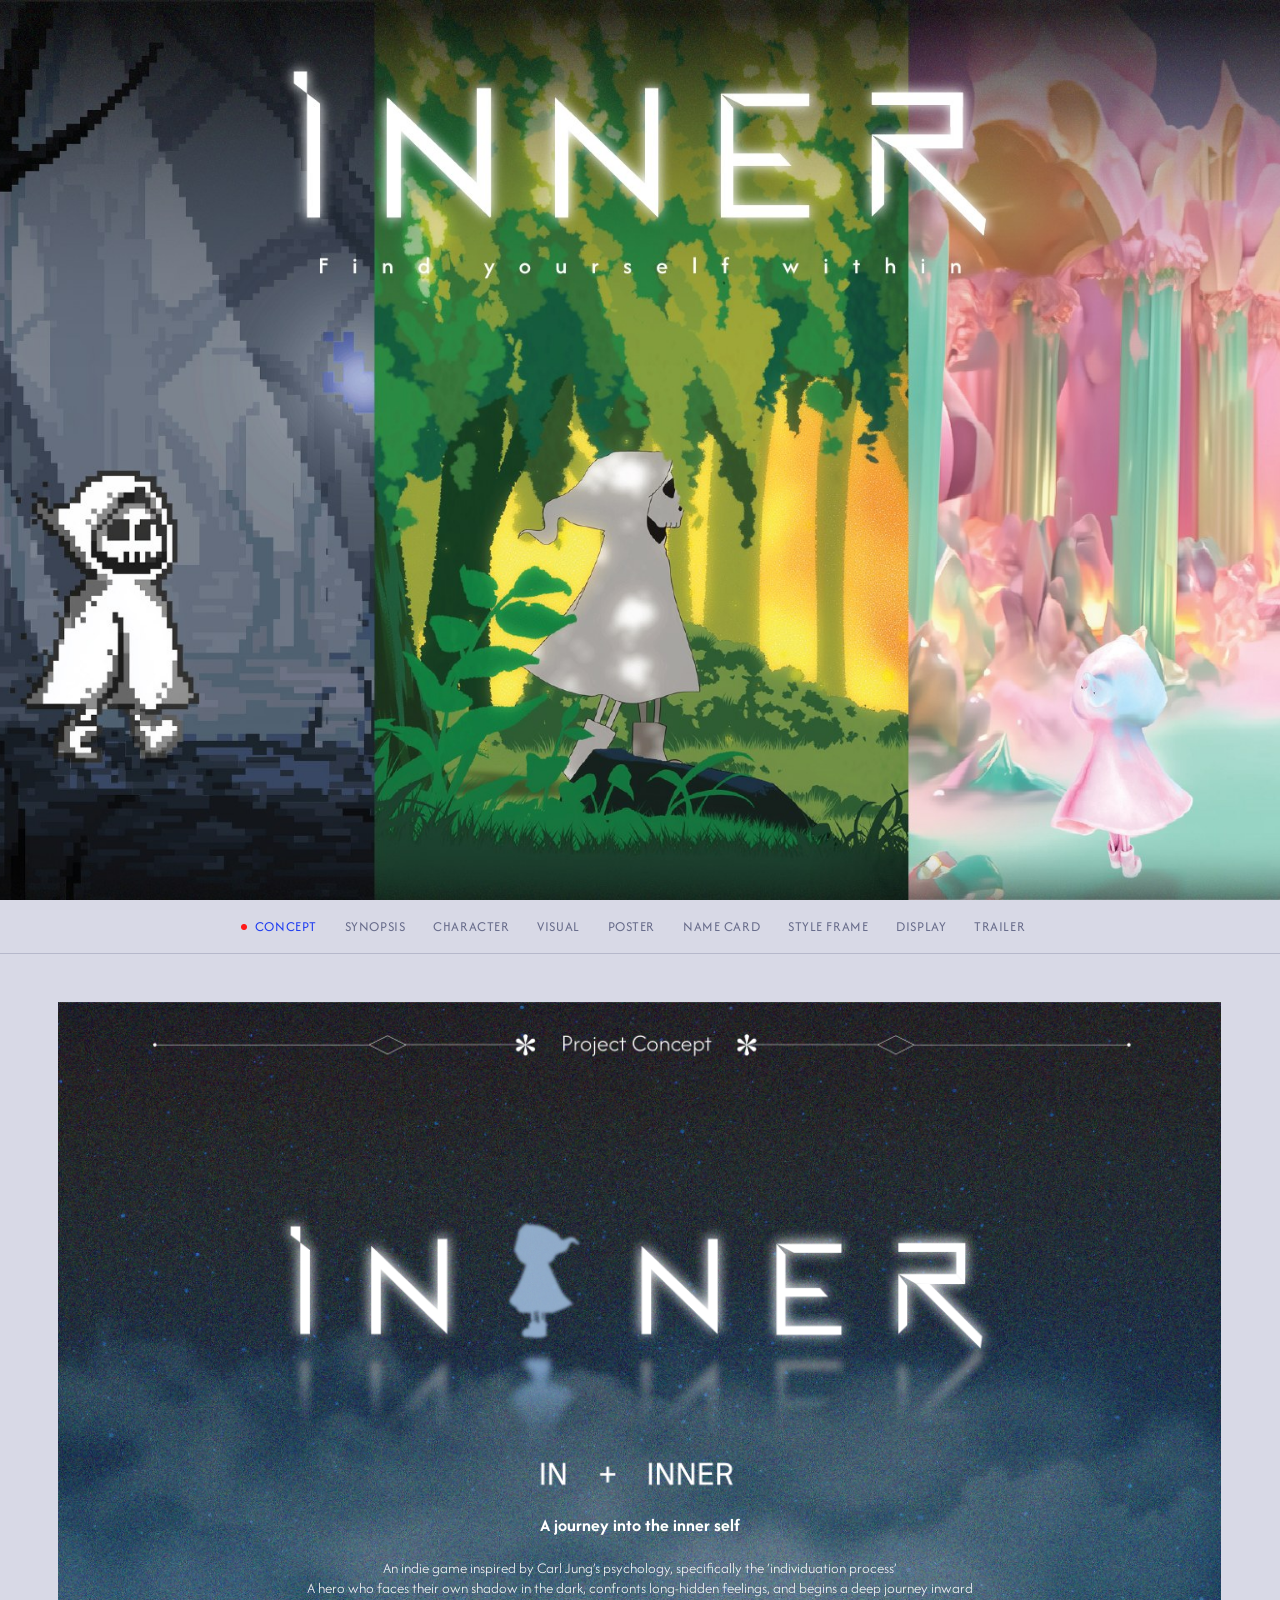
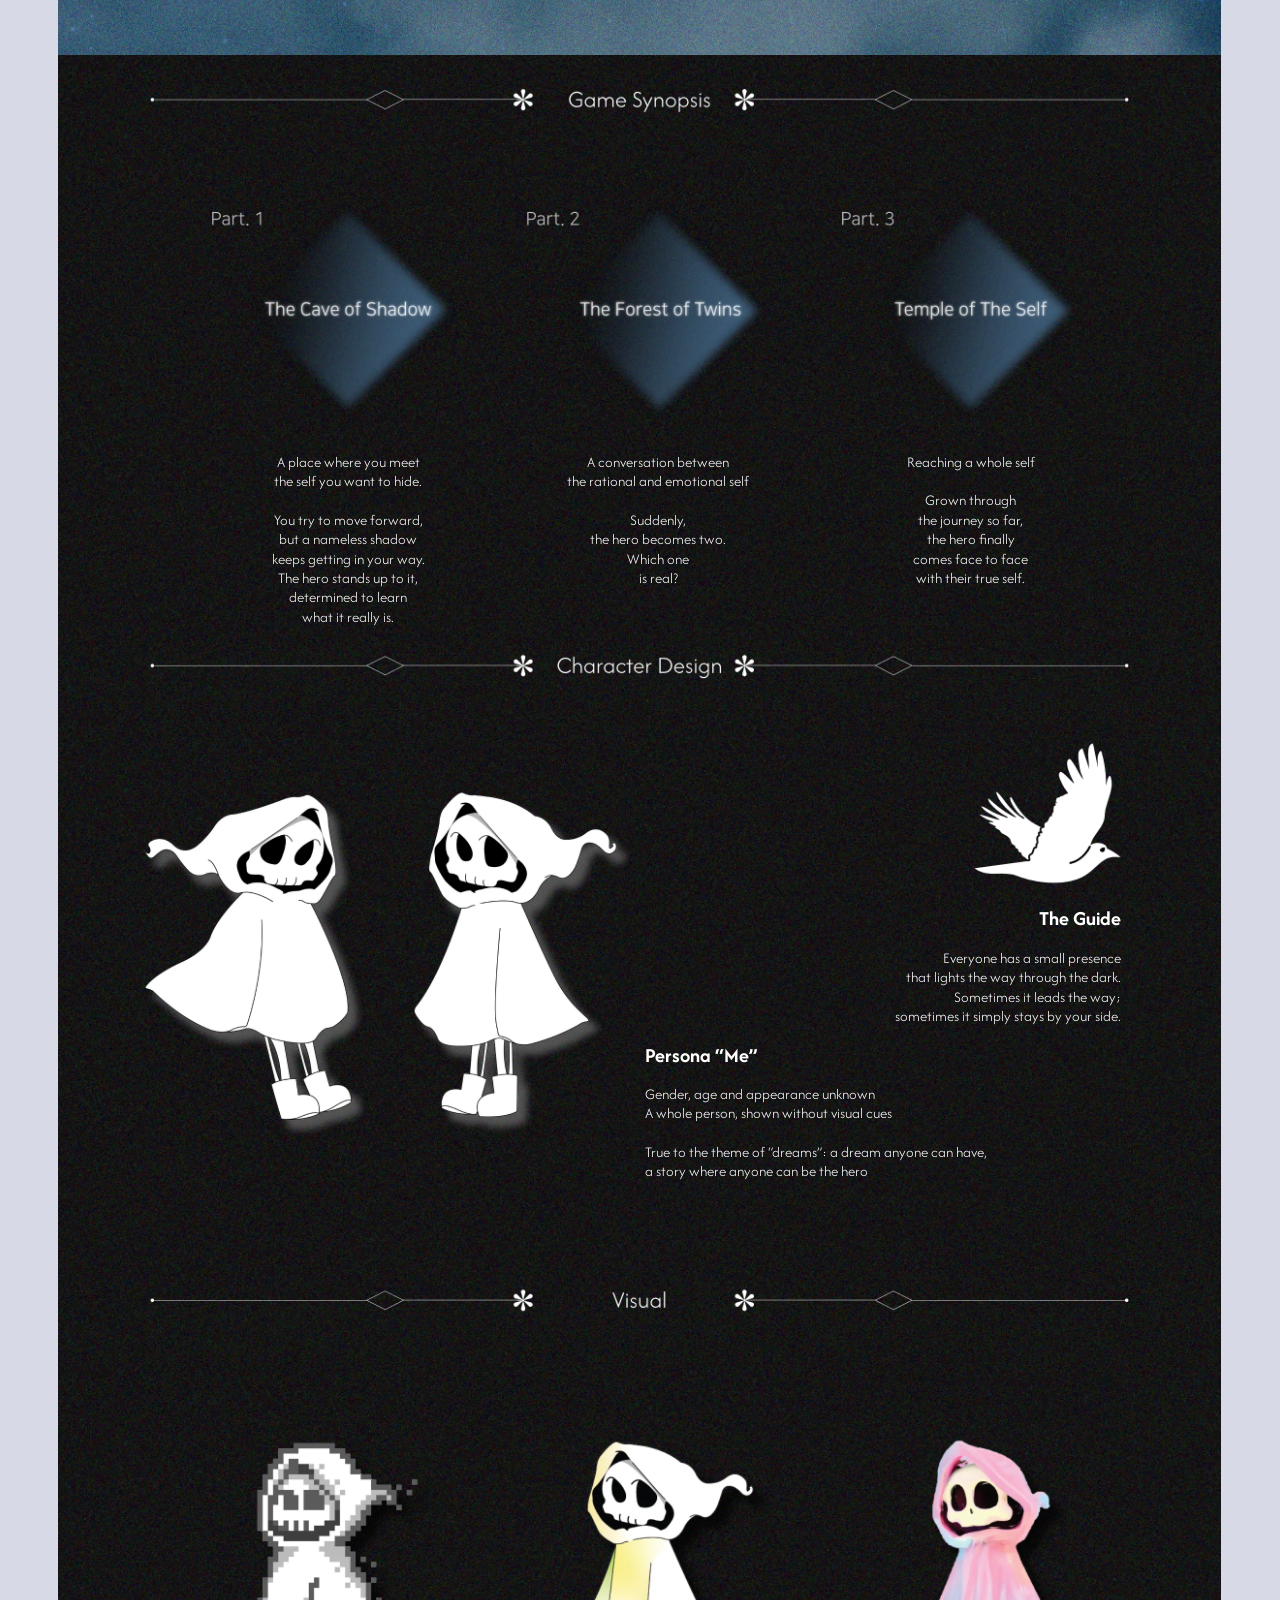
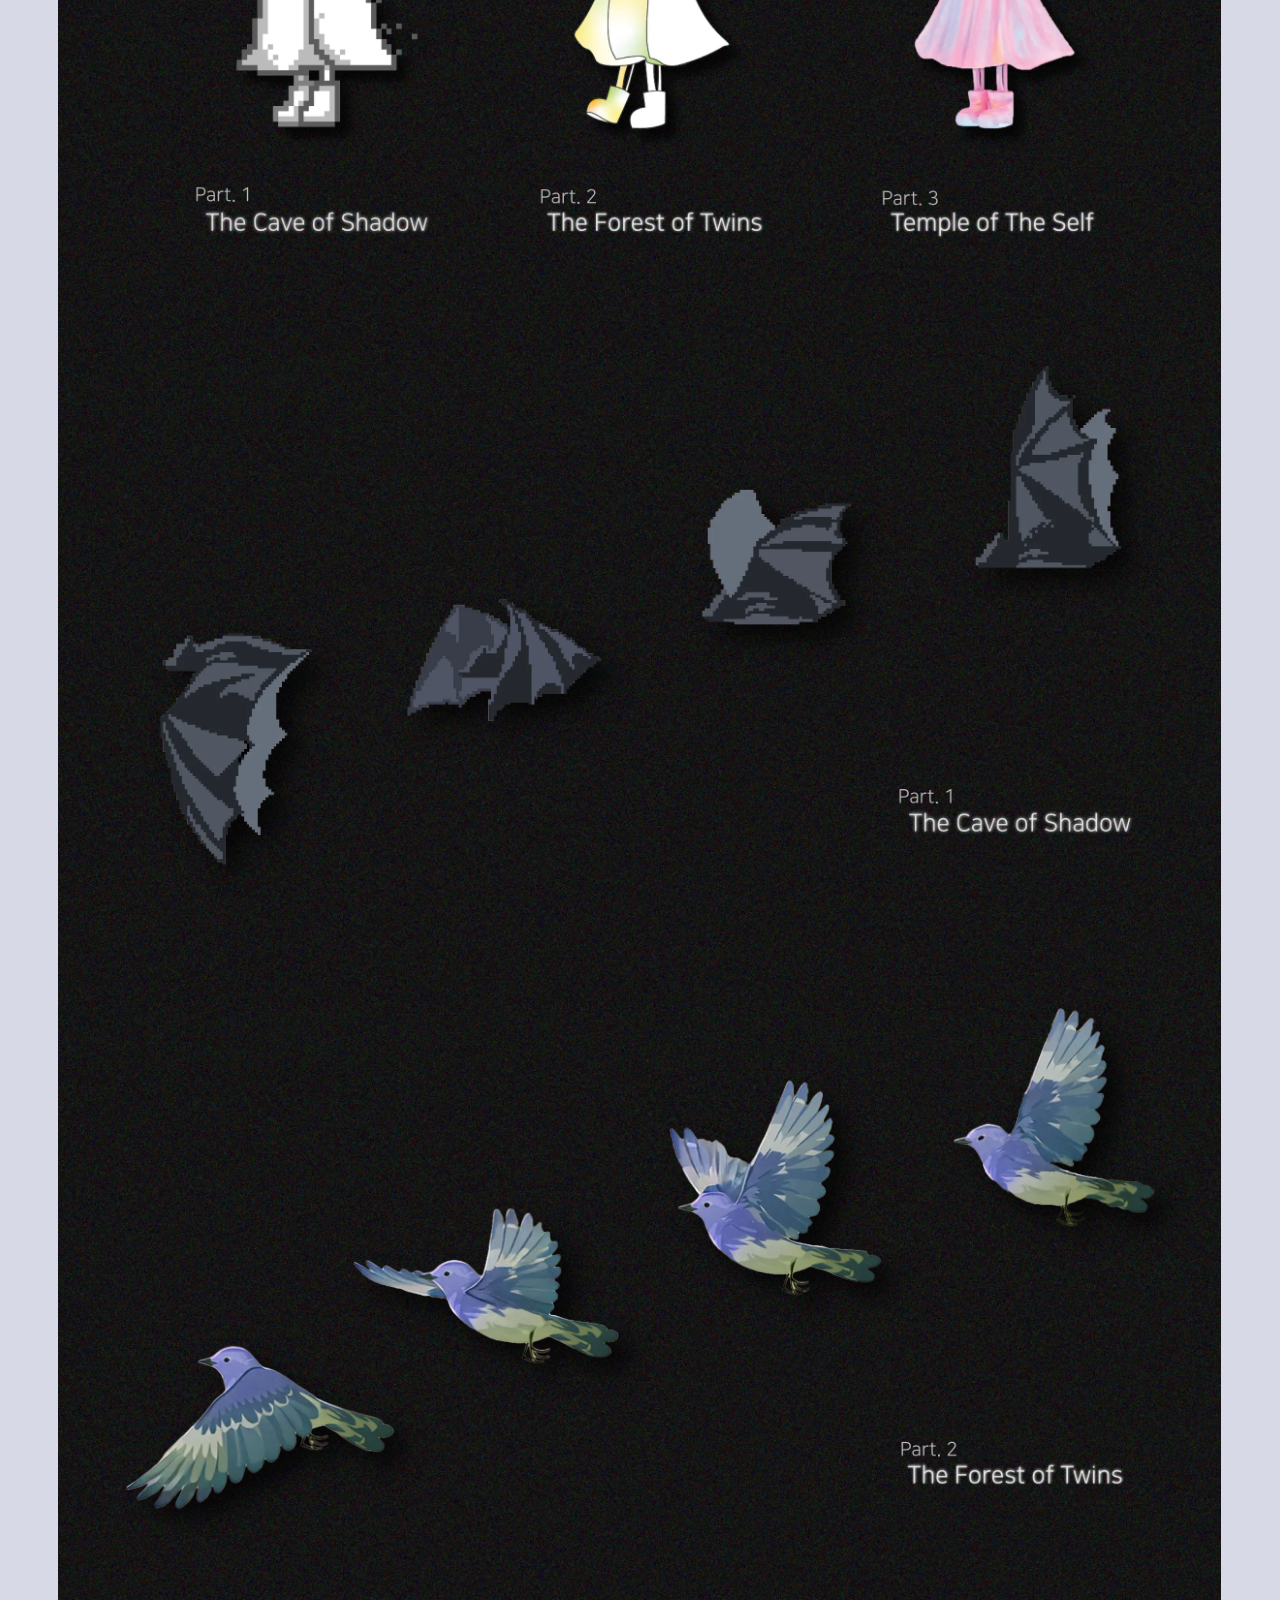
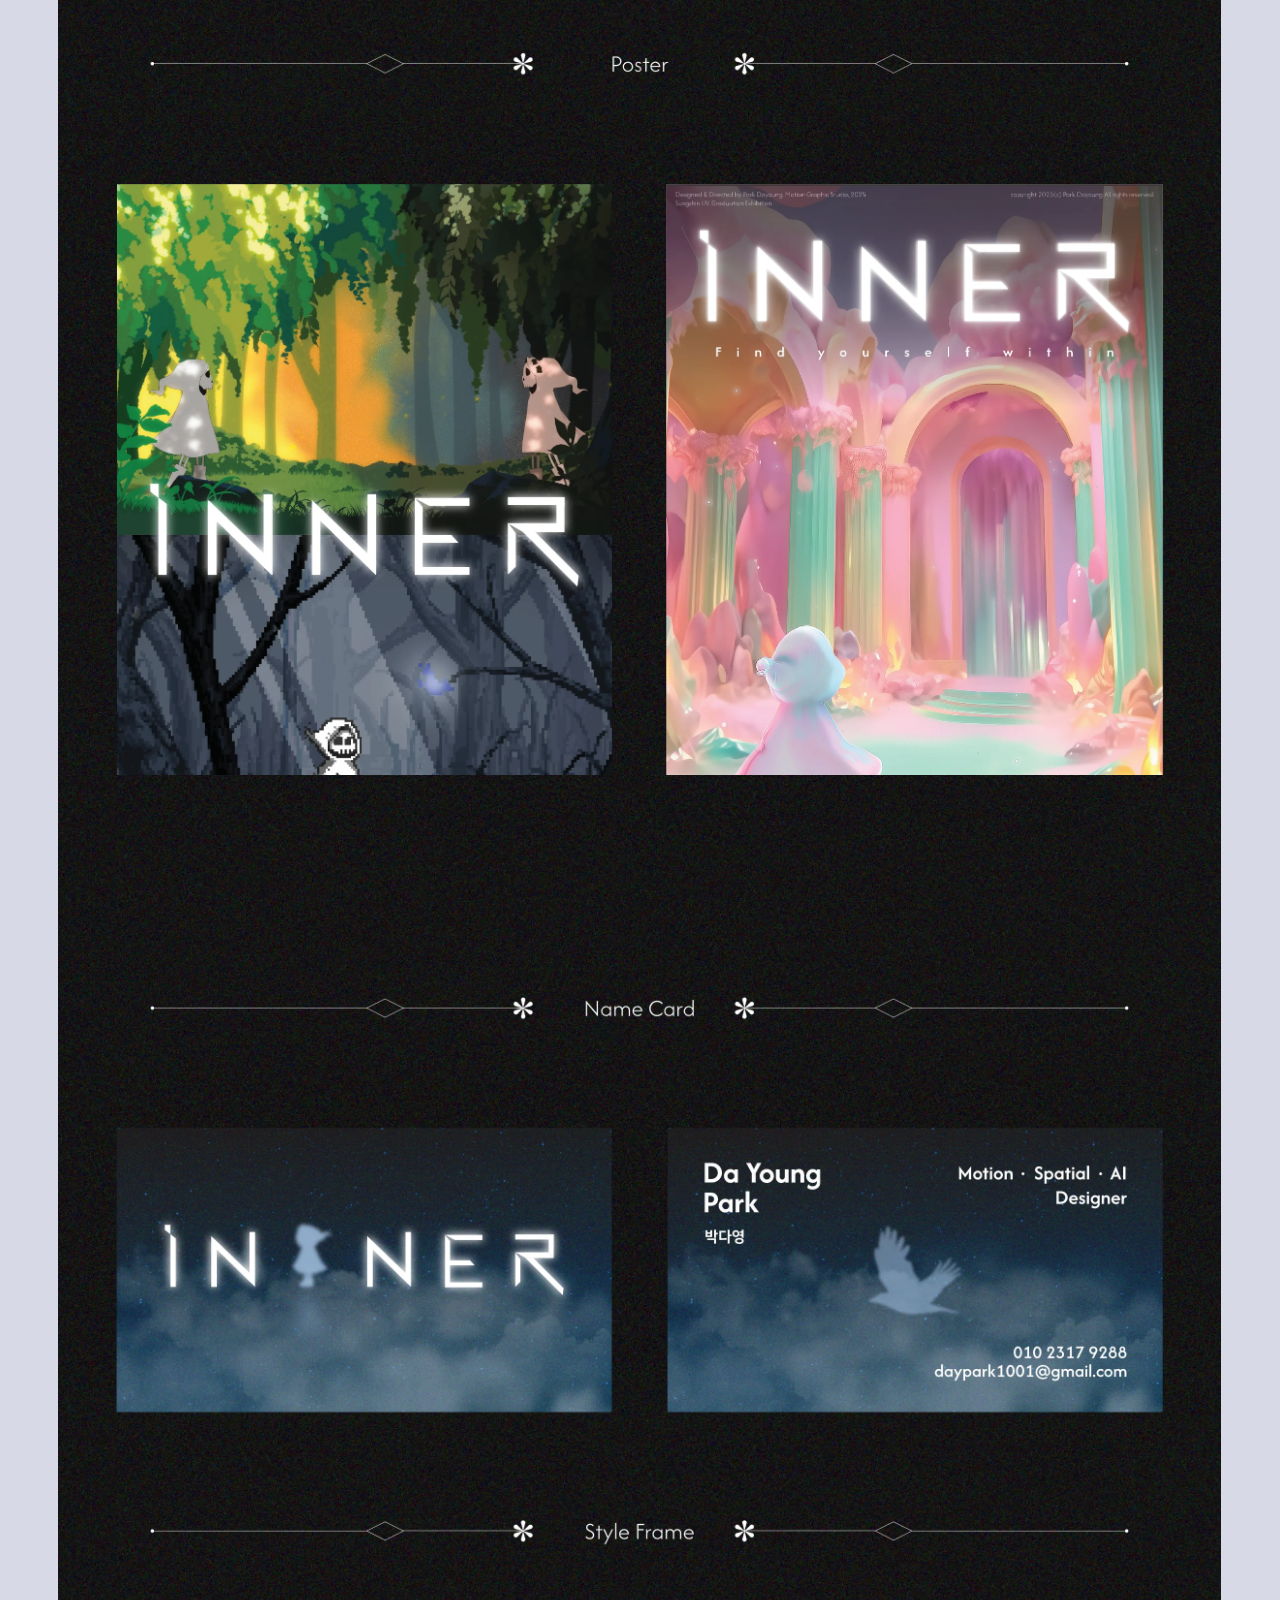
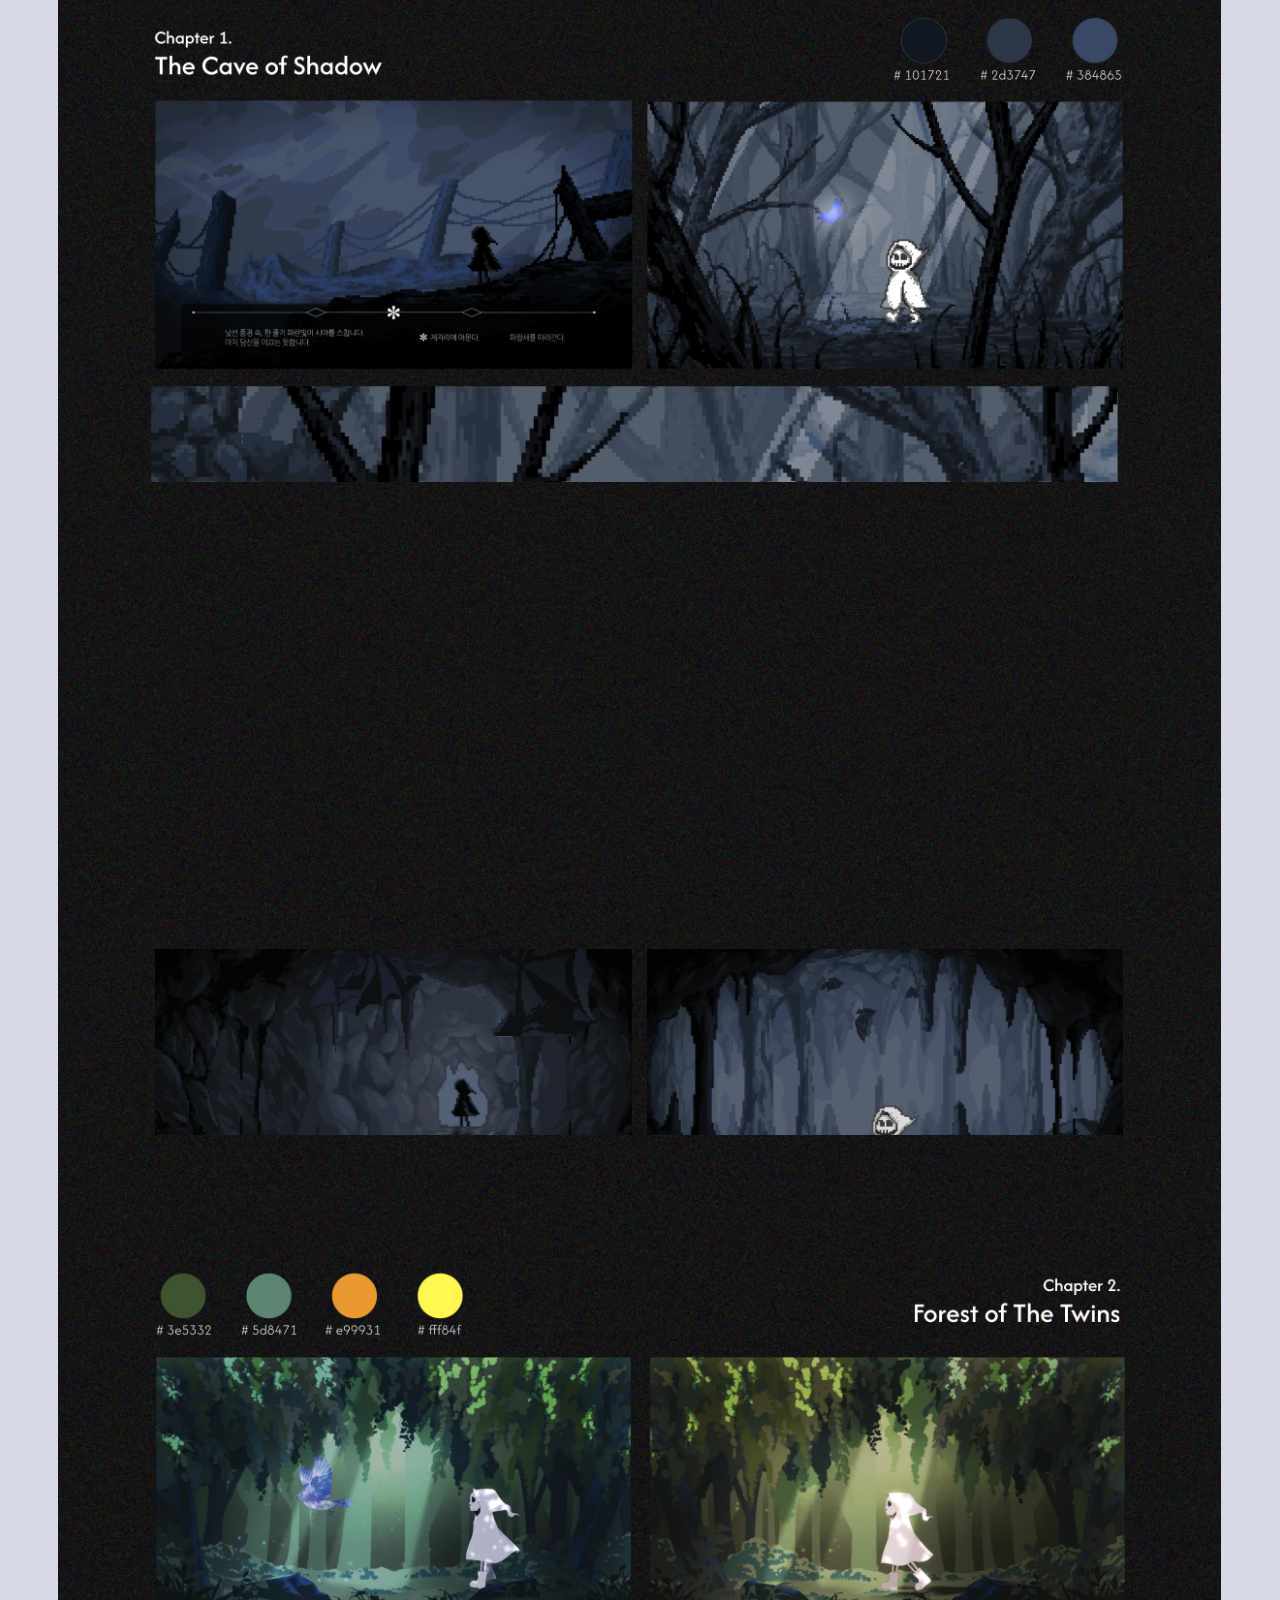
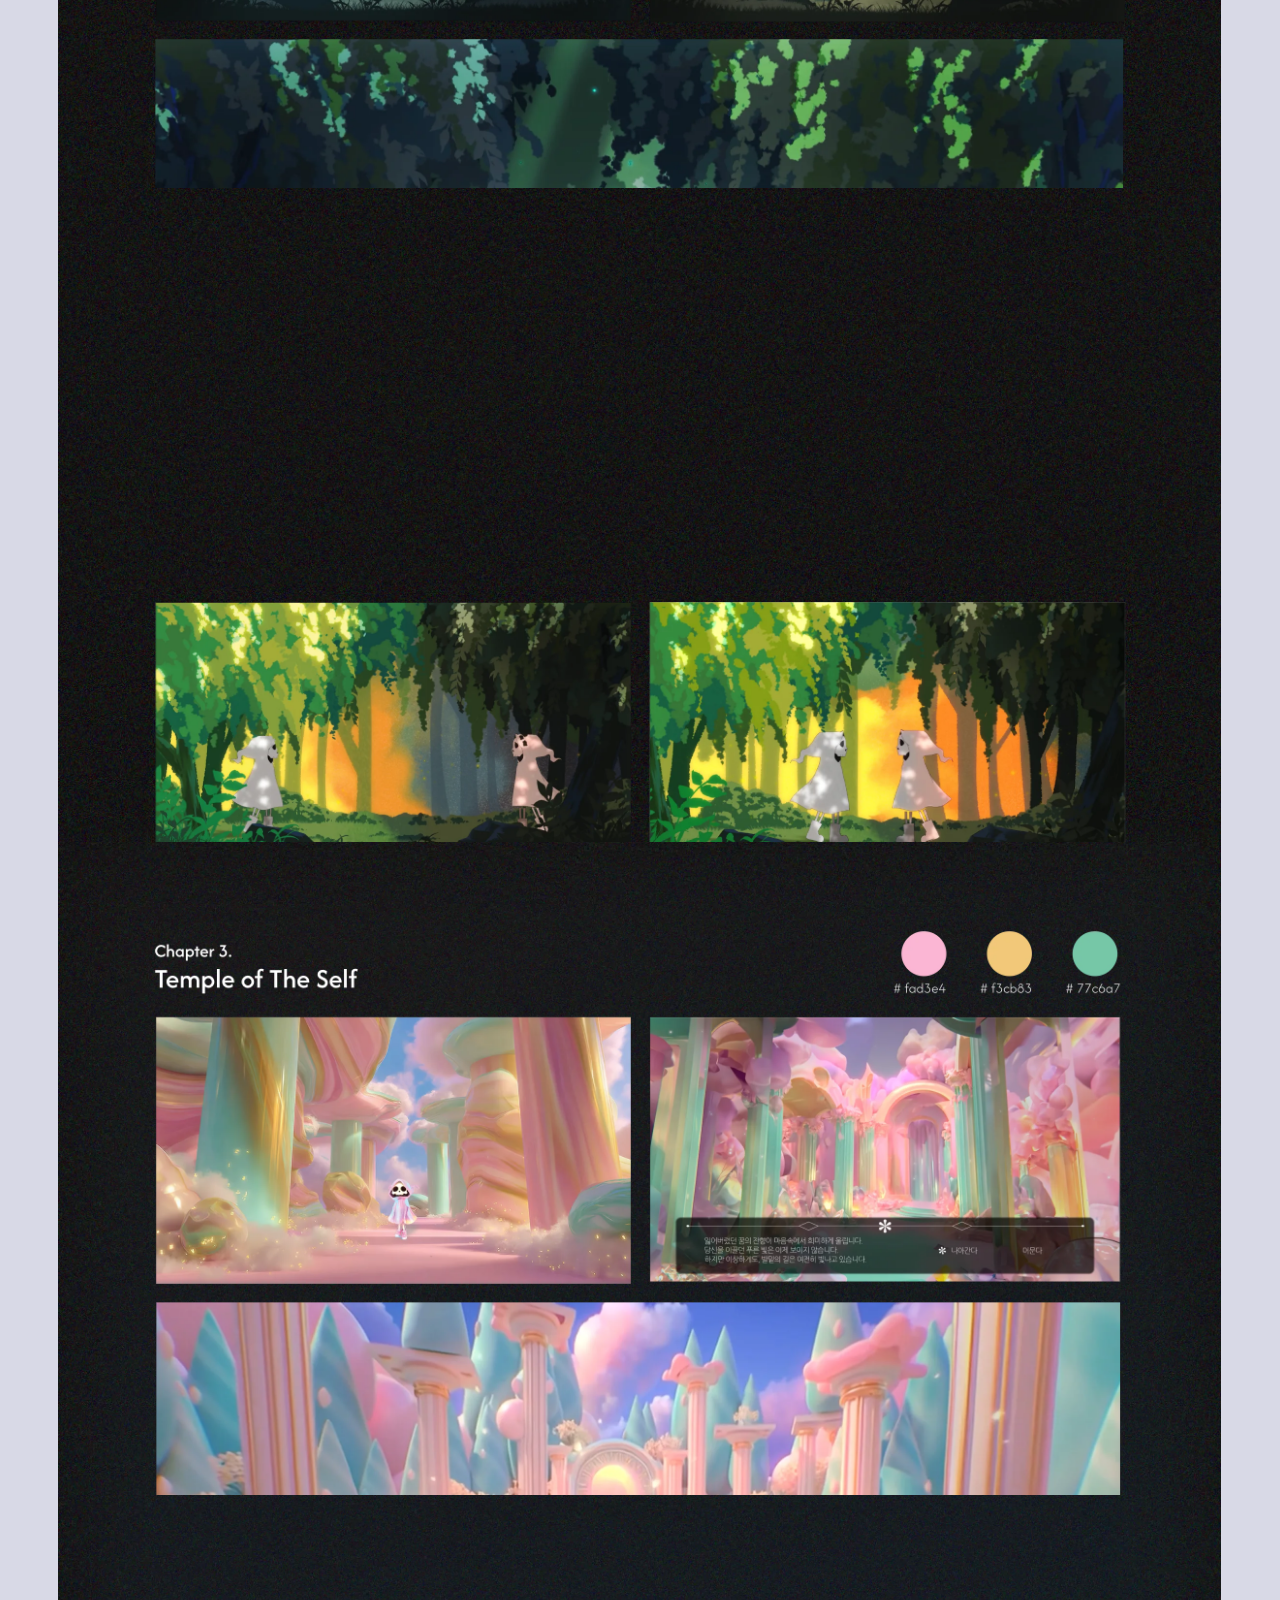
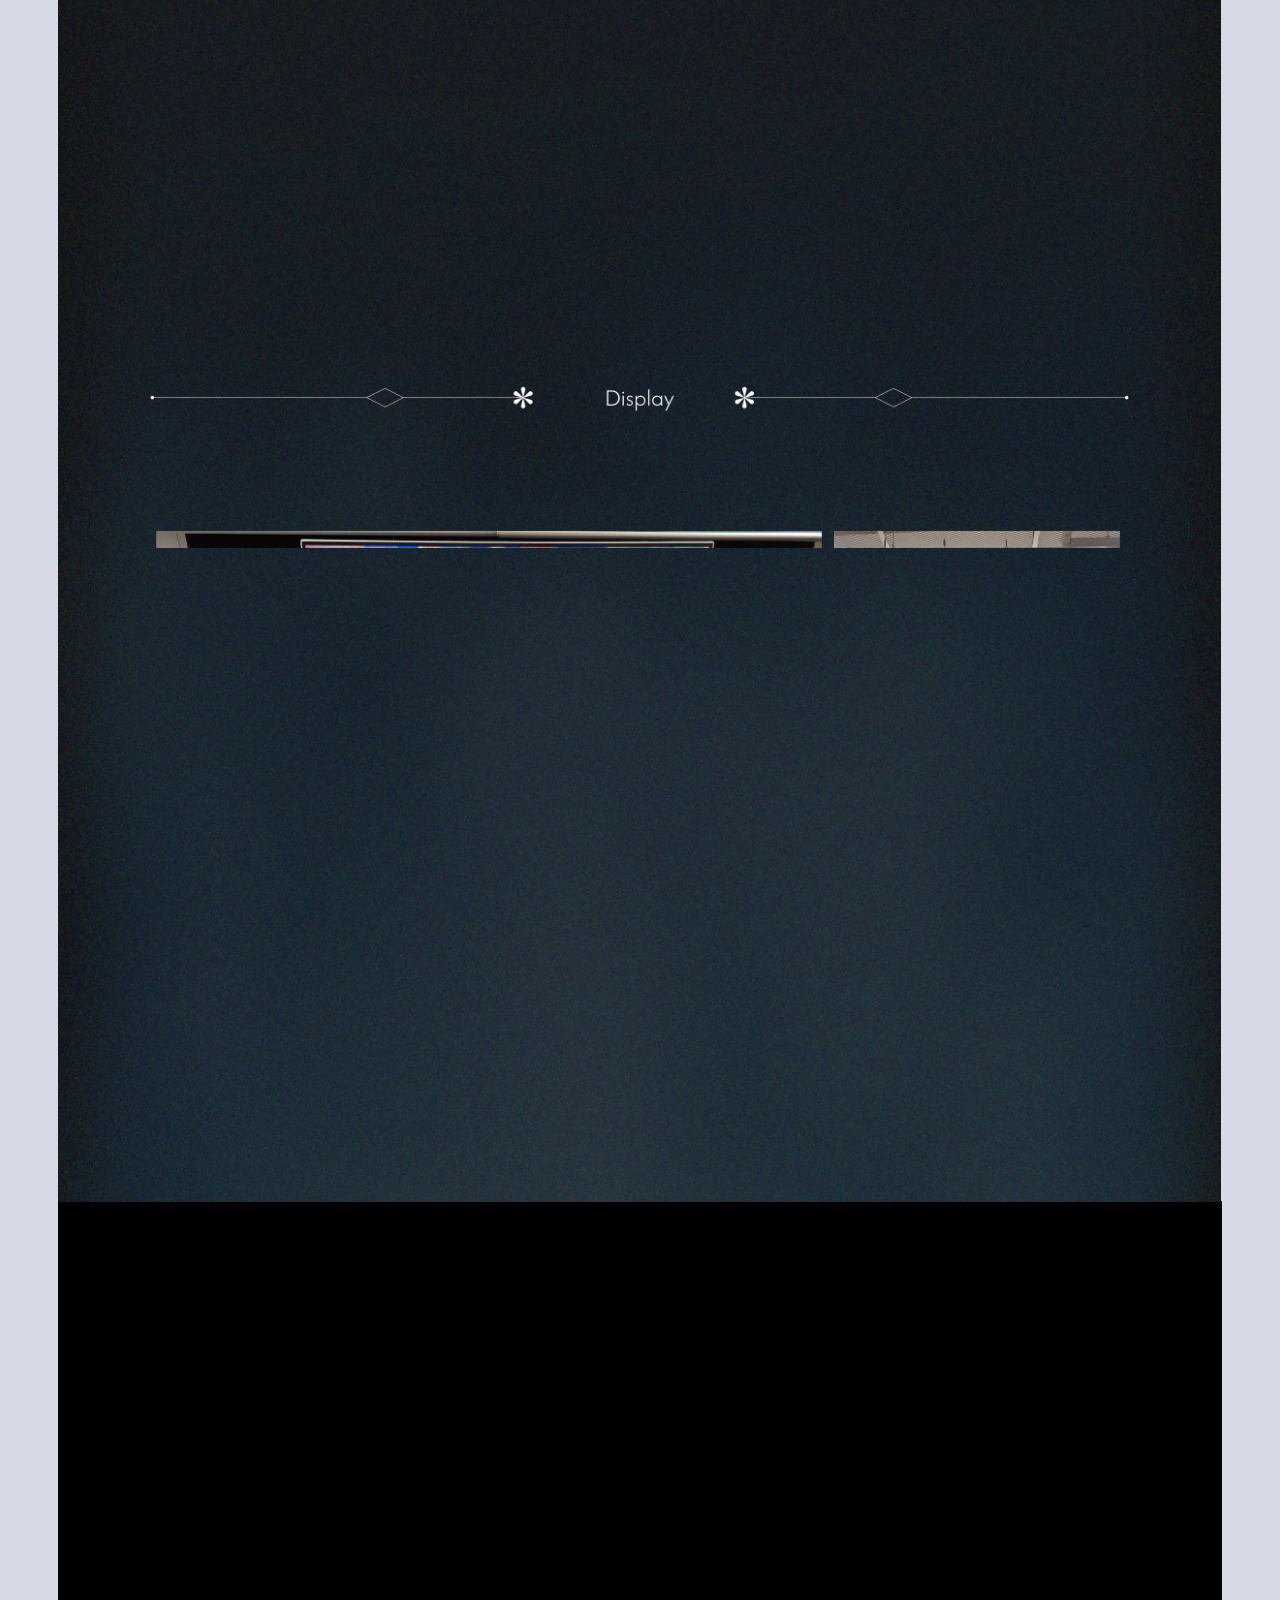
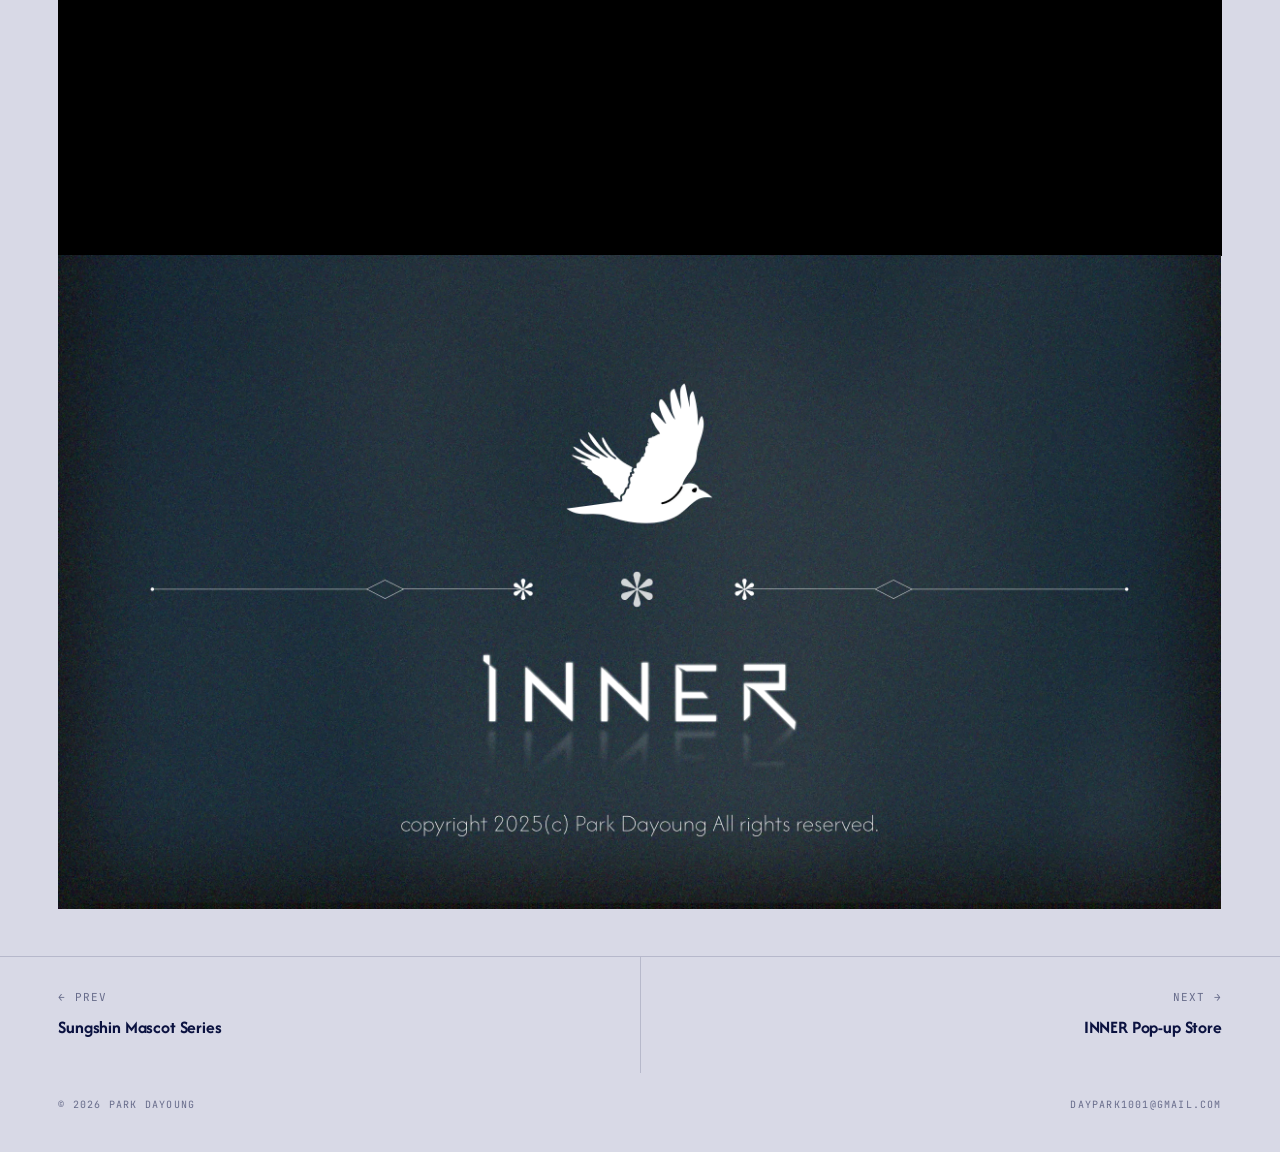
<file: works/01-inner-trailer.html>
<!DOCTYPE html>
<html lang="en">
<head>
<meta charset="UTF-8">
<meta name="viewport" content="width=device-width, initial-scale=1.0">
<title>Game 'INNER' — Trailer Video · Park Dayoung</title>
<link rel="preconnect" href="https://fonts.googleapis.com">
<link rel="preconnect" href="https://fonts.gstatic.com" crossorigin>
<link href="https://fonts.googleapis.com/css2?family=Afacad+Flux:wght@100..1000&family=Archivo:wght@500;700;900&family=Space+Grotesk:wght@400;500;600;700&family=JetBrains+Mono:wght@400;500&display=swap" rel="stylesheet">
<link rel="stylesheet" href="works.css">
</head>
<body>
<div class="cursor is-out"></div>
<div class="cursor-dot is-out"></div>

<!-- cover: key visual, artboard 18 of 웹도록 시안.ai; top bar sits below it -->
<img class="wkv" src="images/01/keyvisual.jpg" width="1920" height="1080" alt="INNER key visual — Find yourself within">

<header class="wtop wtop-fixed is-hidden">
  <a class="wtop-back" href="../index.html#works">← Index</a>
  <div class="wtop-name">Park Dayoung</div>
</header>

<nav class="wtoc">
  <a href="#concept">Concept</a>
  <a href="#synopsis">Synopsis</a>
  <a href="#character">Character</a>
  <a href="#visual">Visual</a>
  <a href="#poster">Poster</a>
  <a href="#namecard">Name Card</a>
  <a href="#styleframe">Style Frame</a>
  <a href="#display">Display</a>
  <a href="#trailer">Trailer</a>
</nav>

<main class="wslides">
  <!-- each slide: background + everything on it as one cut-out layer, rebuilt from the Illustrator file -->
  <div class="wslide" id="concept">
    <img src="images/01/s01/bg.webp" width="1920" height="1080" loading="eager" alt="">
    <img class="wfg" src="images/01/s01/fg.webp" width="1920" height="1080" loading="eager" alt="INNER project slide 1">
    <p class="wfg wtext" style="width: 100%; top: 78.6%; text-align: center; line-height: calc(34 / 1920 * 100cqw)"><b style="font-size: calc(30 / 1920 * 100cqw); font-weight: 700">A journey into the inner self</b><br><br>An indie game inspired by Carl Jung&rsquo;s psychology, specifically the &lsquo;individuation process&rsquo;<br>A hero who faces their own shadow in the dark, confronts long-hidden feelings, and begins a deep journey inward</p>
  </div>
  <div class="wslide" id="synopsis">
    <img src="images/01/bg.webp" width="1920" height="1080" loading="lazy" alt="">
    <img class="wfg" src="images/01/s02/fg-en.webp" width="1920" height="1080" loading="lazy" alt="INNER project slide 2">
    <!-- copy set as live text over the artwork, in artboard units (see .wtext) -->
    <p class="wfg wtext" style="left: 12.45%; top: 60.88%; width: 25%; text-align: center">A place where you meet<br>the self you want to hide.<br><br>You try to move forward,<br>but a nameless shadow<br>keeps getting in your way.<br>The hero stands up to it,<br>determined to learn<br>what it really is.</p>
    <p class="wfg wtext" style="left: 39.11%; top: 60.88%; width: 25%; text-align: center">A conversation between<br>the rational and emotional self<br><br>Suddenly,<br>the hero becomes two.<br>Which one<br>is real?</p>
    <p class="wfg wtext" style="left: 65.99%; top: 60.88%; width: 25%; text-align: center">Reaching a whole self<br><br>Grown through<br>the journey so far,<br>the hero finally<br>comes face to face<br>with their true self.</p>
  </div>
  <span class="wanchor" id="character" style="--up: 7.2%"></span>
  <div class="wslide">
    <img src="images/01/bg.webp" width="1920" height="1080" loading="lazy" alt="">
    <img class="wfg" src="images/01/s03/fg-en.webp" width="1920" height="1080" loading="lazy" alt="INNER project slide 3">
    <h3 class="wfg wtext wtext-title" style="left: auto; right: 8.65%; top: 30.69%; text-align: right">The Guide</h3>
    <p class="wfg wtext" style="left: auto; right: 8.65%; top: 36.72%; text-align: right">Everyone has a small presence<br>that lights the way through the dark.<br>Sometimes it leads the way;<br>sometimes it simply stays by your side.</p>
    <h3 class="wfg wtext wtext-title" style="left: 50.47%; top: 51.6%">Persona &ldquo;Me&rdquo;</h3>
    <p class="wfg wtext" style="left: 50.47%; top: 57.5%">Gender, age and appearance unknown<br>A whole person, shown without visual cues<br><br>True to the theme of &ldquo;dreams&rdquo;: a dream anyone can have,<br>a story where anyone can be the hero</p>
  </div>
  <span class="wanchor" id="visual" style="--up: 7.6%"></span>
  <div class="wslide">
    <img src="images/01/bg.webp" width="1920" height="1080" loading="lazy" alt="">
    <img class="wfg" src="images/01/s04/fg.webp" width="1920" height="1080" loading="lazy" alt="INNER project slide 4">
  </div>
  <div class="wslide wlayers">
    <img src="images/01/bg.webp" width="1920" height="1080" loading="lazy" alt="">
    <img class="wfg" src="images/01/s05/fg.webp" width="1920" height="1080" loading="lazy" alt="INNER project slide 5 — Part 1 The Cave of Shadow">
    <img class="wlayer" src="images/01/s05/bat1.webp" style="left: 8.17%; top: 32.3%; width: 16.38%; --depth: 1" alt="">
    <img class="wlayer" src="images/01/s05/bat2.webp" style="left: 29.58%; top: 27.48%; width: 19.96%; --depth: 0.6" alt="">
    <img class="wlayer" src="images/01/s05/bat3.webp" style="left: 55.04%; top: 10.52%; width: 15.92%; --depth: 1.3" alt="">
    <img class="wlayer" src="images/01/s05/bat4.webp" style="left: 78.58%; top: -7.7%; width: 15.67%; --depth: 0.8" alt=""><!-- pokes up into slide 4, as in the artboards -->
  </div>
  <div class="wslide wlayers">
    <img src="images/01/bg.webp" width="1920" height="1080" loading="lazy" alt="">
    <img class="wfg" src="images/01/s06/fg.webp" width="1920" height="1080" loading="lazy" alt="INNER project slide 6 — Part 2 The Forest of Twins">
    <img class="wlayer" src="images/01/s06/bird1.webp" style="left: 5.67%; top: 41.41%; width: 26.17%; --depth: 1.2" alt="">
    <img class="wlayer" src="images/01/s06/bird4.webp" style="left: 25.21%; top: 20.67%; width: 25.92%; --depth: 0.7" alt="">
    <img class="wlayer" src="images/01/s06/bird3.webp" style="left: 52.13%; top: 1.19%; width: 21.54%; --depth: 1" alt="">
    <img class="wlayer" src="images/01/s06/bird2.webp" style="left: 76.88%; top: -9.85%; width: 20.29%; --depth: 0.6" alt="">
  </div>
  <span class="wanchor" id="poster" style="--up: 6.8%"></span>
  <div class="wslide">
    <img src="images/01/bg.webp" width="1920" height="1080" loading="lazy" alt="">
    <img class="wfg" src="images/01/s07/fg.webp" width="1920" height="1080" loading="lazy" alt="INNER project slide 7">
    <img class="wfg" src="images/01/s07/piece1.webp" style="left: 4.96%; top: 9.41%; width: 42.79%" alt="">
    <img class="wfg" src="images/01/s07/piece2.webp" style="left: 52.21%; top: 9.41%; width: 42.88%" alt=""> <!-- pieces run on into the next slide, kept whole so they appear in one go -->
  </div>
  <div class="wslide">
    <img src="images/01/bg.webp" width="1920" height="1080" loading="lazy" alt="">
    <img class="wfg" src="images/01/s08/fg.webp" width="1920" height="1080" loading="lazy" alt="INNER project slide 8">
  </div>
  <span class="wanchor" id="namecard" style="--up: 38.8%"></span>
  <div class="wslide" id="styleframe">
    <img src="images/01/bg.webp" width="1920" height="1080" loading="lazy" alt="">
    <img class="wfg" src="images/01/s09/fg.webp" width="1920" height="1080" loading="lazy" alt="INNER project slide 9">
    <img class="wfg" src="images/01/s09/piece1.webp" style="left: 7.88%; top: 85.33%; width: 83.33%" alt="">
  </div>
  <div class="wslide">
    <img src="images/01/bg.webp" width="1920" height="1080" loading="lazy" alt="">
    <img class="wfg" src="images/01/s10/fg.webp" width="1920" height="1080" loading="lazy" alt="INNER project slide 10">
    <img class="wfg" src="images/01/s10/piece1.webp" style="left: 8.25%; top: 71.33%; width: 41.21%" alt="">
    <img class="wfg" src="images/01/s10/piece2.webp" style="left: 50.54%; top: 71.33%; width: 41.13%" alt="">
  </div>
  <div class="wslide">
    <img src="images/01/bg.webp" width="1920" height="1080" loading="lazy" alt="">
    <img class="wfg" src="images/01/s11/fg.webp" width="1920" height="1080" loading="lazy" alt="INNER project slide 11">
    <img class="wfg" src="images/01/s11/piece1.webp" style="left: 8.21%; top: 77.04%; width: 83.46%" alt="">
  </div>
  <div class="wslide">
    <img src="images/01/bg.webp" width="1920" height="1080" loading="lazy" alt="">
    <img class="wfg" src="images/01/s12/fg.webp" width="1920" height="1080" loading="lazy" alt="INNER project slide 12">
    <img class="wfg" src="images/01/s12/piece1.webp" style="left: 6.92%; top: 63.26%; width: 86.08%" alt="">
  </div>
  <div class="wslide">
    <img src="images/01/s13/bg.webp" width="1920" height="1080" loading="lazy" alt="">
    <img class="wfg" src="images/01/s13/fg.webp" width="1920" height="1080" loading="lazy" alt="INNER project slide 13">
    <img class="wfg" src="images/01/s13/piece1.webp" style="left: 8.33%; top: 70.22%; width: 83.04%" alt="">
  </div>
  <div class="wslide">
    <img src="images/01/s14/bg.webp" width="1920" height="1080" loading="lazy" alt="">
    <img class="wfg" src="images/01/s14/fg.webp" width="1920" height="1080" loading="lazy" alt="INNER project slide 14">
    <img class="wfg" src="images/01/s14/piece1.webp" style="left: 8.33%; top: 97.26%; width: 57.46%" alt="">
    <img class="wfg" src="images/01/s14/piece2.webp" style="left: 66.63%; top: 97.26%; width: 24.79%" alt="">
  </div>
  <span class="wanchor" id="display" style="--up: 15.2%"></span>
  <div class="wslide">
    <img src="images/01/s15/bg.webp" width="1920" height="1080" loading="lazy" alt="">
    <img class="wfg" src="images/01/s15/fg.webp" width="1920" height="1080" loading="lazy" alt="INNER project slide 15">
  </div>
  <div class="wvideo" id="trailer"><iframe src="https://player.vimeo.com/video/1129815164?dnt=1" title="INNER trailer video" loading="lazy" allow="autoplay; fullscreen; picture-in-picture" allowfullscreen></iframe></div>
  <div class="wslide">
    <img src="images/01/s16/bg.webp" width="1920" height="1080" loading="lazy" alt="">
    <img class="wfg" src="images/01/s16/fg.webp" width="1920" height="1080" loading="lazy" alt="INNER project slide 16">
  </div>
</main>

<footer class="wnav">
  <a class="wnav-prev" href="11-sungshin-mascot.html">← Prev<span class="title">Sungshin Mascot Series</span></a>
  <a class="wnav-next" href="02-inner-popup.html">Next →<span class="title">INNER Pop-up Store</span></a>
</footer>
<div class="wfoot">
  <div>© 2026 Park Dayoung</div>
  <div>daypark1001@gmail.com</div>
</div>

<script src="works.js"></script>
</body>
</html>
</file>
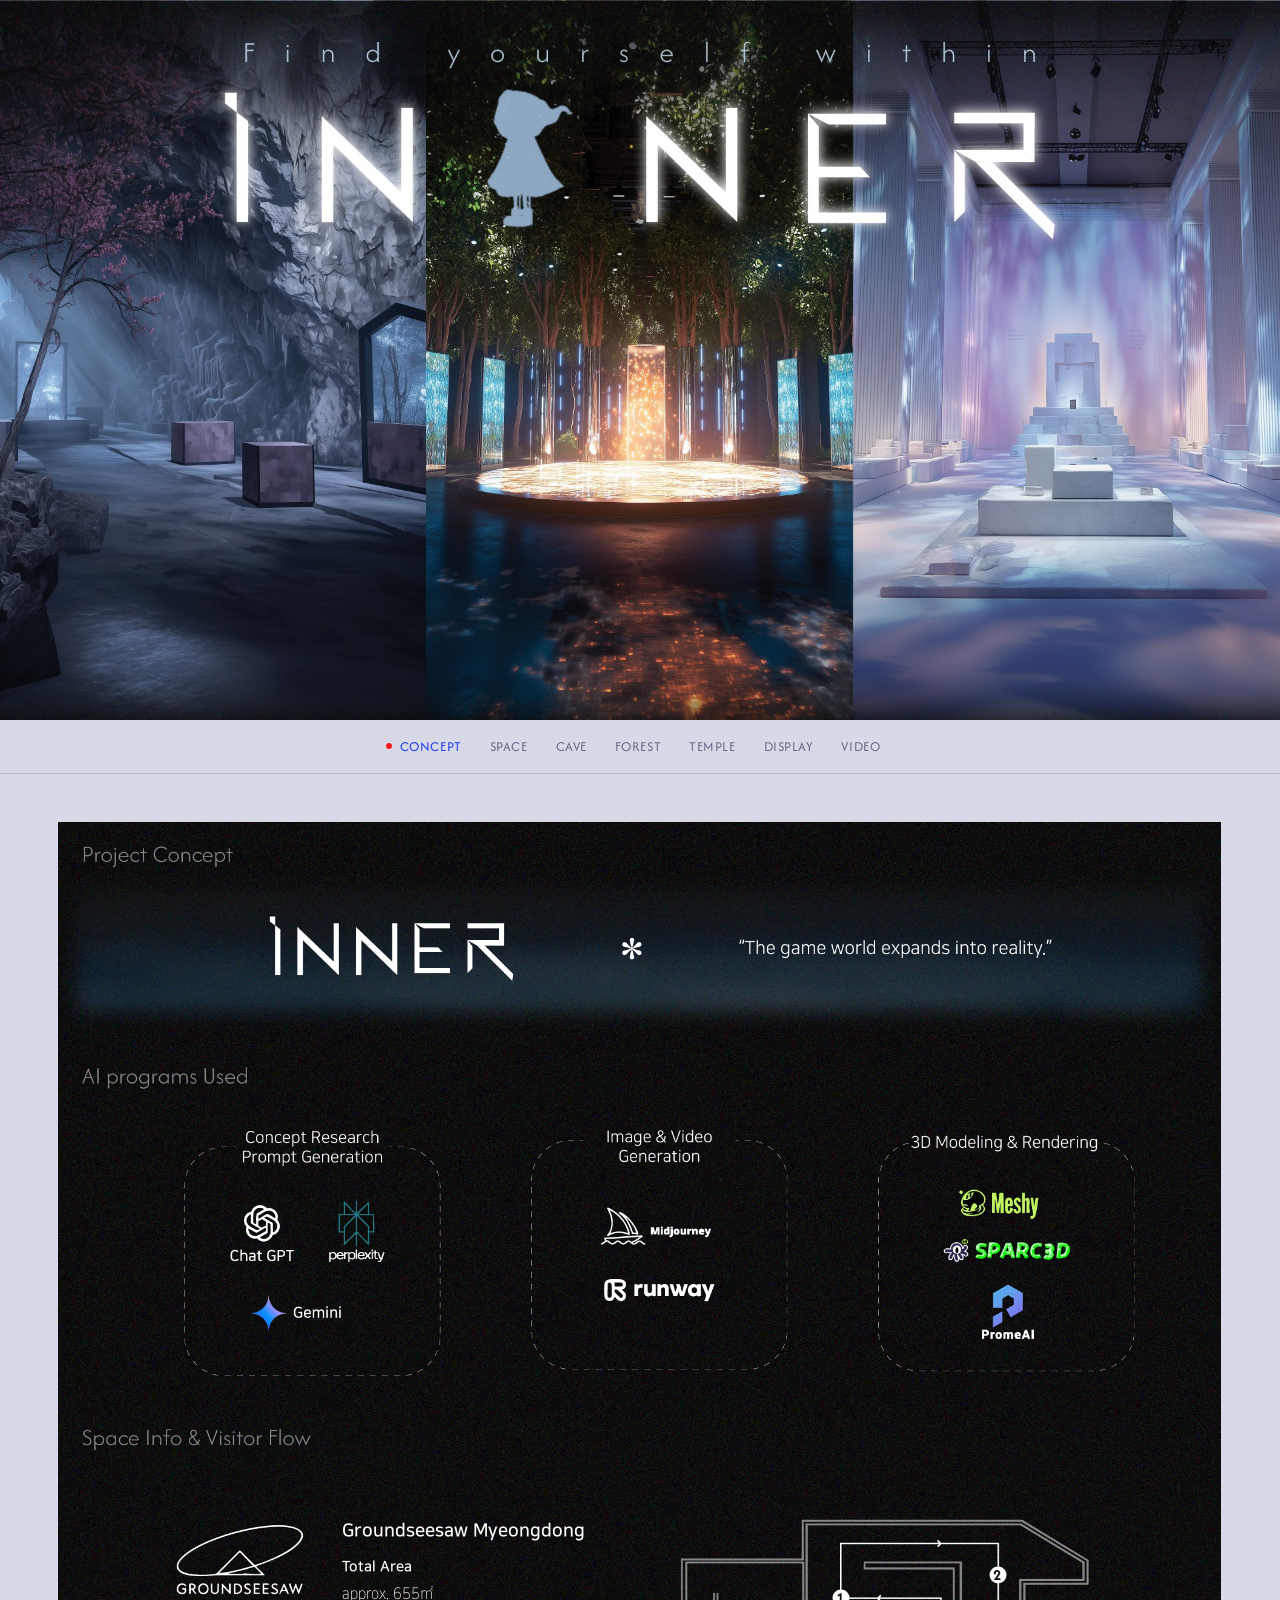
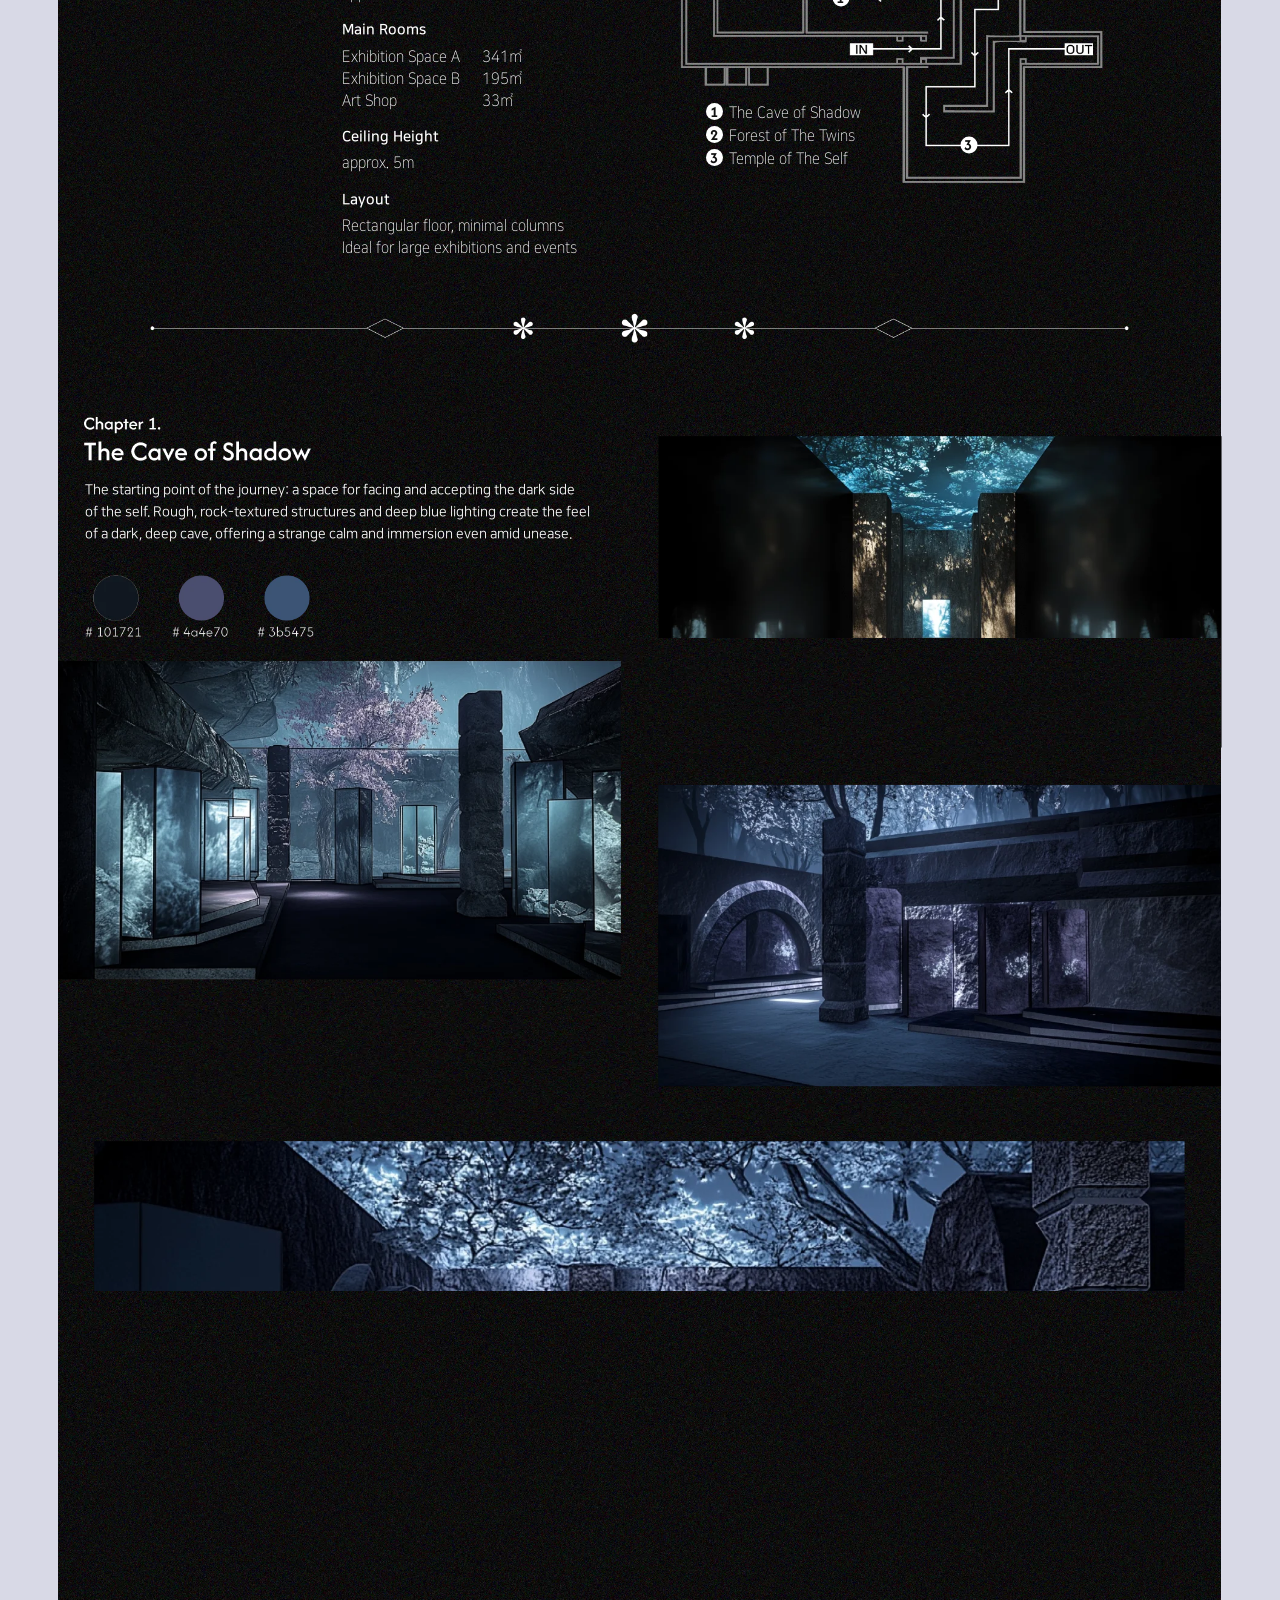
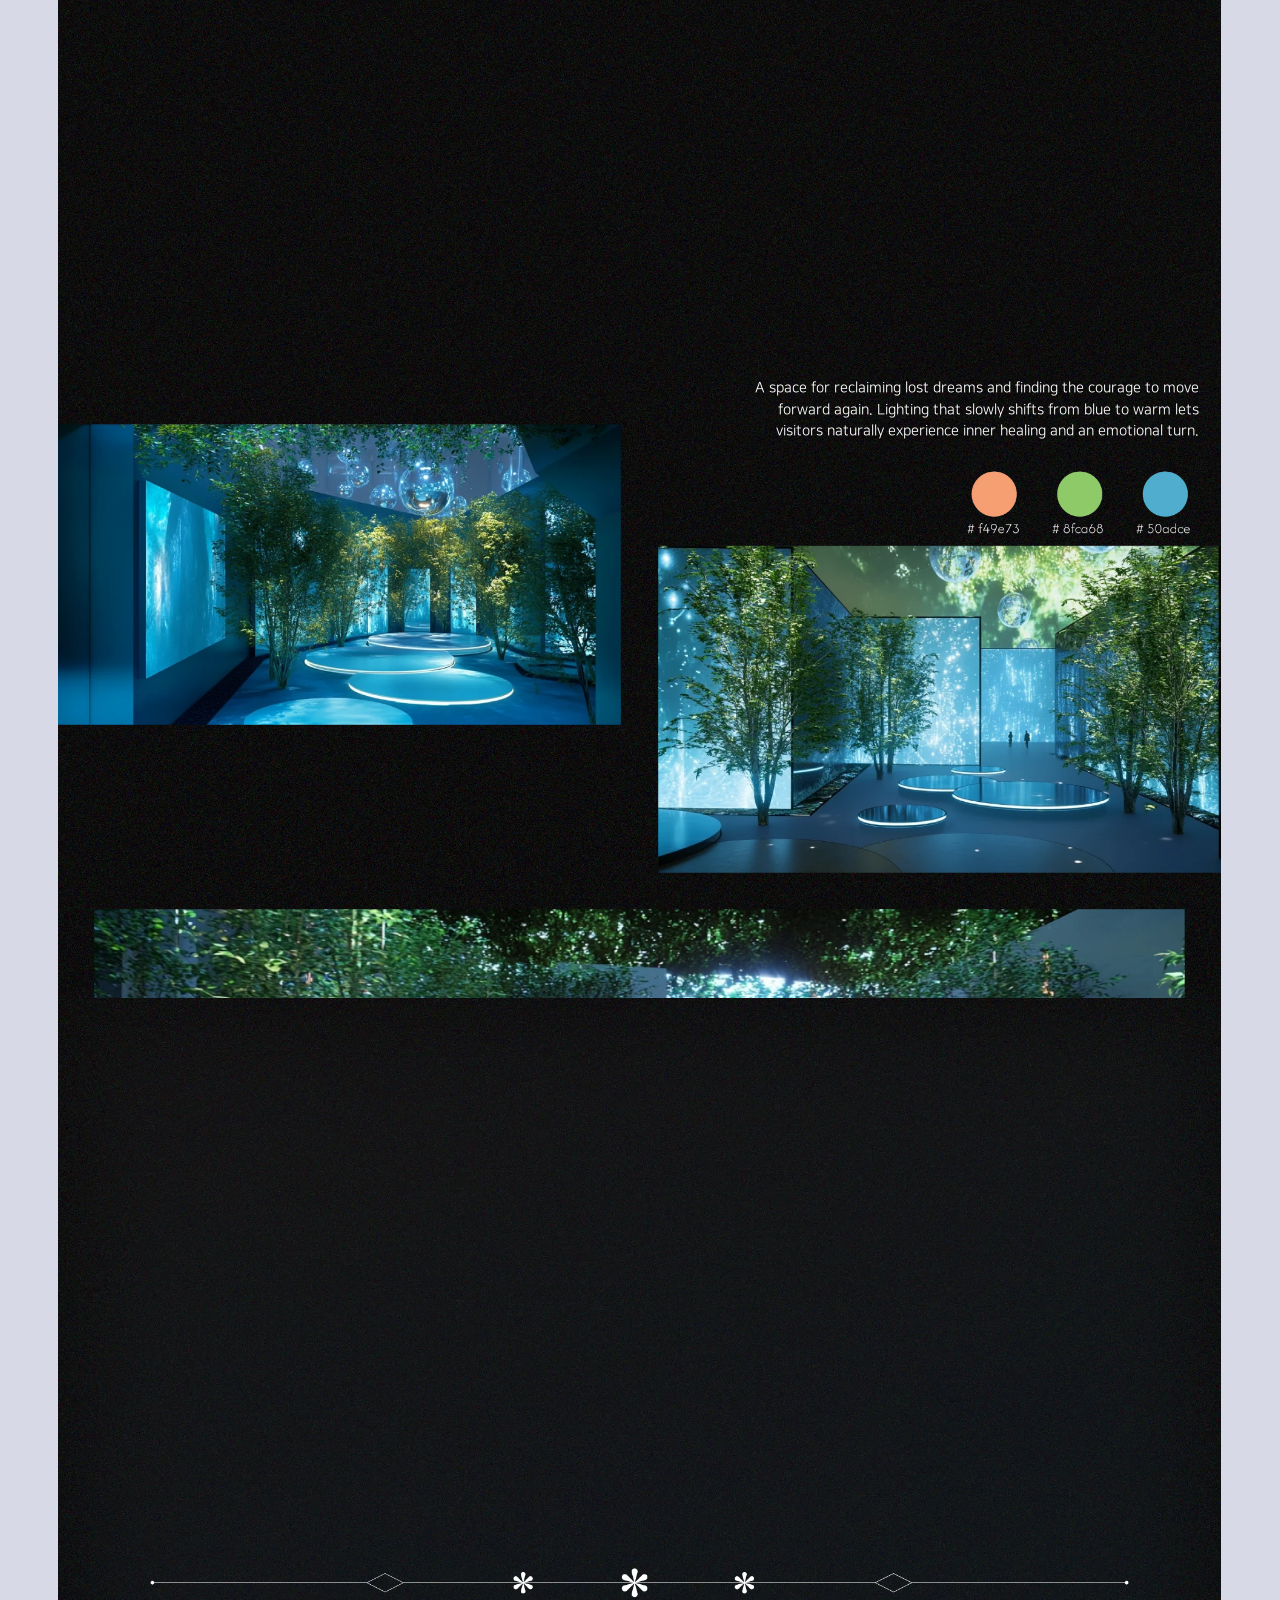
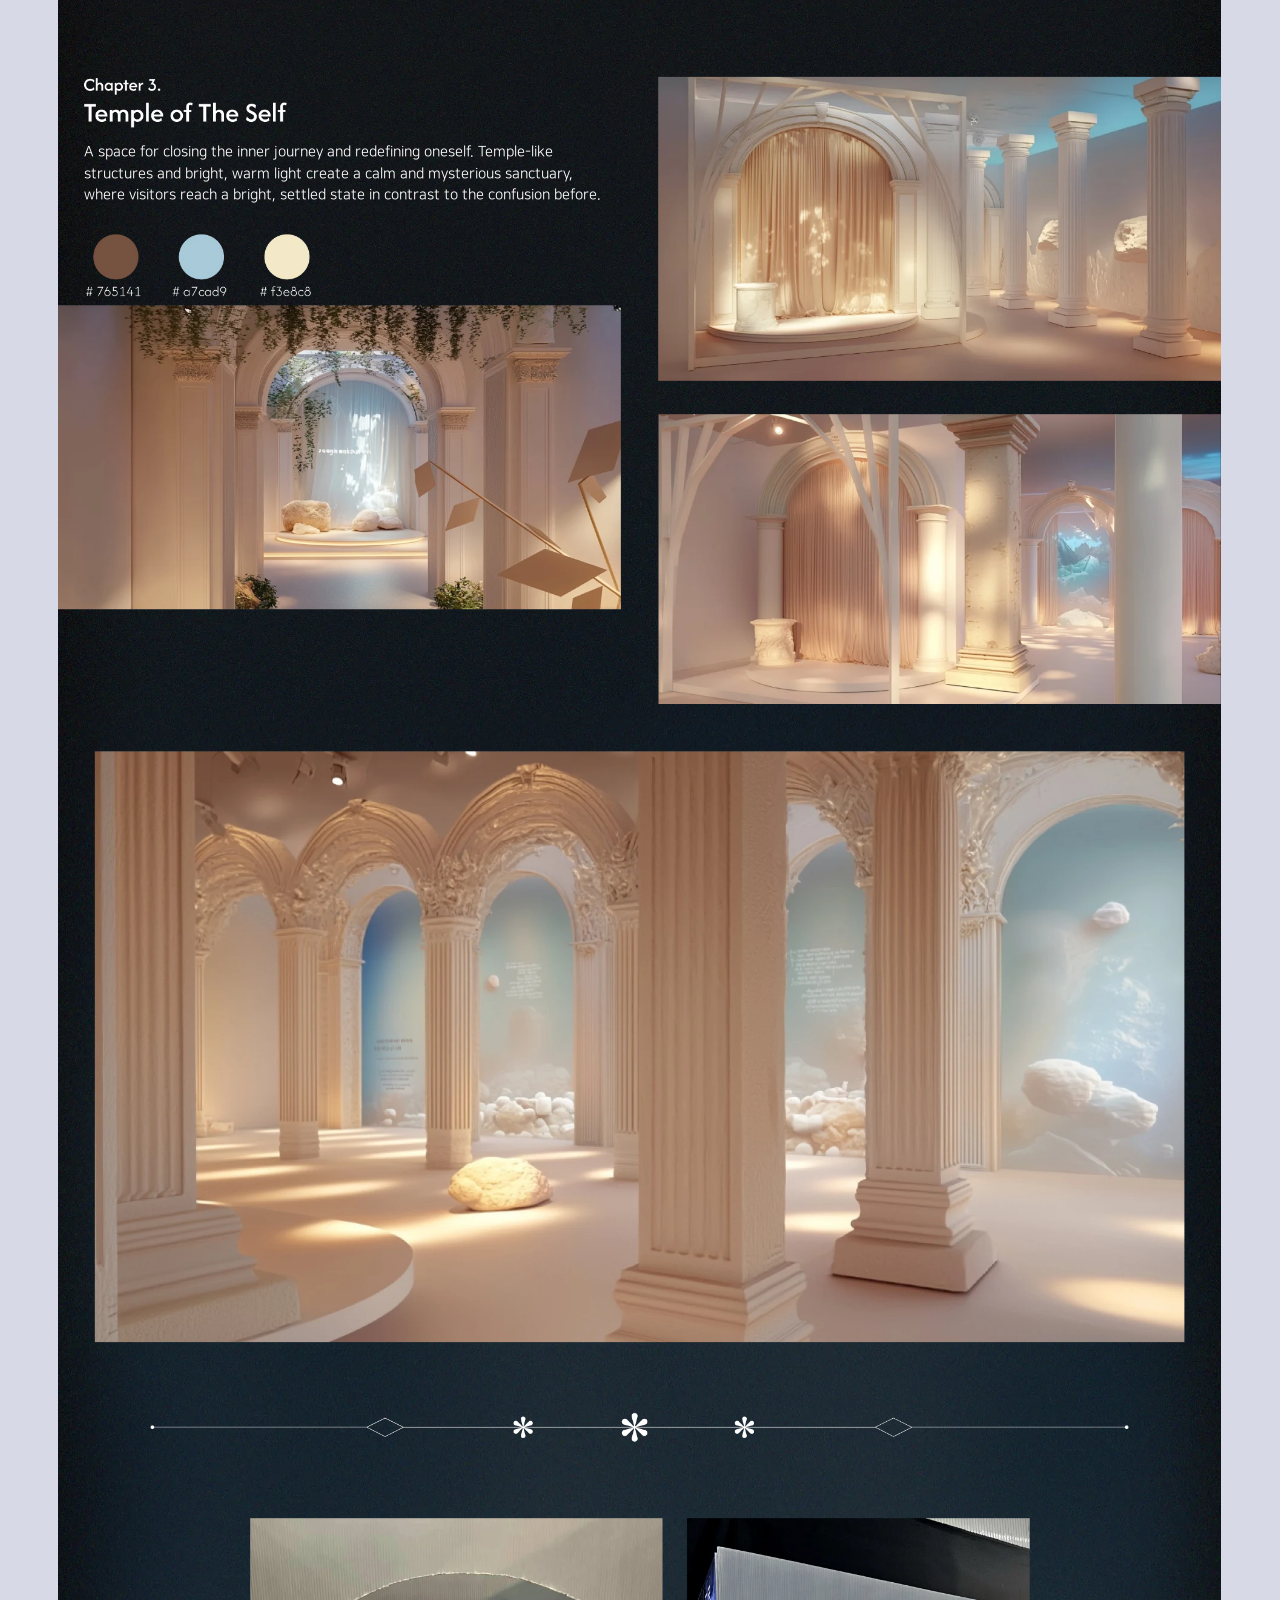
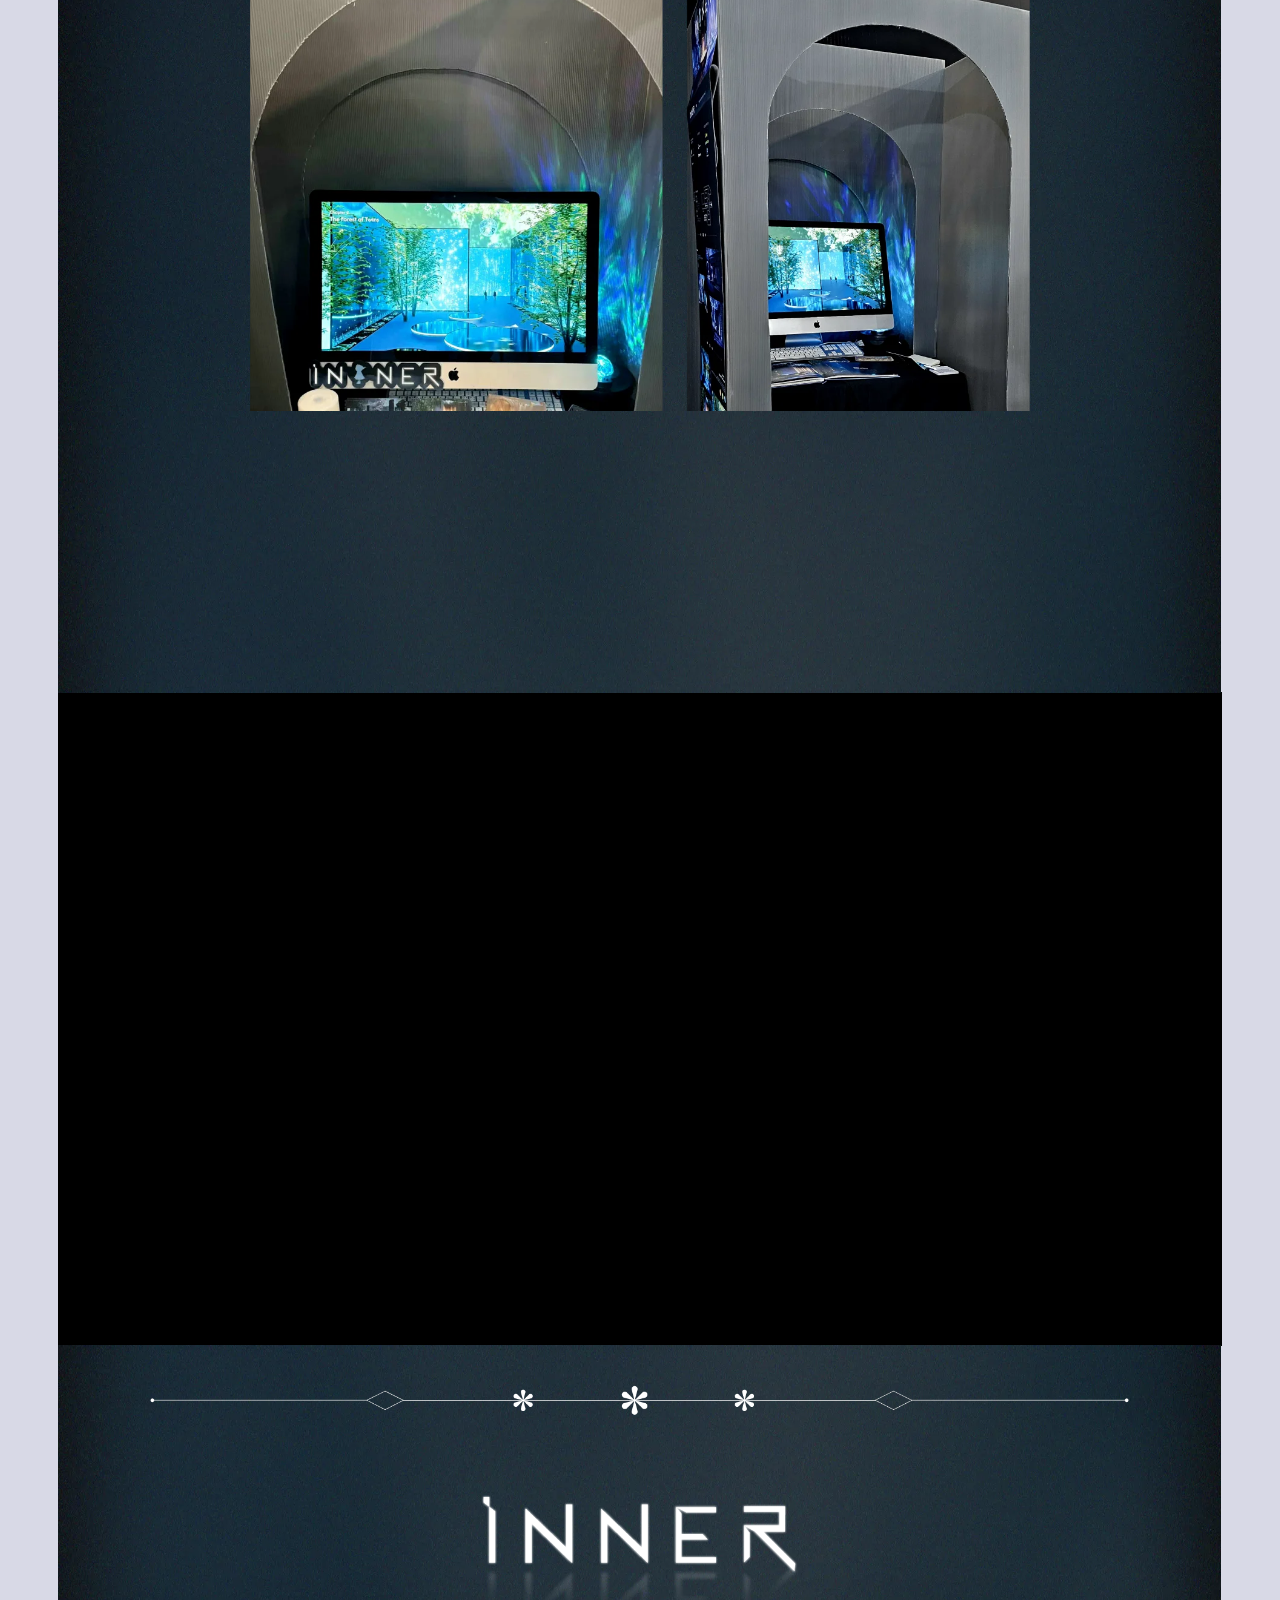
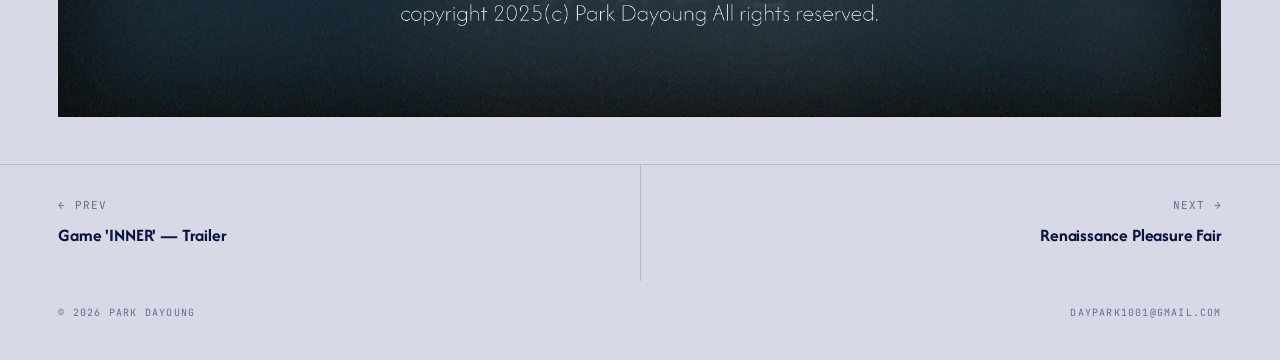
<file: works/02-inner-popup.html>
<!DOCTYPE html>
<html lang="en">
<head>
<meta charset="UTF-8">
<meta name="viewport" content="width=device-width, initial-scale=1.0">
<title>Game 'INNER' Pop-up Store · Park Dayoung</title>
<link rel="preconnect" href="https://fonts.googleapis.com">
<link rel="preconnect" href="https://fonts.gstatic.com" crossorigin>
<link href="https://fonts.googleapis.com/css2?family=Afacad+Flux:wght@100..1000&family=Archivo:wght@500;700;900&family=Space+Grotesk:wght@400;500;600;700&family=JetBrains+Mono:wght@400;500&display=swap" rel="stylesheet">
<link rel="stylesheet" href="works.css">
</head>
<body>
<div class="cursor is-out"></div>
<div class="cursor-dot is-out"></div>

<!-- cover: key visual, artboard 3 of 웹도록 시안.ai; top bar sits below it -->
<img class="wkv wkv-fit" src="images/02/keyvisual.jpg" width="1920" height="1080" alt="INNER Pop-up Store key visual — Find yourself within">

<header class="wtop wtop-fixed is-hidden">
  <a class="wtop-back" href="../index.html#works">← Index</a>
  <div class="wtop-name">Park Dayoung</div>
</header>

<nav class="wtoc">
  <a href="#concept">Concept</a>
  <a href="#space">Space</a>
  <a href="#cave">Cave</a>
  <a href="#forest">Forest</a>
  <a href="#temple">Temple</a>
  <a href="#display">Display</a>
  <a href="#video">Video</a>
</nav>

<main class="wslides">
  <!-- artboards 4–13 of 웹도록 시안.ai: background + objects as one cut-out layer; pieces = items crossing into the next slide, kept whole -->
  <div class="wslide">
    <span class="wmark" id="concept" style="top: 0%"></span>
    <span class="wmark" id="space" style="top: 90%"></span>
    <img src="images/02/s01/bg.webp" width="1920" height="1080" loading="eager" alt="">
    <img class="wfg" src="images/02/s01/fg.webp" width="1920" height="1080" loading="eager" alt="INNER Pop-up Store slide 1">
  </div>
  <div class="wslide">
    <!-- artboard 5 stretched: background opened at y 560 (130px, below the venue info) and y 960 (50px, above the swatches); map moved 100px right, then logo + text + map 50px left to centre the group; tops are % of 1260 -->
    <span class="wmark" id="cave" style="top: 69.03%"></span>
    <img src="images/02/s02/bg-tall.webp" width="1920" height="1260" loading="lazy" alt="">
    <img class="wfg" src="images/02/s02/fg-en-tall.webp" width="1920" height="1260" loading="lazy" alt="INNER Pop-up Store slide 2 — venue and visitor flow, Chapter 1">
    <!-- copy set as live text over the artwork, in artboard units (see .wtext); the Korean original is left out of fg-en -->
    <p class="wfg wtext wtext-wrap wspec" style="left: 24.45%; top: 6.03%; font-size: calc(24 / 1920 * 100cqw); line-height: calc(36 / 1920 * 100cqw); font-weight: 300"><b>Groundseesaw Myeongdong</b><b>Total Area</b>approx. 655㎡<b>Main Rooms</b><span class="wtab">Exhibition Space A</span>341㎡<br><span class="wtab">Exhibition Space B</span>195㎡<br><span class="wtab">Art Shop</span>33㎡<b>Ceiling Height</b>approx. 5m<b>Layout</b>Rectangular floor, minimal columns<br>Ideal for large exhibitions and events</p>
    <p class="wfg wtext" style="left: 55.73%; top: 29.76%; font-family: NanumSquare, sans-serif; font-size: calc(24 / 1920 * 100cqw); line-height: calc(38 / 1920 * 100cqw); font-weight: 300"><i class="wnum">1</i>The Cave of Shadow<br><i class="wnum">2</i>Forest of The Twins<br><i class="wnum">3</i>Temple of The Self</p>
    <!-- route numbers on the map, centred on the path points -->
    <i class="wfg wnum wnum-pin" style="left: 67.29%; top: 16.11%">1</i>
    <i class="wfg wnum wnum-pin" style="left: 80.78%; top: 13.1%">2</i>
    <i class="wfg wnum wnum-pin" style="left: 78.28%; top: 35.4%">3</i>
    <p class="wfg wtext wtext-wrap" style="left: 2.32%; top: 79.37%; width: 48%; font-size: calc(23 / 1920 * 100cqw); line-height: calc(36 / 1920 * 100cqw)">The starting point of the journey: a space for facing and accepting the dark side of the self. Rough, rock-textured structures and deep blue lighting create the feel of a dark, deep cave, offering a strange calm and immersion even amid unease.</p>
    <img class="wfg" src="images/02/s02/piece1.webp" style="left: 51.57%; top: 73.65%; width: 48.49%" loading="lazy" alt="">
    <img class="wfg" src="images/02/s02/piece2.webp" style="left: 17.14%; top: 98.26%; width: 5.1%" loading="lazy" alt="">
    <img class="wfg" src="images/02/s02/piece3.webp" style="left: 9.8%; top: 98.26%; width: 5.05%" loading="lazy" alt="">
    <img class="wfg" src="images/02/s02/piece4.webp" style="left: 2.35%; top: 98.26%; width: 5.05%" loading="lazy" alt="">
  </div>
  <div class="wslide">
    <img src="images/02/s03/bg.webp" width="1920" height="1080" loading="lazy" alt="">
    <img class="wfg" src="images/02/s03/fg.webp" width="1920" height="1080" loading="lazy" alt="INNER Pop-up Store slide 3">
    <img class="wfg" src="images/02/s03/piece1.webp" style="left: 3.08%; top: 77.04%; width: 93.85%" loading="lazy" alt="">
  </div>
  <div class="wslide">
    <span class="wmark" id="forest" style="top: 92%"></span>
    <img src="images/02/s04/bg.webp" width="1920" height="1080" loading="lazy" alt="">
    <img class="wfg" src="images/02/s04/fg.webp" width="1920" height="1080" loading="lazy" alt="INNER Pop-up Store slide 4">
    <img class="wfg" src="images/02/s04/piece1.webp" style="left: 79.96%; top: 94.17%; width: 17.92%" loading="lazy" alt="">
  </div>
  <div class="wslide">
    <img src="images/02/s05/bg.webp" width="1920" height="1080" loading="lazy" alt="">
    <img class="wfg" src="images/02/s05/fg-en.webp" width="1920" height="1080" loading="lazy" alt="INNER Pop-up Store slide 5 — Chapter 2">
    <p class="wfg wtext wtext-wrap" style="left: auto; right: 1.92%; top: 5.19%; width: 48%; text-align: right; font-size: calc(24 / 1920 * 100cqw); line-height: calc(36 / 1920 * 100cqw)">A space for reclaiming lost dreams and finding the courage to move forward again. Lighting that slowly shifts from blue to warm lets visitors naturally experience inner healing and an emotional turn.</p>
    <img class="wfg" src="images/02/s05/piece1.webp" style="left: 3.13%; top: 86.49%; width: 93.75%" loading="lazy" alt="">
  </div>
  <div class="wslide">
    <img src="images/02/s06/bg.webp" width="1920" height="1080" loading="lazy" alt="">
    <img class="wfg" src="images/02/s06/fg.webp" width="1920" height="1080" loading="lazy" alt="INNER Pop-up Store slide 6">
  </div>
  <div class="wslide">
    <span class="wmark" id="temple" style="top: 0%"></span>
    <img src="images/02/s07/bg.webp" width="1920" height="1080" loading="lazy" alt="">
    <img class="wfg" src="images/02/s07/fg-en.webp" width="1920" height="1080" loading="lazy" alt="INNER Pop-up Store slide 7 — Chapter 3">
    <p class="wfg wtext wtext-wrap" style="left: 2.23%; top: 13.89%; width: 48.6%; font-size: calc(24 / 1920 * 100cqw); line-height: calc(36 / 1920 * 100cqw)">A space for closing the inner journey and redefining oneself. Temple-like structures and bright, warm light create a calm and mysterious sanctuary, where visitors reach a bright, settled state in contrast to the confusion before.</p>
    <img class="wfg" src="images/02/s07/piece1.webp" style="left: 51.57%; top: 55.56%; width: 48.44%" loading="lazy" alt="">
  </div>
  <div class="wslide">
    <img src="images/02/s08/bg.webp" width="1920" height="1080" loading="lazy" alt="">
    <img class="wfg" src="images/02/s08/fg.webp" width="1920" height="1080" loading="lazy" alt="INNER Pop-up Store slide 8">
  </div>
  <div class="wslide">
    <span class="wmark" id="display" style="top: 0%"></span>
    <img src="images/02/s09/bg.webp" width="1920" height="1080" loading="lazy" alt="">
    <img class="wfg" src="images/02/s09/fg.webp" width="1920" height="1080" loading="lazy" alt="INNER Pop-up Store slide 9">
    <img class="wfg" src="images/02/s09/piece1.webp" style="left: 16.47%; top: 24.63%; width: 67.08%" loading="lazy" alt="">
  </div>
  <!-- artboard 13 split at y 466 (below the slide-9 photos, above the divider) to fit the video in -->
  <div class="wslide">
    <img src="images/02/s10/bg-top.webp" width="1920" height="466" loading="lazy" alt="">
    <img class="wfg" src="images/02/s10/fg-top.webp" width="1920" height="466" loading="lazy" alt="">
  </div>
  <div class="wvideo" id="video"><iframe src="https://player.vimeo.com/video/1129851748?dnt=1" title="INNER Pop-up Store video" loading="lazy" allow="autoplay; fullscreen; picture-in-picture" allowfullscreen></iframe></div>
  <div class="wslide">
    <img src="images/02/s10/bg-bottom.webp" width="1920" height="614" loading="lazy" alt="">
    <img class="wfg" src="images/02/s10/fg-bottom.webp" width="1920" height="614" loading="lazy" alt="INNER Pop-up Store slide 10 — INNER, copyright 2025 Park Dayoung">
  </div>
</main>

<footer class="wnav">
  <a class="wnav-prev" href="01-inner-trailer.html">← Prev<span class="title">Game 'INNER' — Trailer</span></a>
  <a class="wnav-next" href="03-renaissance-fair.html">Next →<span class="title">Renaissance Pleasure Fair</span></a>
</footer>
<div class="wfoot">
  <div>© 2026 Park Dayoung</div>
  <div>daypark1001@gmail.com</div>
</div>

<script src="works.js"></script>
</body>
</html>
</file>
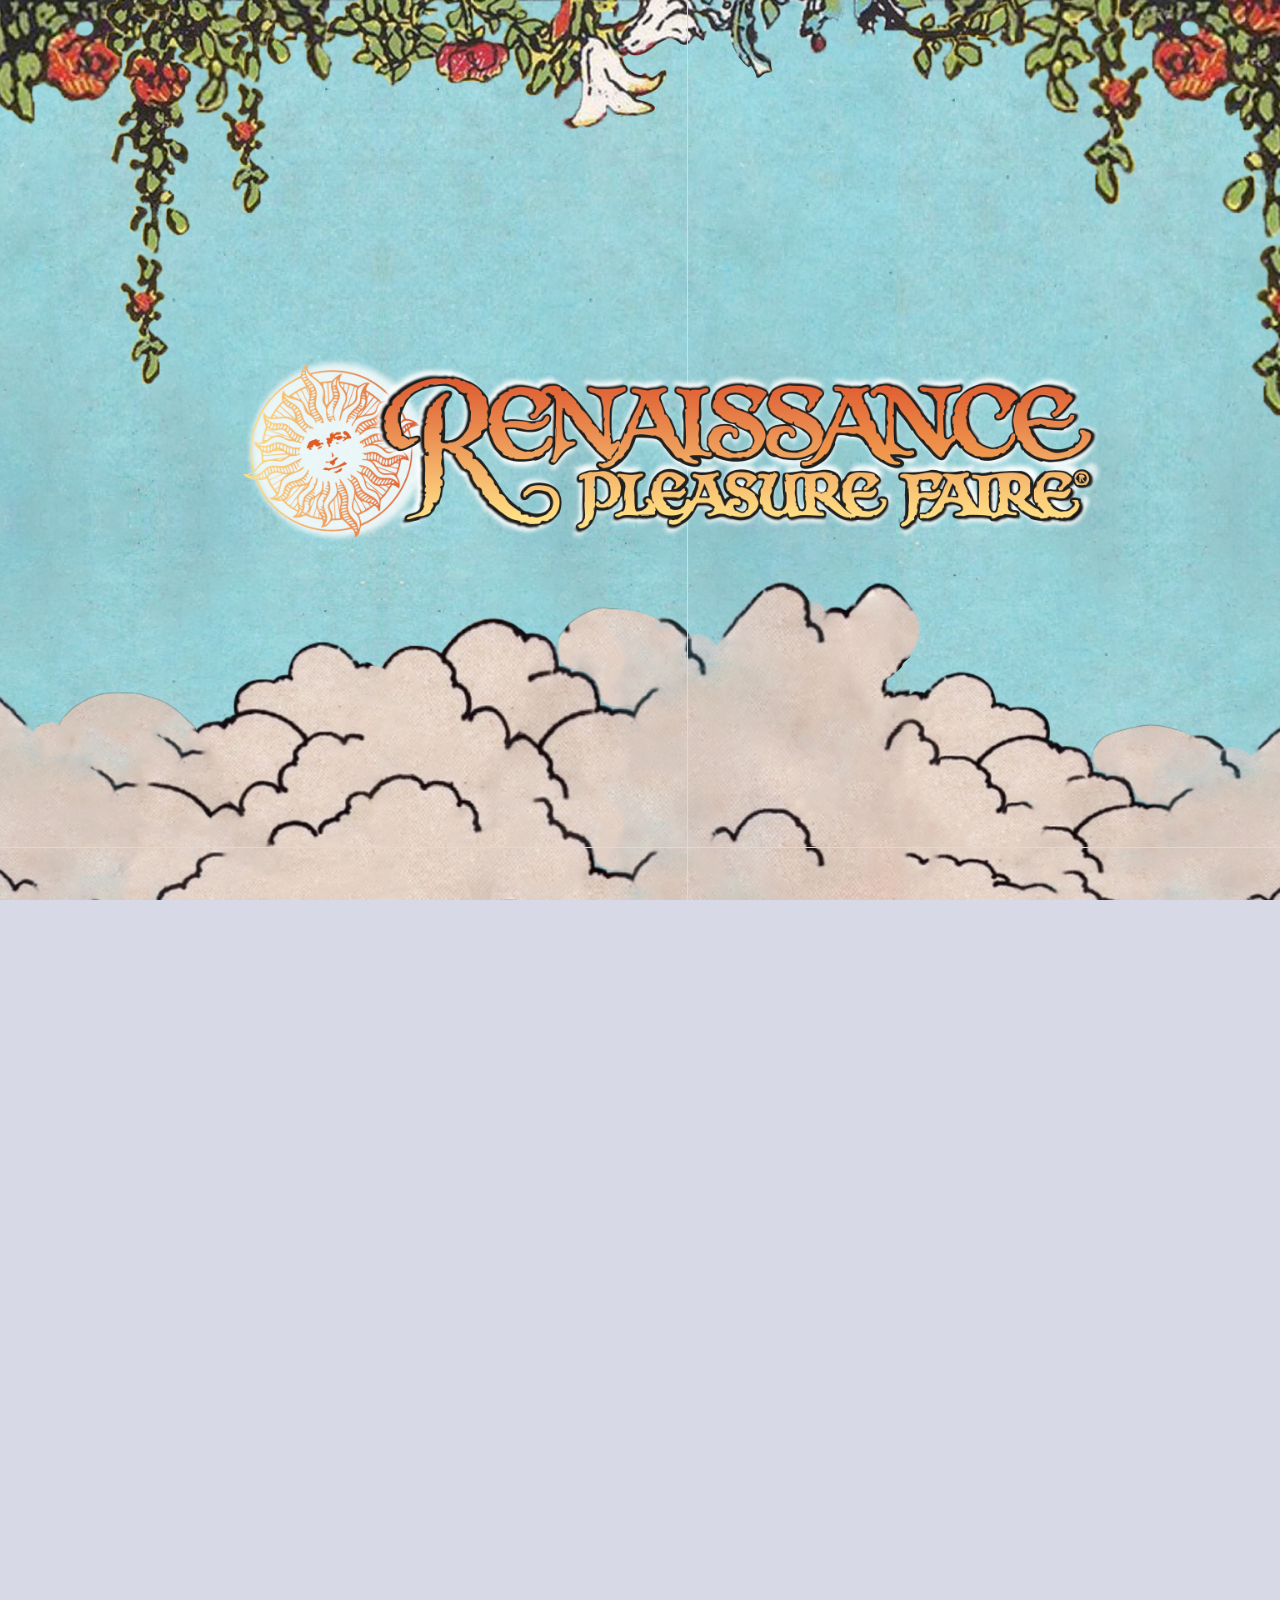
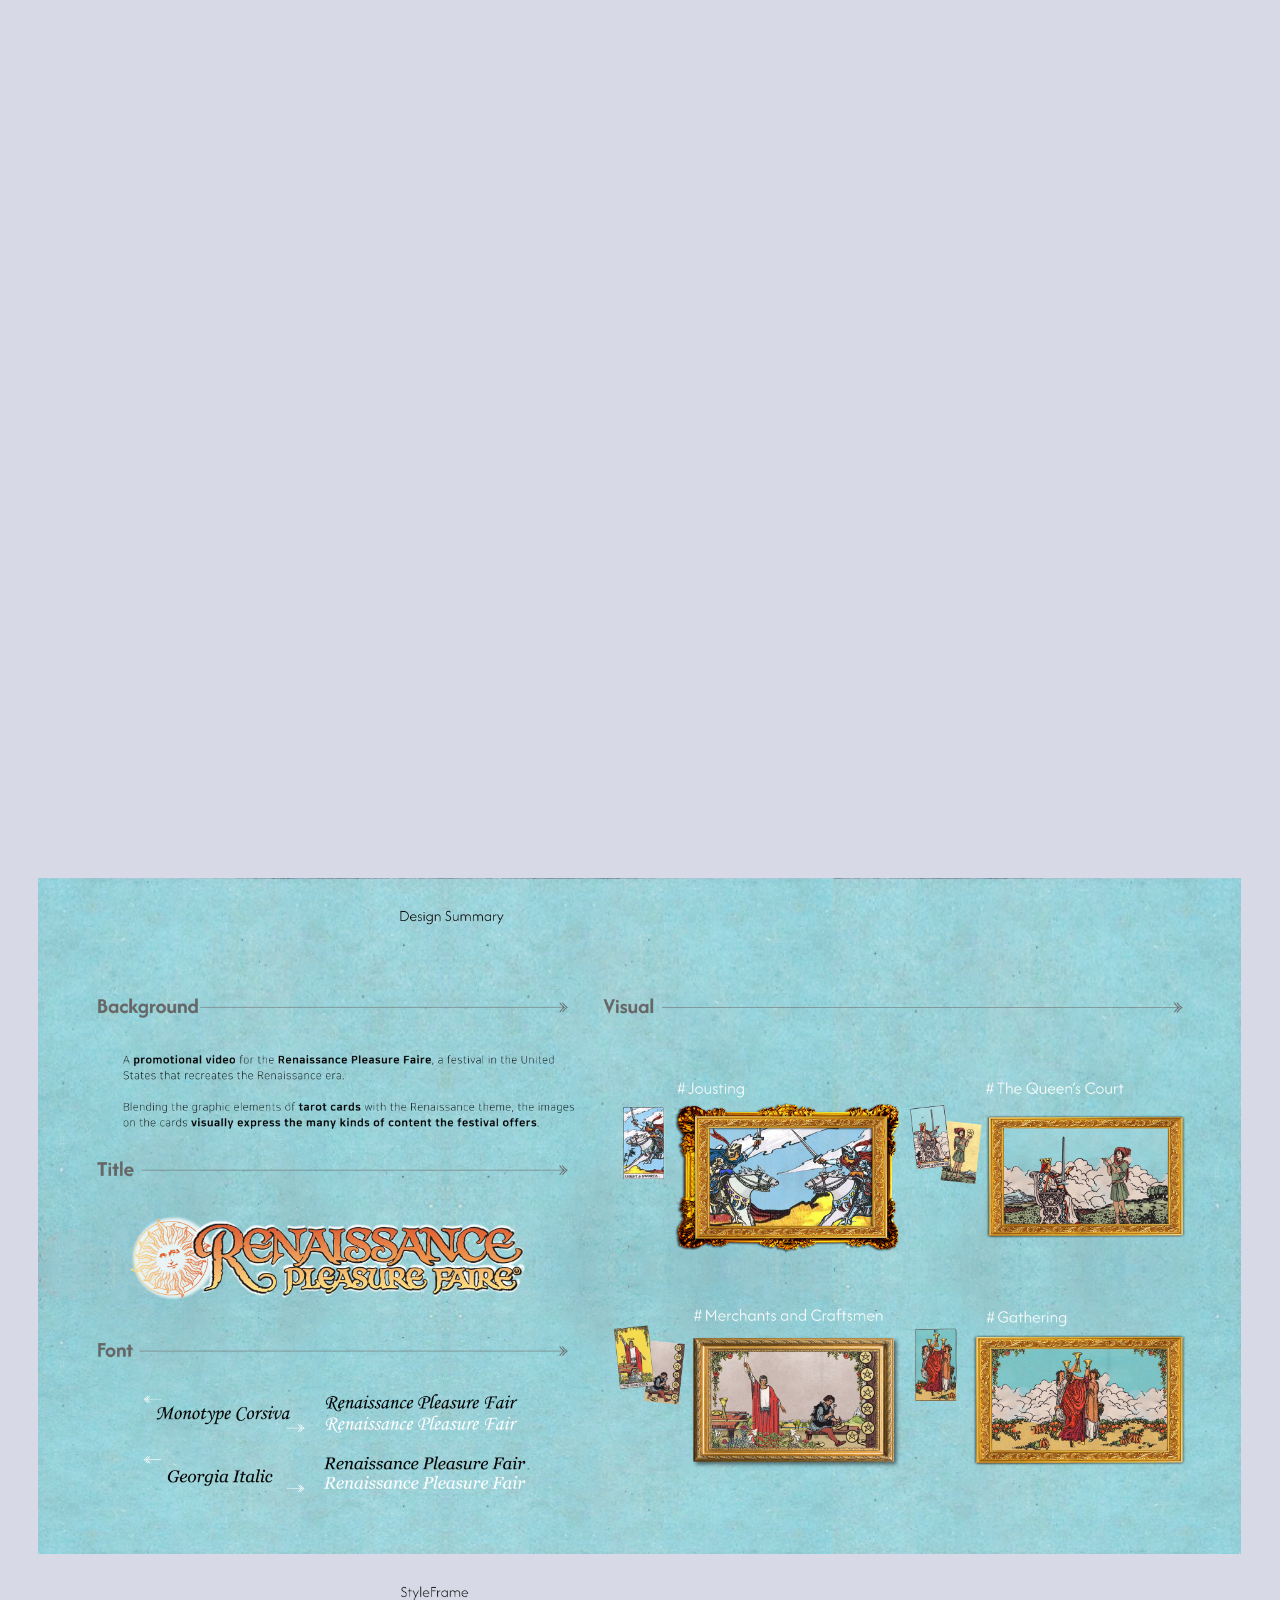
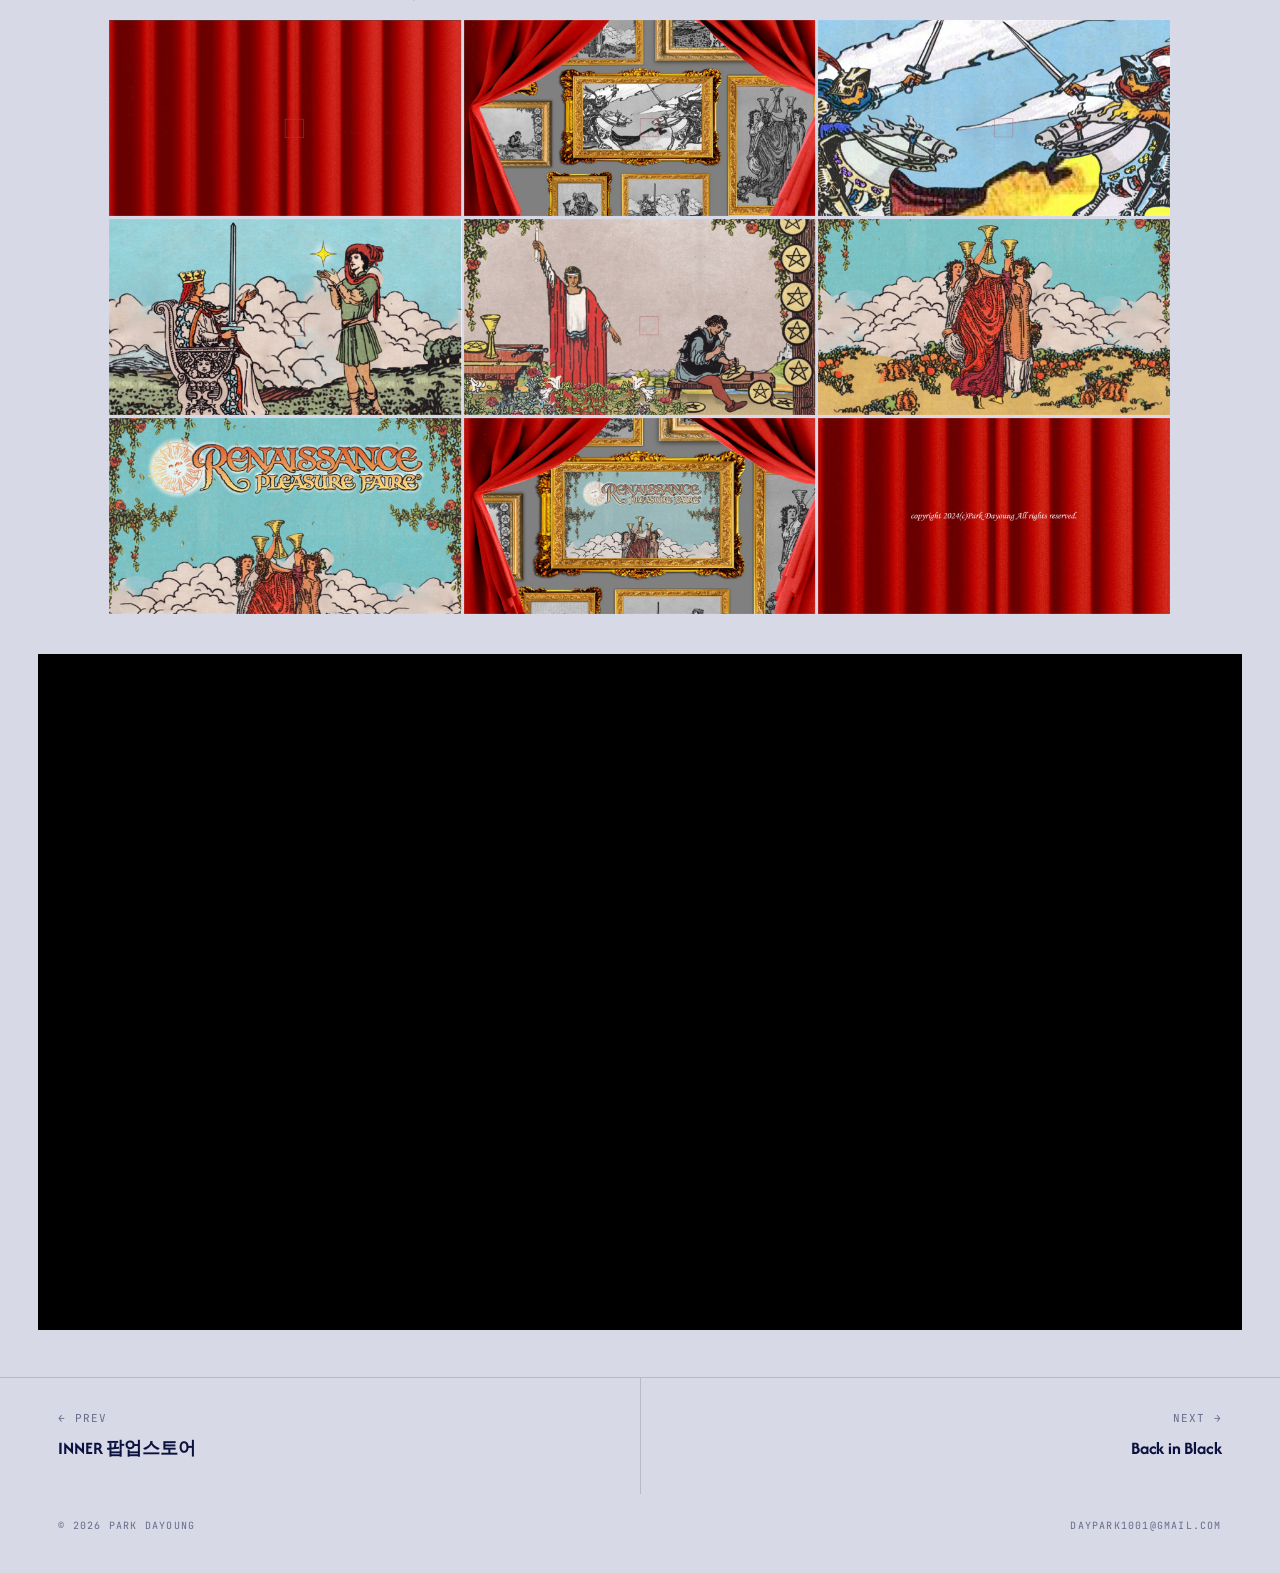
<file: works/03-renaissance-fair.html>
<!DOCTYPE html>
<html lang="ko">
<head>
<meta charset="UTF-8">
<meta name="viewport" content="width=device-width, initial-scale=1.0">
<title>Renaissance Pleasure Fair · Park Dayoung</title>
<link rel="preconnect" href="https://fonts.googleapis.com">
<link rel="preconnect" href="https://fonts.gstatic.com" crossorigin>
<link href="https://fonts.googleapis.com/css2?family=Afacad+Flux:wght@100..1000&family=Archivo:wght@500;700;900&family=Space+Grotesk:wght@400;500;600;700&family=JetBrains+Mono:wght@400;500&display=swap" rel="stylesheet">
<link rel="stylesheet" href="works.css">
</head>
<body>
<div class="cursor is-out"></div>
<div class="cursor-dot is-out"></div>

<!-- cover: artboard 17 of 박다영 포트폴리오.ai exported as layers (2x); works.css .wkv-layers moves them into place on scroll -->
<!-- scroll stops on the cover: start, and the finished artboard 17 mid-hold (see .wsnap) -->
<i class="wsnap" style="top: 0"></i>
<i class="wsnap" style="top: calc(130svh + 46px)"></i>
<div class="wkv wkv-layers wkv-full"> <!-- wkv-full: background stays full-bleed, objects draw in -->
  <div class="wkv-stage">
    <img src="images/03/s17/bg.jpg" width="3840" height="2160" alt="Renaissance Pleasure Fair">
    <img class="wkv-shade" src="images/03/s17/shade.png" width="3840" height="2160" alt="">
    <img class="wkv-panel" src="images/03/s17/panel-en.png" width="3840" height="2160" alt="">
    <img class="wkv-top" src="images/03/s17/top.png" width="3840" height="2160" alt="">
    <img class="wkv-logo" src="images/03/s17/logo.png" width="3840" height="2160" alt="Renaissance Pleasure Faire logo">
  </div>
  <i class="wkv-curtain l"></i><i class="wkv-curtain r"></i> <!-- side margins close in (works.css) -->
</div>

<header class="wtop wtop-fixed is-hidden">
  <a class="wtop-back" href="../index.html#works">← Index</a>
  <div class="wtop-name">Park Dayoung</div>
</header>

<main class="wslides wslides-wide"> <!-- slides over the pinned cover (see .wkv ~ main); artboards 18–19 of 박다영 포트폴리오.ai, 2x renders -->
  <!-- background (with the section label) stays put; the objects, captured separately from the artboard, rise in one by one on scroll (.wslide.reveal, --d = delay) -->
  <div class="wslide">
    <img src="images/03/s18/bg.jpg" width="3840" height="2160" loading="eager" alt="Renaissance Pleasure Fair — design summary">
    <img class="wlayer" decoding="async" src="images/03/s18/background.png" style="left: 4.531%; top: 16.759%; width: 40.833%; --d: 0s" alt="Background: a promotional video for the Renaissance Pleasure Faire">
    <img class="wlayer" decoding="async" src="images/03/s18/title.png" style="left: 4.531%; top: 40.833%; width: 39.844%; --d: 0.15s" alt="Title logo">
    <img class="wlayer" decoding="async" src="images/03/s18/font.png" style="left: 4.583%; top: 67.593%; width: 39.792%; --d: 0.3s" alt="Fonts: Monotype Corsiva, Georgia Italic">
    <img class="wlayer" decoding="async" src="images/03/s18/visual.png" style="left: 46.615%; top: 16.759%; width: 48.906%; --d: 0.1s" alt="">
    <img class="wlayer" decoding="async" src="images/03/s18/v1.png" style="left: 48.281%; top: 29.167%; width: 24.01%; --d: 0.3s" alt="Jousting">
    <img class="wlayer" decoding="async" src="images/03/s18/v2.png" style="left: 72.135%; top: 29.167%; width: 23.594%; --d: 0.45s" alt="The Queen's Court">
    <img class="wlayer" decoding="async" src="images/03/s18/v3.png" style="left: 47.5%; top: 62.778%; width: 24.74%; --d: 0.6s" alt="Merchants and Craftsmen">
    <img class="wlayer" decoding="async" src="images/03/s18/v4.png" style="left: 72.552%; top: 63.056%; width: 23.177%; --d: 0.75s" alt="Gathering">
  </div>
  <div class="wslide">
    <img src="images/03/s19/bg.jpg" width="3840" height="2160" loading="lazy" alt="Renaissance Pleasure Fair — style frames">
    <img class="wlayer" decoding="async" src="images/03/s19/c1.jpg" style="left: 5.885%; top: 9.722%; width: 29.323%; --d: 0s" loading="lazy" alt="">
    <img class="wlayer" decoding="async" src="images/03/s19/c2.jpg" style="left: 35.365%; top: 9.722%; width: 29.323%; --d: 0.1s" loading="lazy" alt="">
    <img class="wlayer" decoding="async" src="images/03/s19/c3.jpg" style="left: 64.844%; top: 9.722%; width: 29.271%; --d: 0.2s" loading="lazy" alt="">
    <img class="wlayer" decoding="async" src="images/03/s19/c4.jpg" style="left: 5.885%; top: 39.167%; width: 29.323%; --d: 0.3s" loading="lazy" alt="">
    <img class="wlayer" decoding="async" src="images/03/s19/c5.jpg" style="left: 35.365%; top: 39.167%; width: 29.323%; --d: 0.4s" loading="lazy" alt="">
    <img class="wlayer" decoding="async" src="images/03/s19/c6.jpg" style="left: 64.844%; top: 39.167%; width: 29.271%; --d: 0.5s" loading="lazy" alt="">
    <img class="wlayer" decoding="async" src="images/03/s19/c7.jpg" style="left: 5.885%; top: 68.611%; width: 29.323%; --d: 0.6s" loading="lazy" alt="">
    <img class="wlayer" decoding="async" src="images/03/s19/c8.jpg" style="left: 35.365%; top: 68.611%; width: 29.323%; --d: 0.7s" loading="lazy" alt="">
    <img class="wlayer" decoding="async" src="images/03/s19/c9.jpg" style="left: 64.844%; top: 68.611%; width: 29.271%; --d: 0.8s" loading="lazy" alt="">
  </div>
  <div class="wvideo" id="video"><iframe src="https://player.vimeo.com/video/1226361046?dnt=1" title="Renaissance Pleasure Fair promotion video" loading="lazy" allow="autoplay; fullscreen; picture-in-picture" allowfullscreen></iframe></div>
</main>

<footer class="wnav">
  <a class="wnav-prev" href="02-inner-popup.html">← Prev<span class="title">INNER 팝업스토어</span></a>
  <a class="wnav-next" href="04-back-in-black.html">Next →<span class="title">Back in Black</span></a>
</footer>
<div class="wfoot">
  <div>© 2026 Park Dayoung</div>
  <div>daypark1001@gmail.com</div>
</div>

<script src="works.js"></script>
</body>
</html>
</file>
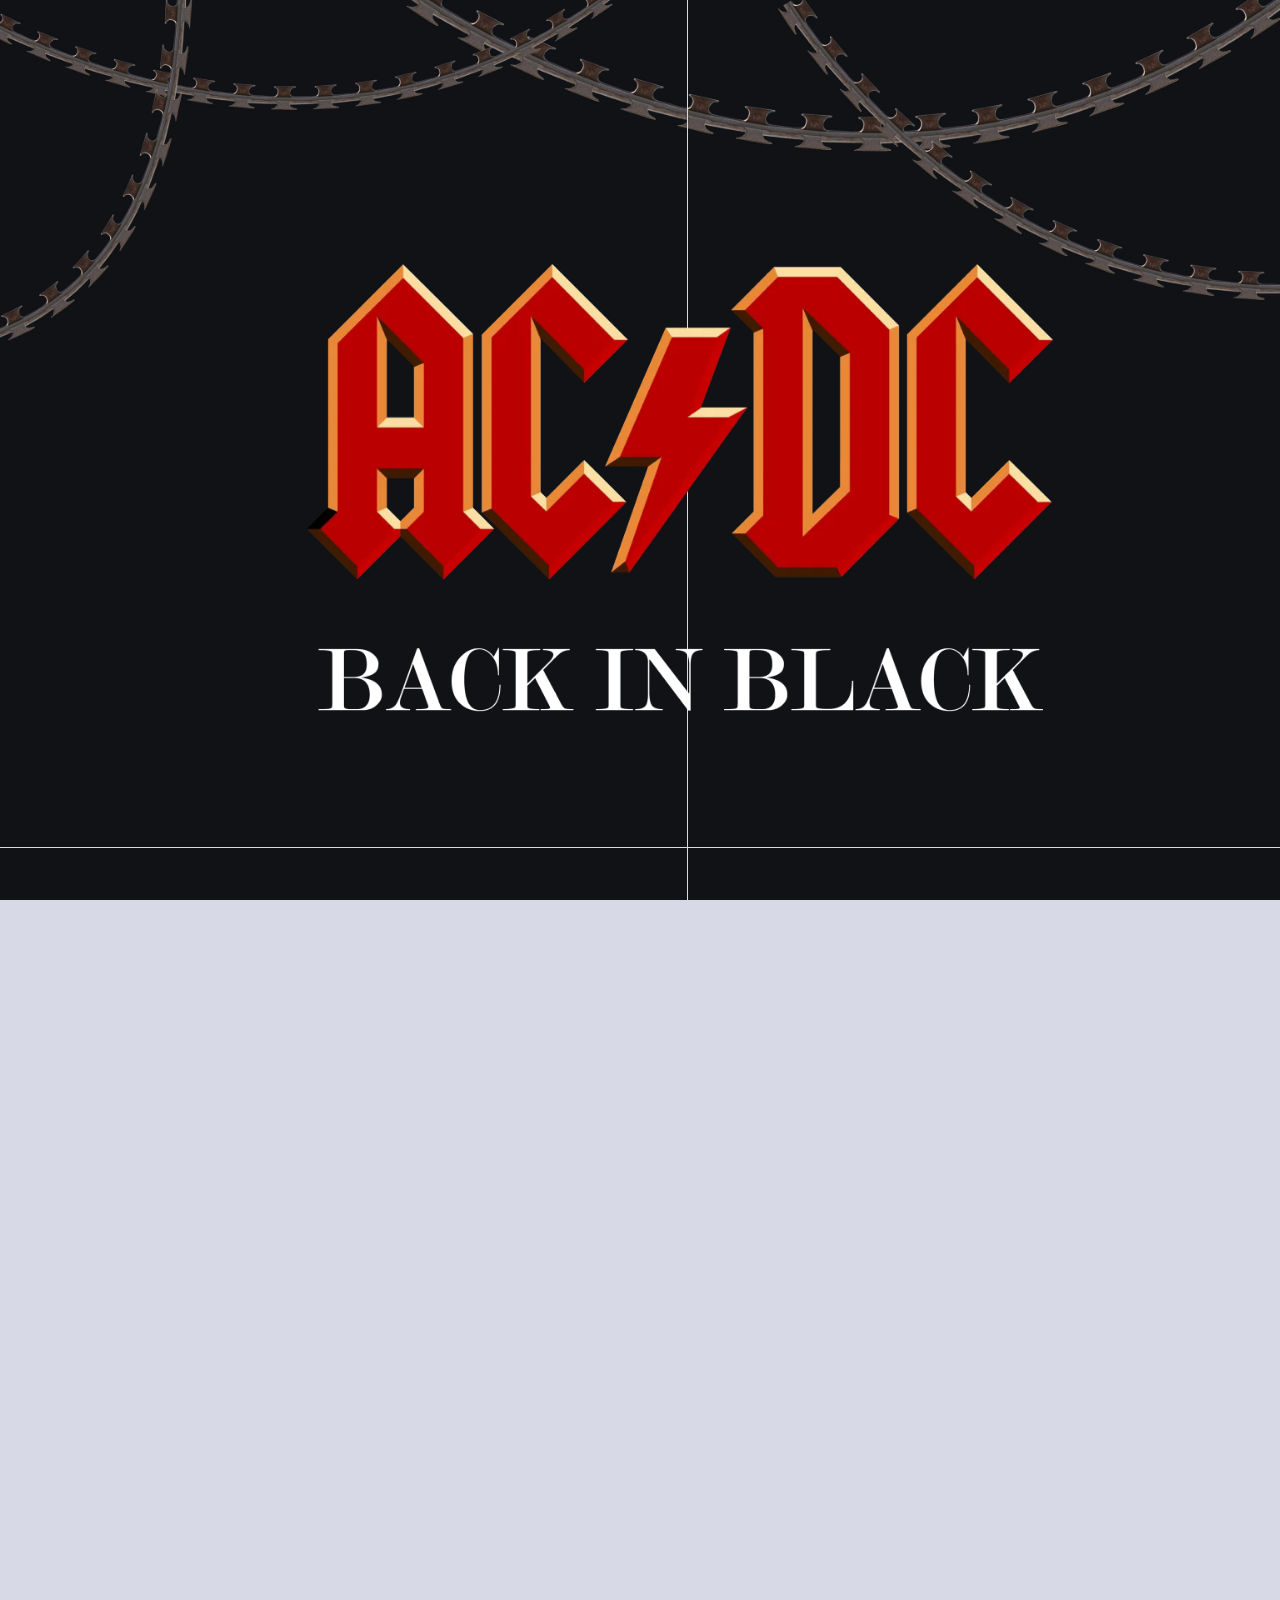
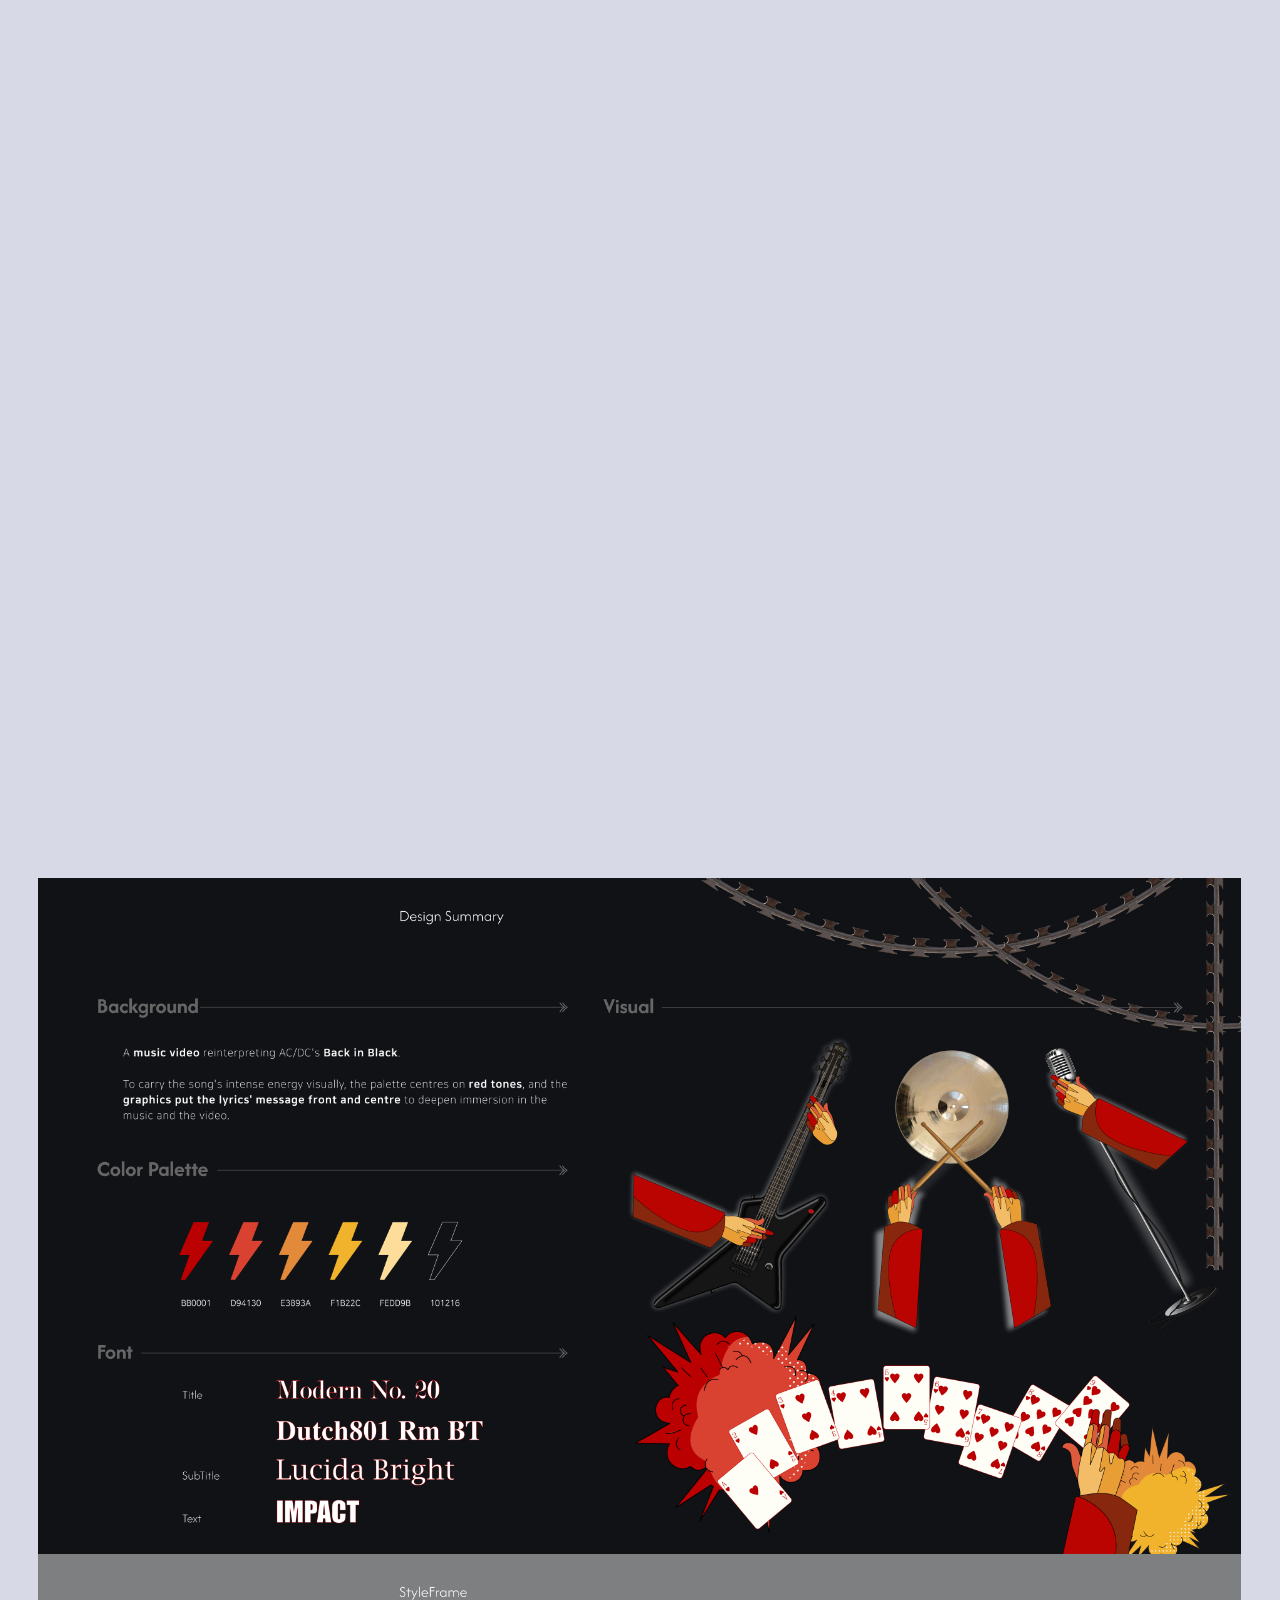
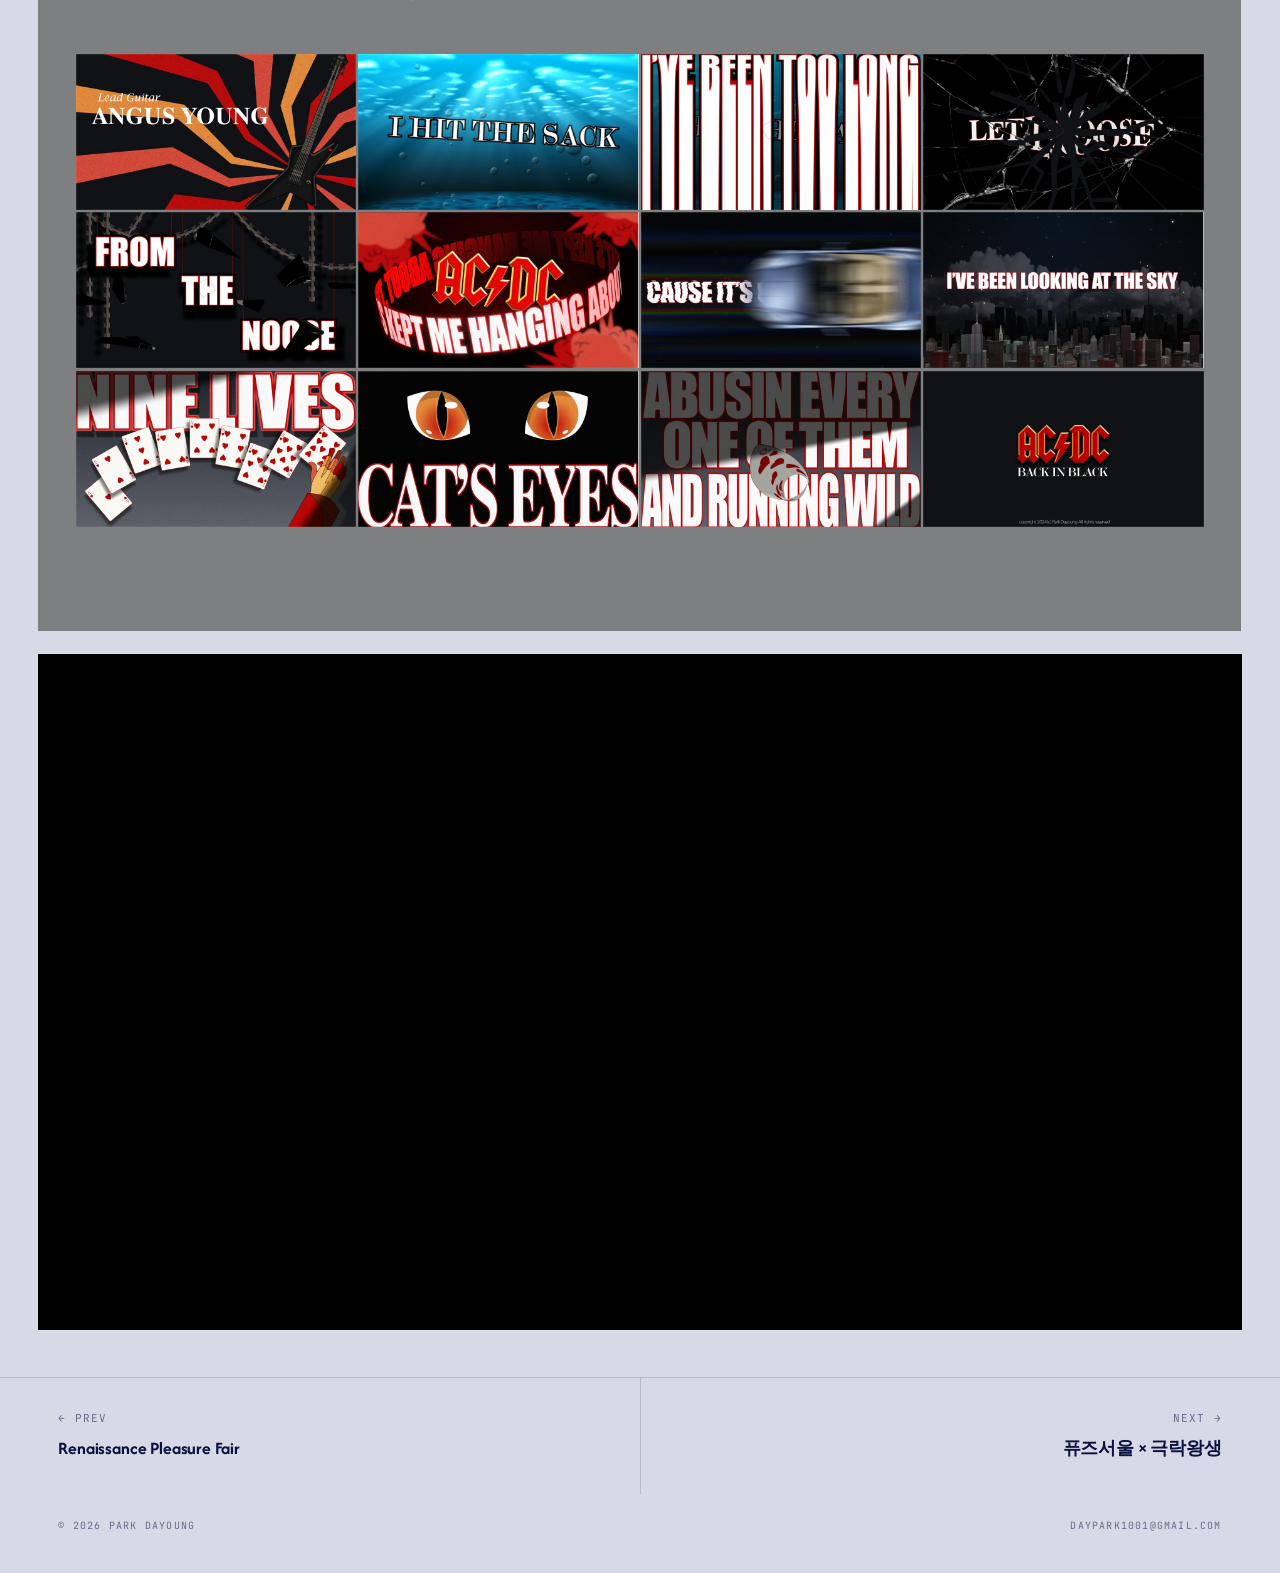
<file: works/04-back-in-black.html>
<!DOCTYPE html>
<html lang="ko">
<head>
<meta charset="UTF-8">
<meta name="viewport" content="width=device-width, initial-scale=1.0">
<title>Back in Black · Park Dayoung</title>
<link rel="preconnect" href="https://fonts.googleapis.com">
<link rel="preconnect" href="https://fonts.gstatic.com" crossorigin>
<link href="https://fonts.googleapis.com/css2?family=Afacad+Flux:wght@100..1000&family=Archivo:wght@500;700;900&family=Space+Grotesk:wght@400;500;600;700&family=JetBrains+Mono:wght@400;500&display=swap" rel="stylesheet">
<link rel="stylesheet" href="works.css">
</head>
<body>
<div class="cursor is-out"></div>
<div class="cursor-dot is-out"></div>

<!-- scroll stops on the cover: start, and the finished artboard 20 mid-hold (see .wsnap) -->
<i class="wsnap" style="top: 0"></i>
<i class="wsnap" style="top: calc(130svh + 46px)"></i>
<!-- cover: artboard 20 of 박다영 포트폴리오.ai exported as layers (2x); works.css .wkv-layers moves them into place on scroll -->
<div class="wkv wkv-layers wkv-full"> <!-- wkv-full: no side margins closing in -->
  <div class="wkv-stage">
    <img src="images/04/s20/bg.jpg" width="3840" height="2160" alt="Back in Black">
    <img class="wkv-shade" src="images/04/s20/shade.png" width="3840" height="2160" alt="">
    <img class="wkv-panel" src="images/04/s20/panel-en.png" width="3840" height="2160" alt="">
    <img class="wkv-top" src="images/04/s20/top.png" width="3840" height="2160" alt="">
    <img class="wkv-logo" src="images/04/s20/logo.png" width="3840" height="2160" style="--lx: -10.755%" alt="AC/DC — Back in Black logo"> <!-- 10.755% = artboard centre → logo centre -->
  </div>
  <i class="wkv-curtain l"></i><i class="wkv-curtain r"></i> <!-- side margins close in (works.css) -->
</div>

<header class="wtop wtop-fixed is-hidden">
  <a class="wtop-back" href="../index.html#works">← Index</a>
  <div class="wtop-name">Park Dayoung</div>
</header>

<main class="wslides wslides-wide"> <!-- slides over the pinned cover (see .wkv ~ main); artboards 21–22 of 박다영 포트폴리오.ai, 2x renders -->
  <!-- background (with the section label) stays put; the objects, captured separately from the artboard, rise in one by one on scroll (.wslide.reveal, --d = delay) -->
  <div class="wslide">
    <img src="images/04/s21/bg.jpg" width="3840" height="2160" loading="eager" alt="Back in Black — design summary">
    <img class="wlayer" decoding="async" src="images/04/s21/background.png" style="left: 4.531%; top: 16.759%; width: 40.833%; --d: 0s" alt="Background: a music video reinterpreting AC/DC's Back in Black">
    <img class="wlayer" decoding="async" src="images/04/s21/palette.png" style="left: 4.531%; top: 40.833%; width: 39.844%; --d: 0.15s" alt="Colour palette: BB0001, D94130, E3893A, F1B22C, FEDD9B, 101216">
    <img class="wlayer" decoding="async" src="images/04/s21/font.png" style="left: 4.531%; top: 67.87%; width: 39.844%; --d: 0.3s" alt="Fonts: Modern No. 20, Dutch801 Rm BT, Lucida Bright, Impact">
    <img class="wlayer" decoding="async" src="images/04/s21/visual.png" style="left: 46.615%; top: 16.759%; width: 48.906%; --d: 0.1s" alt="">
    <img class="wlayer" decoding="async" src="images/04/s21/mic.png" style="left: 80.208%; top: 21.852%; width: 19.01%; --d: 0.6s" alt="Microphone">
    <img class="wlayer" decoding="async" src="images/04/s21/guitar.png" style="left: 47.24%; top: 20.37%; width: 22.344%; --d: 0.3s" alt="Guitar">
    <img class="wlayer" decoding="async" src="images/04/s21/drums.png" style="left: 67.396%; top: 24.259%; width: 18.594%; --d: 0.45s" alt="Drums">
    <img class="wlayer" decoding="async" src="images/04/s21/cards.png" style="left: 48.177%; top: 64.167%; width: 51.51%; --d: 0.75s" alt="Cards">
  </div>
  <div class="wslide">
    <img src="images/04/s22/bg.jpg" width="3840" height="2160" loading="lazy" alt="Back in Black — style frames">
    <img class="wlayer" decoding="async" src="images/04/s22/c1.jpg" style="left: 3.125%; top: 14.815%; width: 23.281%; --d: 0s" loading="lazy" alt="">
    <img class="wlayer" decoding="async" src="images/04/s22/c2.jpg" style="left: 26.615%; top: 14.815%; width: 23.333%; --d: 0.08s" loading="lazy" alt="">
    <img class="wlayer" decoding="async" src="images/04/s22/c3.jpg" style="left: 50.104%; top: 14.815%; width: 23.281%; --d: 0.16s" loading="lazy" alt="">
    <img class="wlayer" decoding="async" src="images/04/s22/c4.jpg" style="left: 73.594%; top: 14.815%; width: 23.281%; --d: 0.24s" loading="lazy" alt="">
    <img class="wlayer" decoding="async" src="images/04/s22/c5.jpg" style="left: 3.125%; top: 38.241%; width: 23.281%; --d: 0.32s" loading="lazy" alt="">
    <img class="wlayer" decoding="async" src="images/04/s22/c6.jpg" style="left: 26.615%; top: 38.241%; width: 23.333%; --d: 0.4s" loading="lazy" alt="">
    <img class="wlayer" decoding="async" src="images/04/s22/c7.jpg" style="left: 50.104%; top: 38.241%; width: 23.281%; --d: 0.48s" loading="lazy" alt="">
    <img class="wlayer" decoding="async" src="images/04/s22/c8.jpg" style="left: 73.594%; top: 38.241%; width: 23.333%; --d: 0.56s" loading="lazy" alt="">
    <img class="wlayer" decoding="async" src="images/04/s22/c9.jpg" style="left: 3.125%; top: 61.667%; width: 23.281%; --d: 0.64s" loading="lazy" alt="">
    <img class="wlayer" decoding="async" src="images/04/s22/c10.jpg" style="left: 26.615%; top: 61.667%; width: 23.333%; --d: 0.72s" loading="lazy" alt="">
    <img class="wlayer" decoding="async" src="images/04/s22/c11.jpg" style="left: 50.104%; top: 61.667%; width: 23.281%; --d: 0.8s" loading="lazy" alt="">
    <img class="wlayer" decoding="async" src="images/04/s22/c12.jpg" style="left: 73.594%; top: 61.667%; width: 23.281%; --d: 0.88s" loading="lazy" alt="">
  </div>
  <div class="wvideo" id="video"><iframe src="https://player.vimeo.com/video/1226362190?dnt=1" title="Back in Black music video" loading="lazy" allow="autoplay; fullscreen; picture-in-picture" allowfullscreen></iframe></div>
</main>

<footer class="wnav">
  <a class="wnav-prev" href="03-renaissance-fair.html">← Prev<span class="title">Renaissance Pleasure Fair</span></a>
  <a class="wnav-next" href="05-fuseseoul.html">Next →<span class="title">퓨즈서울 × 극락왕생</span></a>
</footer>
<div class="wfoot">
  <div>© 2026 Park Dayoung</div>
  <div>daypark1001@gmail.com</div>
</div>

<script src="works.js"></script>
</body>
</html>
</file>
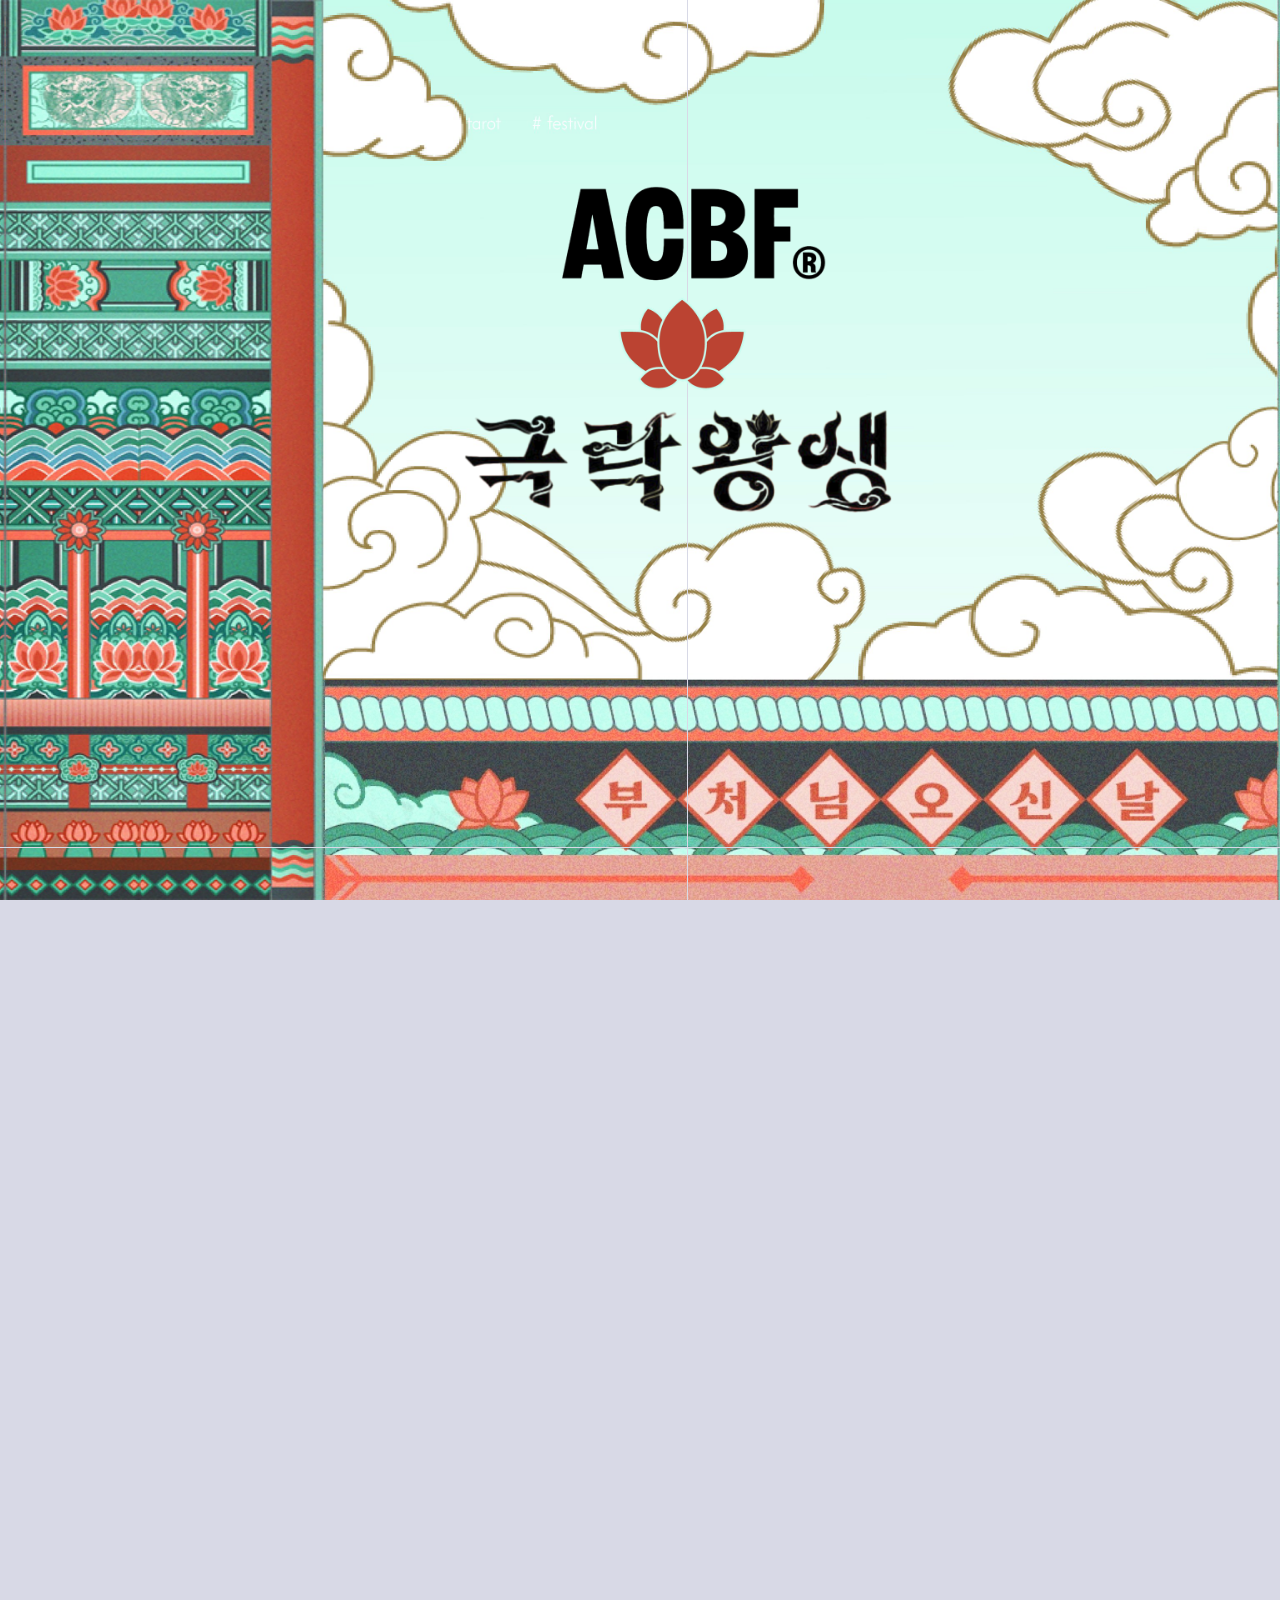
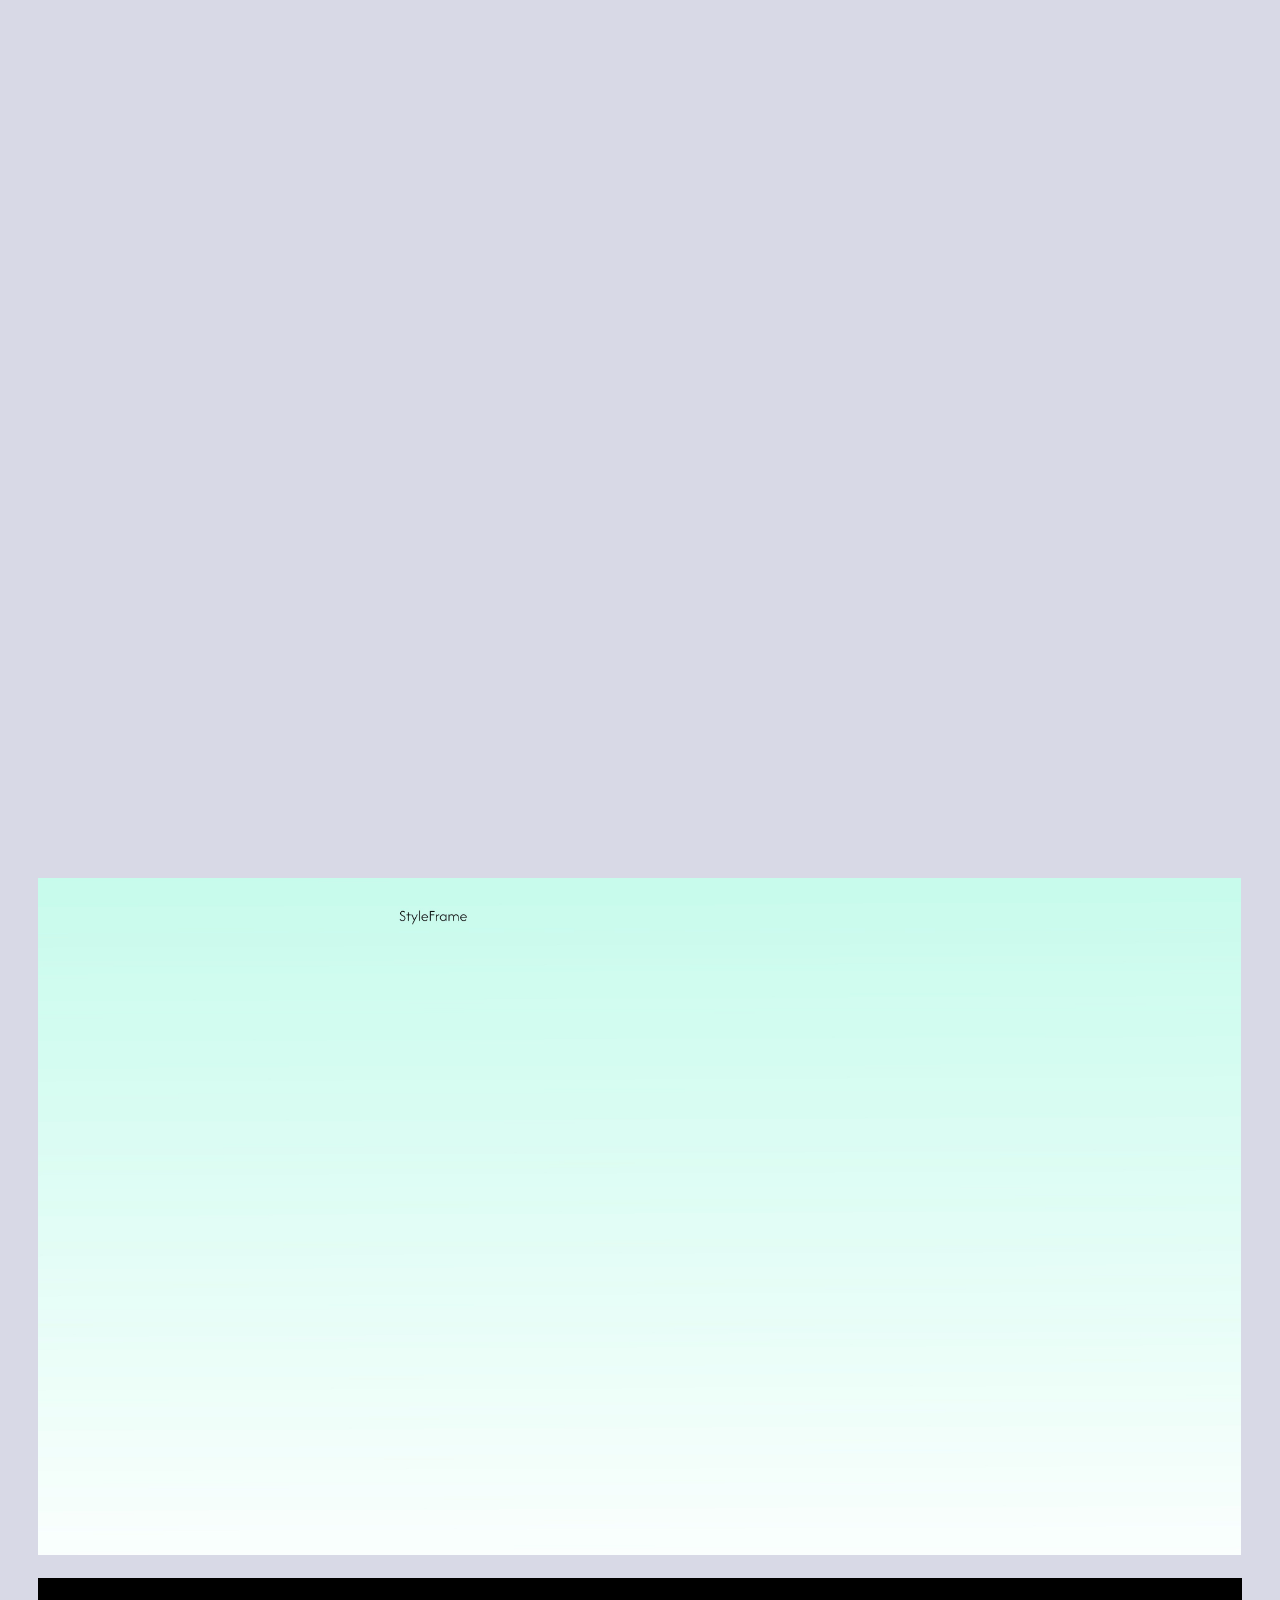
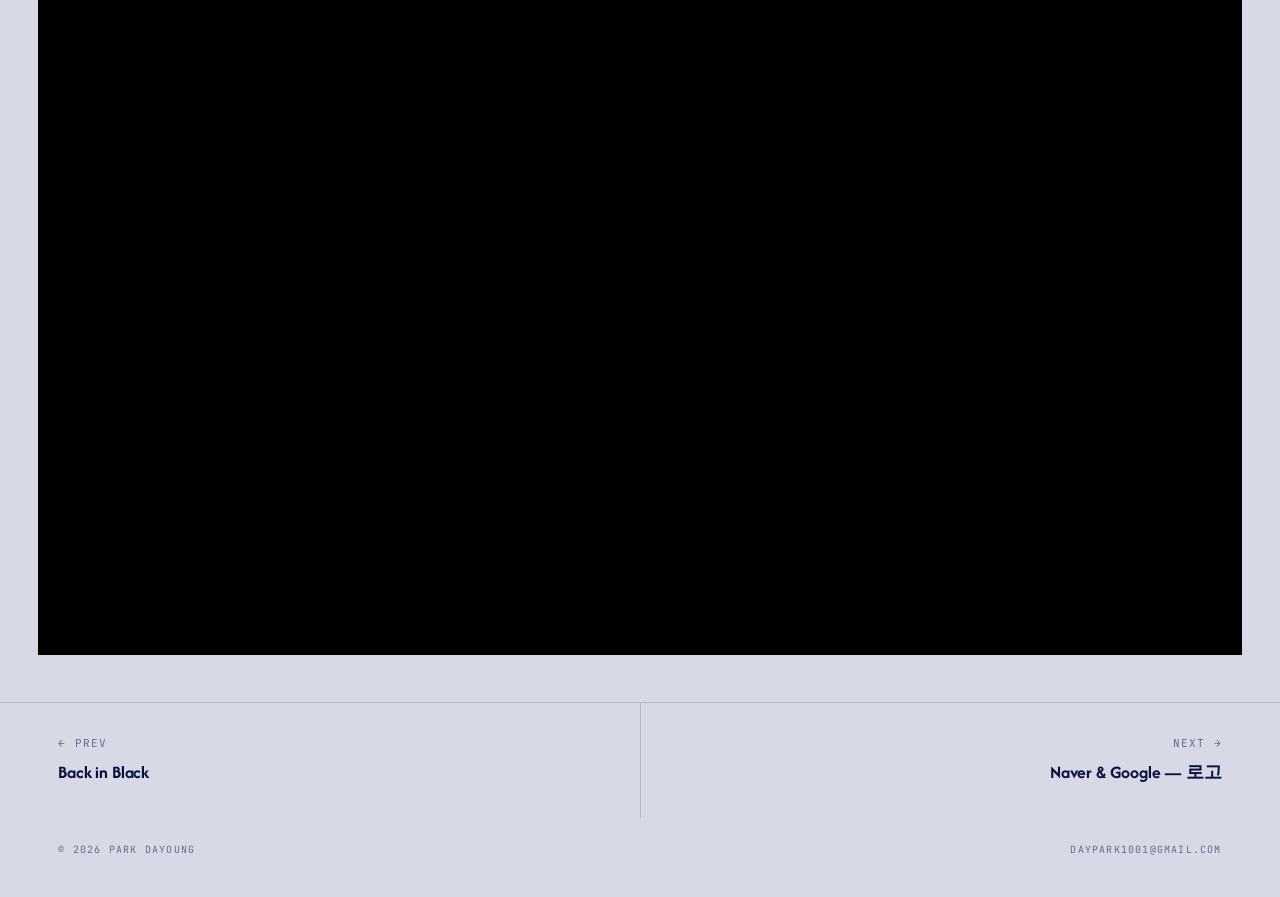
<file: works/05-fuseseoul.html>
<!DOCTYPE html>
<html lang="ko">
<head>
<meta charset="UTF-8">
<meta name="viewport" content="width=device-width, initial-scale=1.0">
<title>퓨즈서울 × 극락왕생 · Park Dayoung</title>
<link rel="preconnect" href="https://fonts.googleapis.com">
<link rel="preconnect" href="https://fonts.gstatic.com" crossorigin>
<link href="https://fonts.googleapis.com/css2?family=Afacad+Flux:wght@100..1000&family=Archivo:wght@500;700;900&family=Space+Grotesk:wght@400;500;600;700&family=JetBrains+Mono:wght@400;500&display=swap" rel="stylesheet">
<link rel="stylesheet" href="works.css">
</head>
<body>
<div class="cursor is-out"></div>
<div class="cursor-dot is-out"></div>

<!-- scroll stops on the cover: start, and the finished artboard 23 mid-hold (see .wsnap) -->
<i class="wsnap" style="top: 0"></i>
<i class="wsnap" style="top: calc(130svh + 46px)"></i>
<!-- cover: artboard 23 of 박다영 포트폴리오.ai exported as layers (2x); works.css .wkv-layers moves them into place on scroll -->
<div class="wkv wkv-layers wkv-full"> <!-- wkv-full: background stays full-bleed, objects draw in -->
  <div class="wkv-stage">
    <img src="images/05/s23/bg.jpg" width="3840" height="2160" alt="FuseSeoul × Geungnak Wangsaeng">
    <img class="wkv-shade" src="images/05/s23/shade.png" width="3840" height="2160" alt="">
    <img class="wkv-panel" src="images/05/s23/panel-en.png" width="3840" height="2160" alt="">
    <img class="wkv-logo" src="images/05/s23/logo.png" width="3840" height="2160" style="--lx: -10.938%" alt="ACBF × 극락왕생 logo"> <!-- 10.938% = artboard centre → logo centre -->
  </div>
  <i class="wkv-curtain l"></i><i class="wkv-curtain r"></i>
</div>

<header class="wtop wtop-fixed is-hidden">
  <a class="wtop-back" href="../index.html#works">← Index</a>
  <div class="wtop-name">Park Dayoung</div>
</header>

<main class="wslides wslides-wide"> <!-- slides over the pinned cover (see .wkv ~ main); artboard 24 of 박다영 포트폴리오.ai, 2x renders -->
  <!-- background (with the section label) stays put; the frames rise in one by one on scroll (.wslide.reveal, --d = delay) -->
  <div class="wslide">
    <img src="images/05/s24/bg.jpg" width="3840" height="2160" loading="eager" alt="FuseSeoul × Geungnak Wangsaeng — style frames">
    <img class="wlayer" decoding="async" src="images/05/s24/c1.jpg" style="left: 3.125%; top: 14.815%; width: 23.333%; --d: 0s" alt="">
    <img class="wlayer" decoding="async" src="images/05/s24/c2.jpg" style="left: 26.615%; top: 14.815%; width: 23.281%; --d: 0.08s" alt="">
    <img class="wlayer" decoding="async" src="images/05/s24/c3.jpg" style="left: 50.104%; top: 14.815%; width: 23.281%; --d: 0.16s" alt="">
    <img class="wlayer" decoding="async" src="images/05/s24/c4.jpg" style="left: 73.594%; top: 14.815%; width: 23.333%; --d: 0.24s" alt="">
    <img class="wlayer" decoding="async" src="images/05/s24/c5.jpg" style="left: 3.125%; top: 38.333%; width: 23.333%; --d: 0.32s" alt="">
    <img class="wlayer" decoding="async" src="images/05/s24/c6.jpg" style="left: 26.615%; top: 38.333%; width: 23.281%; --d: 0.4s" alt="">
    <img class="wlayer" decoding="async" src="images/05/s24/c7.jpg" style="left: 50.104%; top: 38.333%; width: 23.281%; --d: 0.48s" alt="">
    <img class="wlayer" decoding="async" src="images/05/s24/c8.jpg" style="left: 73.594%; top: 38.333%; width: 23.333%; --d: 0.56s" alt="">
    <img class="wlayer" decoding="async" src="images/05/s24/c9.jpg" style="left: 3.125%; top: 61.852%; width: 23.281%; --d: 0.64s" alt="">
    <img class="wlayer" decoding="async" src="images/05/s24/c10.jpg" style="left: 26.615%; top: 61.852%; width: 23.333%; --d: 0.72s" alt="">
    <img class="wlayer" decoding="async" src="images/05/s24/c11.jpg" style="left: 50.104%; top: 61.852%; width: 23.281%; --d: 0.8s" alt="">
    <img class="wlayer" decoding="async" src="images/05/s24/c12.jpg" style="left: 73.594%; top: 61.852%; width: 23.281%; --d: 0.88s" alt="">
  </div>
  <div class="wvideo" id="video"><iframe src="https://player.vimeo.com/video/1226362683?dnt=1" title="FuseSeoul × Geungnak Wangsaeng promotion video" loading="lazy" allow="autoplay; fullscreen; picture-in-picture" allowfullscreen></iframe></div>
</main>

<footer class="wnav">
  <a class="wnav-prev" href="04-back-in-black.html">← Prev<span class="title">Back in Black</span></a>
  <a class="wnav-next" href="06-naver-google.html">Next →<span class="title">Naver & Google — 로고</span></a>
</footer>
<div class="wfoot">
  <div>© 2026 Park Dayoung</div>
  <div>daypark1001@gmail.com</div>
</div>

<script src="works.js"></script>
</body>
</html>
</file>
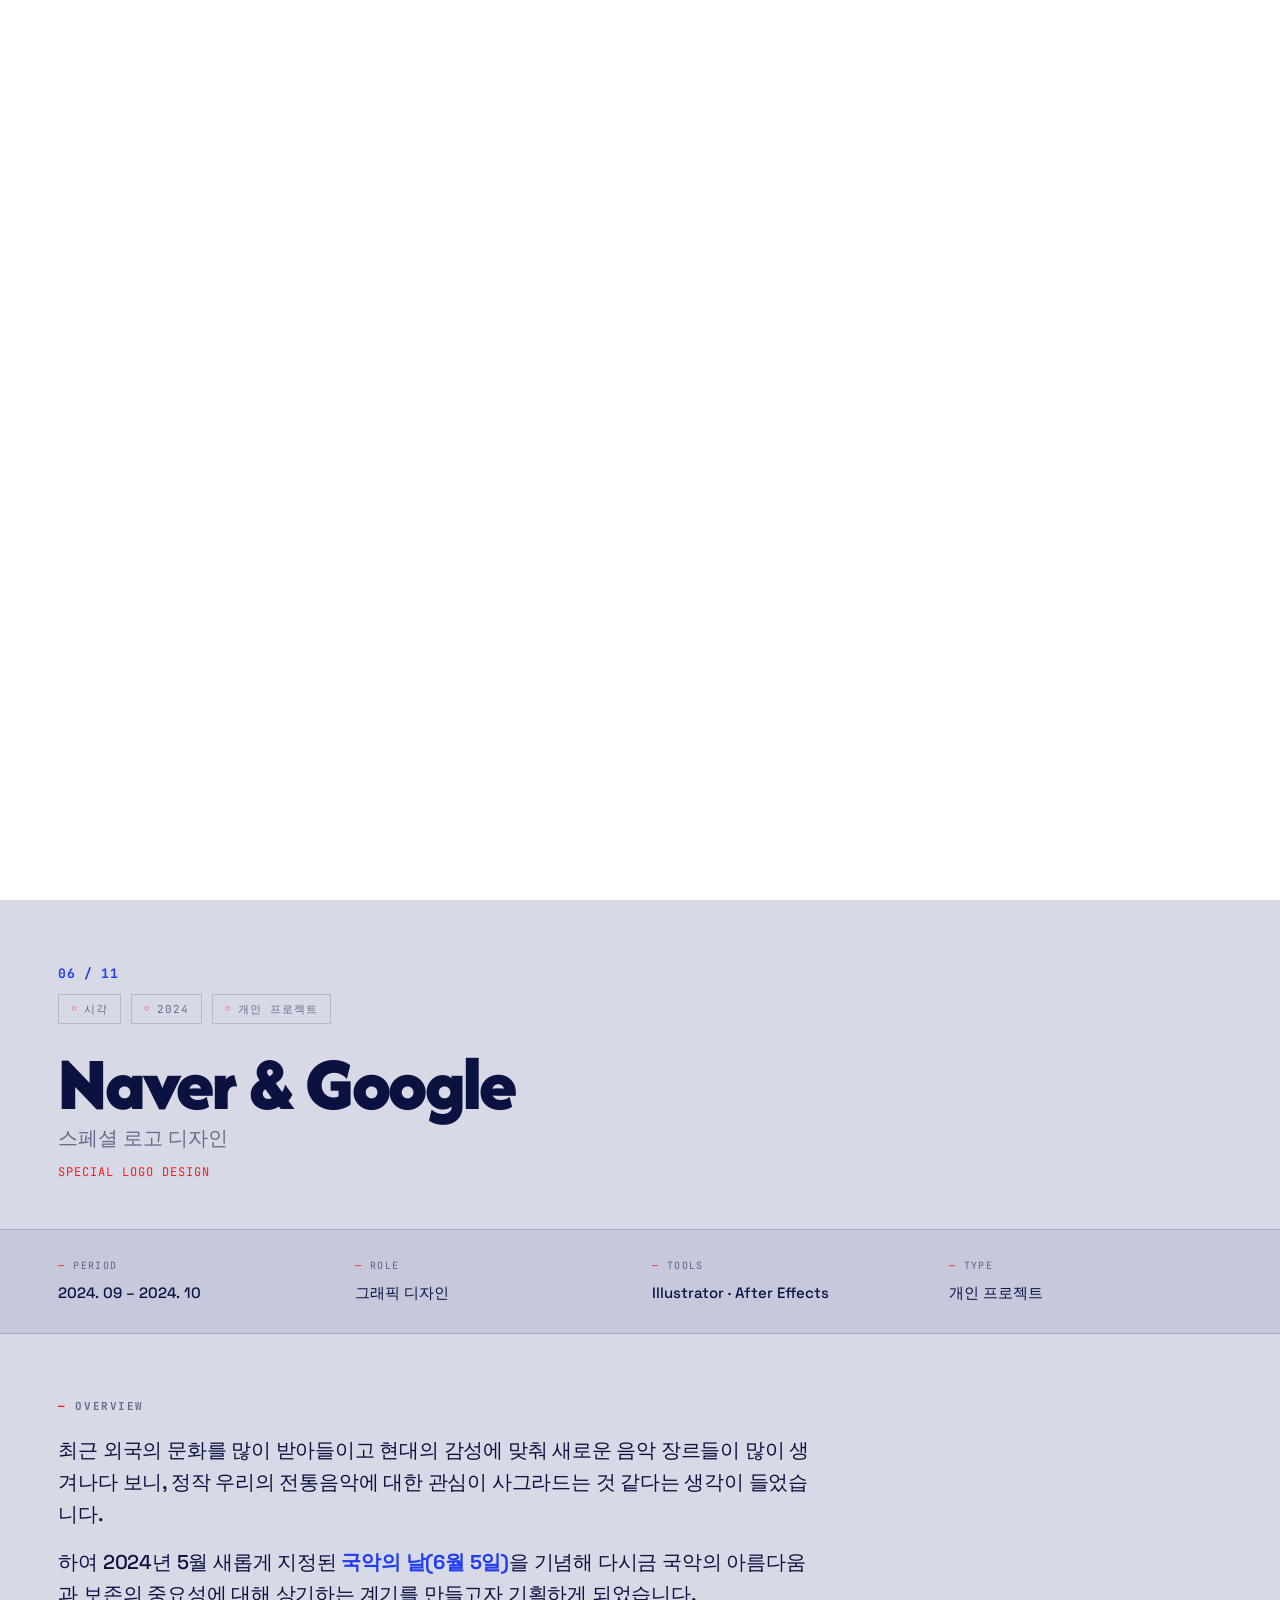
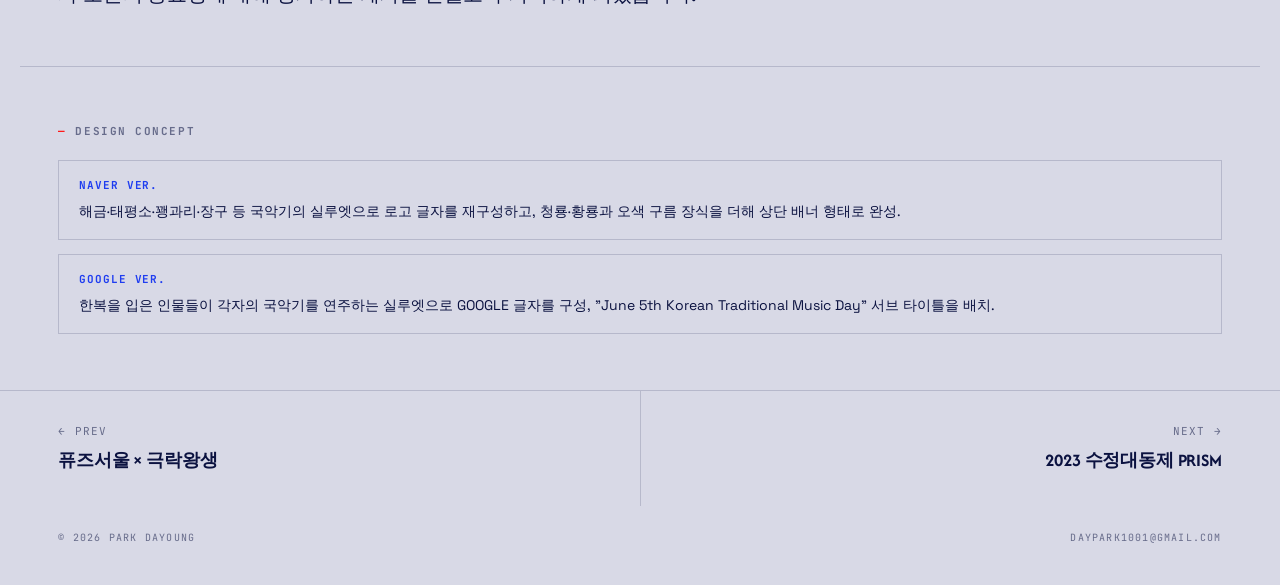
<file: works/06-naver-google.html>
<!DOCTYPE html>
<html lang="ko">
<head>
<meta charset="UTF-8">
<meta name="viewport" content="width=device-width, initial-scale=1.0">
<title>Naver & Google — Special Logo Design · Park Dayoung</title>
<link rel="preconnect" href="https://fonts.googleapis.com">
<link rel="preconnect" href="https://fonts.gstatic.com" crossorigin>
<link href="https://fonts.googleapis.com/css2?family=Afacad+Flux:wght@100..1000&family=Archivo:wght@500;700;900&family=Space+Grotesk:wght@400;500;600;700&family=JetBrains+Mono:wght@400;500&display=swap" rel="stylesheet">
<link rel="stylesheet" href="works.css">
</head>
<body>
<div class="cursor is-out"></div>
<div class="cursor-dot is-out"></div>

<!-- cover: Google + Naver mobile side by side, as video (the GIFs are 53MB / 20MB, the videos a fraction of that); top bar sits below it -->
<div class="wkv wkv-split">
  <video src="images/06/google.mp4" width="1920" height="1080" autoplay muted loop playsinline aria-label="Google 스페셜 로고 — 국악의 날"></video>
  <video src="images/06/naver-mobile.mp4" width="1078" height="1080" autoplay muted loop playsinline aria-label="NAVER 스페셜 로고 — 모바일 버전"></video>
</div>

<header class="wtop wtop-fixed is-hidden">
  <a class="wtop-back" href="../index.html#works">← Index</a>
  <div class="wtop-name">Park Dayoung</div>
</header>

<main> <!-- slides over the pinned cover (see .wkv ~ main) -->
<section class="whero">
  <div class="wnum">06 / 11</div>
  <div class="wtag-row">
    <span class="wtag">시각</span>
    <span class="wtag">2024</span>
    <span class="wtag">개인 프로젝트</span>
  </div>
  <h1>Naver & Google<small>스페셜 로고 디자인</small></h1>
  <p class="wsub">Special Logo Design</p>
</section>

<dl class="wmeta">
  <div><dt>Period</dt><dd>2024. 09 – 2024. 10</dd></div>
  <div><dt>Role</dt><dd>그래픽 디자인</dd></div>
  <div><dt>Tools</dt><dd>Illustrator · After Effects</dd></div>
  <div><dt>Type</dt><dd>개인 프로젝트</dd></div>
</dl>

<section class="wsection">
  <h2>Overview</h2>
  <p>최근 외국의 문화를 많이 받아들이고 현대의 감성에 맞춰 새로운 음악 장르들이 많이 생겨나다 보니, 정작 우리의 전통음악에 대한 관심이 사그라드는 것 같다는 생각이 들었습니다.</p>
  <p>하여 2024년 5월 새롭게 지정된 <em>국악의 날(6월 5일)</em>을 기념해 다시금 국악의 아름다움과 보존의 중요성에 대해 상기하는 계기를 만들고자 기획하게 되었습니다.</p>
</section>

<section class="wsection">
  <h2>Design Concept</h2>
  <ul class="wlist">
    <li><b>NAVER ver.</b>해금·태평소·꽹과리·장구 등 국악기의 실루엣으로 로고 글자를 재구성하고, 청룡·황룡과 오색 구름 장식을 더해 상단 배너 형태로 완성.</li>
    <li><b>GOOGLE ver.</b>한복을 입은 인물들이 각자의 국악기를 연주하는 실루엣으로 GOOGLE 글자를 구성, "June 5th Korean Traditional Music Day" 서브 타이틀을 배치.</li>
  </ul>
</section>
</main>

<footer class="wnav">
  <a class="wnav-prev" href="05-fuseseoul.html">← Prev<span class="title">퓨즈서울 × 극락왕생</span></a>
  <a class="wnav-next" href="07-prism.html">Next →<span class="title">2023 수정대동제 PRISM</span></a>
</footer>
<div class="wfoot">
  <div>© 2026 Park Dayoung</div>
  <div>daypark1001@gmail.com</div>
</div>

<script src="works.js"></script>
</body>
</html>
</file>
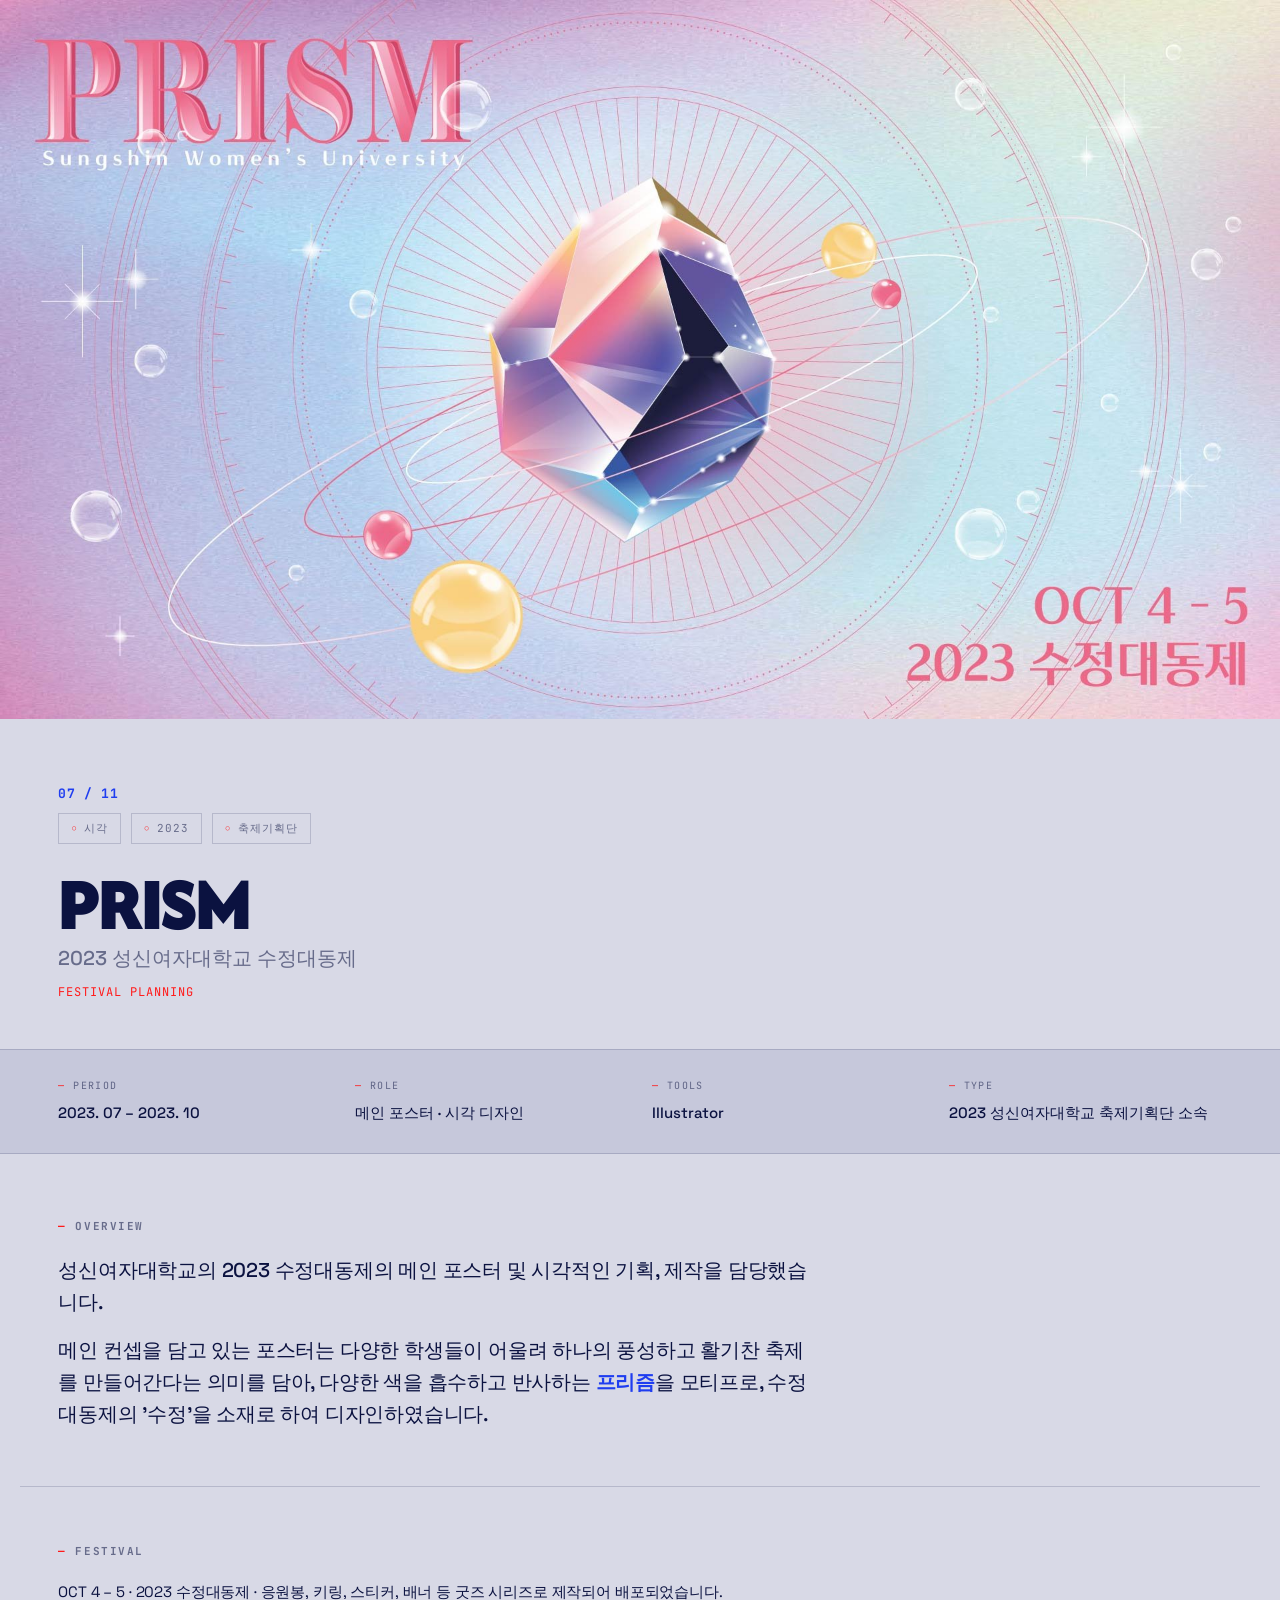
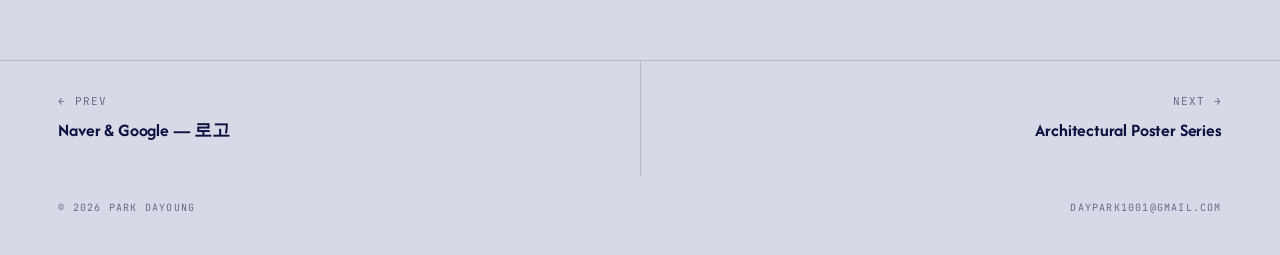
<file: works/07-prism.html>
<!DOCTYPE html>
<html lang="ko">
<head>
<meta charset="UTF-8">
<meta name="viewport" content="width=device-width, initial-scale=1.0">
<title>2023 Sungshin Festival PRISM · Park Dayoung</title>
<link rel="preconnect" href="https://fonts.googleapis.com">
<link rel="preconnect" href="https://fonts.gstatic.com" crossorigin>
<link href="https://fonts.googleapis.com/css2?family=Afacad+Flux:wght@100..1000&family=Archivo:wght@500;700;900&family=Space+Grotesk:wght@400;500;600;700&family=JetBrains+Mono:wght@400;500&display=swap" rel="stylesheet">
<link rel="stylesheet" href="works.css">
</head>
<body>
<div class="cursor is-out"></div>
<div class="cursor-dot is-out"></div>

<!-- cover: 8282 엔딩 포스터.jpg (1920 × 1080); top bar sits below it -->
<img class="wkv wkv-fit" src="images/07/ending.jpg" width="1920" height="1080" style="object-position: 50% 50%" alt="2023 수정대동제 PRISM">

<header class="wtop wtop-fixed is-hidden">
  <a class="wtop-back" href="../index.html#works">← Index</a>
  <div class="wtop-name">Park Dayoung</div>
</header>

<main> <!-- slides over the pinned cover (see .wkv ~ main) -->
<section class="whero">
  <div class="wnum">07 / 11</div>
  <div class="wtag-row">
    <span class="wtag">시각</span>
    <span class="wtag">2023</span>
    <span class="wtag">축제기획단</span>
  </div>
  <h1>PRISM<small>2023 성신여자대학교 수정대동제</small></h1>
  <p class="wsub">Festival Planning</p>
</section>

<dl class="wmeta">
  <div><dt>Period</dt><dd>2023. 07 – 2023. 10</dd></div>
  <div><dt>Role</dt><dd>메인 포스터 · 시각 디자인</dd></div>
  <div><dt>Tools</dt><dd>Illustrator</dd></div>
  <div><dt>Type</dt><dd>2023 성신여자대학교 축제기획단 소속</dd></div>
</dl>

<section class="wsection">
  <h2>Overview</h2>
  <p>성신여자대학교의 2023 수정대동제의 메인 포스터 및 시각적인 기획, 제작을 담당했습니다.</p>
  <p>메인 컨셉을 담고 있는 포스터는 다양한 학생들이 어울려 하나의 풍성하고 활기찬 축제를 만들어간다는 의미를 담아, 다양한 색을 흡수하고 반사하는 <em>프리즘</em>을 모티프로, 수정대동제의 '수정'을 소재로 하여 디자인하였습니다.</p>
</section>

<section class="wsection">
  <h2>Festival</h2>
  <p style="font-size:15px; font-weight:400;">OCT 4 – 5 · 2023 수정대동제 · 응원봉, 키링, 스티커, 배너 등 굿즈 시리즈로 제작되어 배포되었습니다.</p>
</section>
</main>

<footer class="wnav">
  <a class="wnav-prev" href="06-naver-google.html">← Prev<span class="title">Naver & Google — 로고</span></a>
  <a class="wnav-next" href="08-architectural-poster.html">Next →<span class="title">Architectural Poster Series</span></a>
</footer>
<div class="wfoot">
  <div>© 2026 Park Dayoung</div>
  <div>daypark1001@gmail.com</div>
</div>

<script src="works.js"></script>
</body>
</html>
</file>
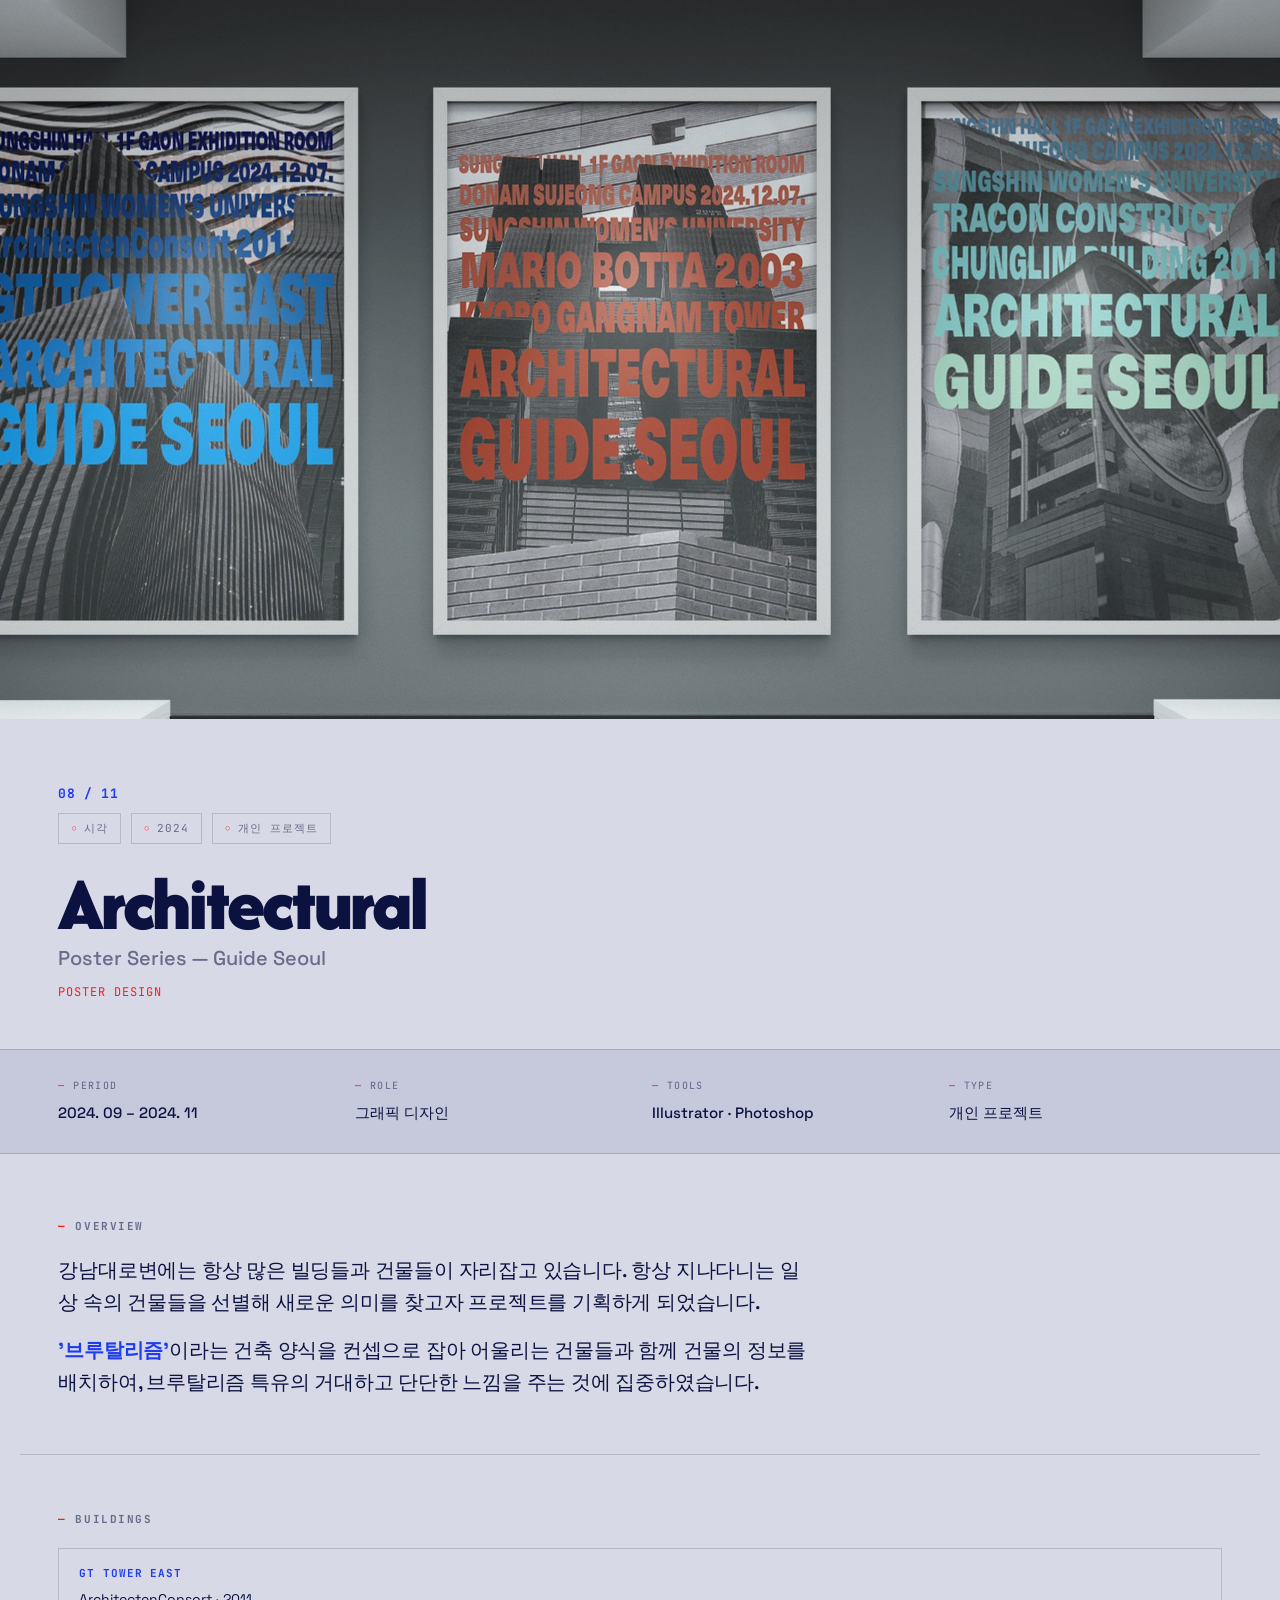
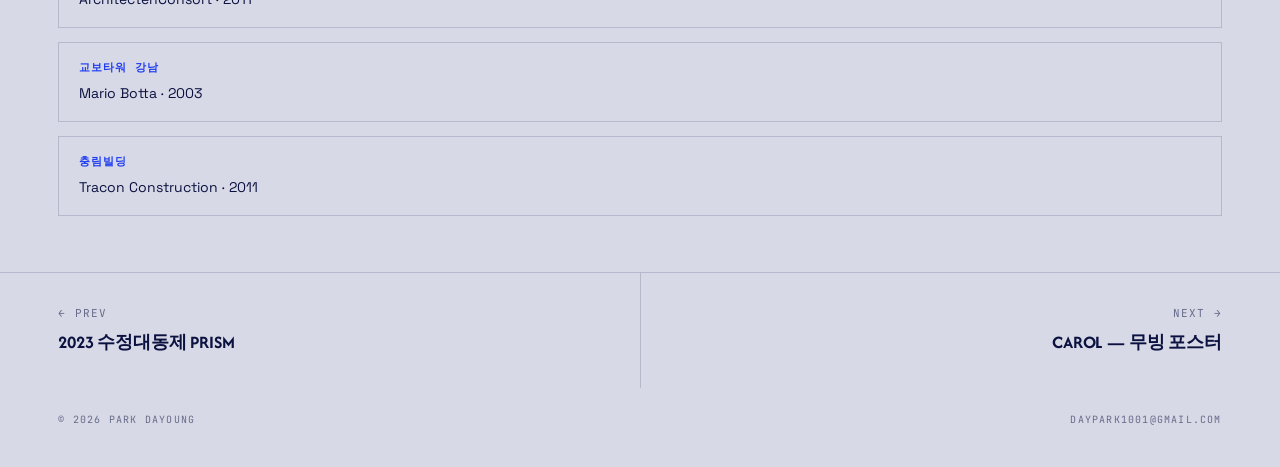
<file: works/08-architectural-poster.html>
<!DOCTYPE html>
<html lang="ko">
<head>
<meta charset="UTF-8">
<meta name="viewport" content="width=device-width, initial-scale=1.0">
<title>Architectural Poster Series · Park Dayoung</title>
<link rel="preconnect" href="https://fonts.googleapis.com">
<link rel="preconnect" href="https://fonts.gstatic.com" crossorigin>
<link href="https://fonts.googleapis.com/css2?family=Afacad+Flux:wght@100..1000&family=Archivo:wght@500;700;900&family=Space+Grotesk:wght@400;500;600;700&family=JetBrains+Mono:wght@400;500&display=swap" rel="stylesheet">
<link rel="stylesheet" href="works.css">
</head>
<body>
<div class="cursor is-out"></div>
<div class="cursor-dot is-out"></div>

<!-- cover: Art_Gallery_Mockup.png, zoomed in on the three posters (16:9 crop); top bar sits below it -->
<img class="wkv wkv-fit" src="images/08/keyvisual.jpg" width="1920" height="1080" style="object-position: 50% 50%" alt="Architectural Guide Seoul — 갤러리 전시 목업">

<header class="wtop wtop-fixed is-hidden">
  <a class="wtop-back" href="../index.html#works">← Index</a>
  <div class="wtop-name">Park Dayoung</div>
</header>

<main> <!-- slides over the pinned cover (see .wkv ~ main) -->
<section class="whero">
  <div class="wnum">08 / 11</div>
  <div class="wtag-row">
    <span class="wtag">시각</span>
    <span class="wtag">2024</span>
    <span class="wtag">개인 프로젝트</span>
  </div>
  <h1>Architectural<small>Poster Series — Guide Seoul</small></h1>
  <p class="wsub">Poster Design</p>
</section>

<dl class="wmeta">
  <div><dt>Period</dt><dd>2024. 09 – 2024. 11</dd></div>
  <div><dt>Role</dt><dd>그래픽 디자인</dd></div>
  <div><dt>Tools</dt><dd>Illustrator · Photoshop</dd></div>
  <div><dt>Type</dt><dd>개인 프로젝트</dd></div>
</dl>

<section class="wsection">
  <h2>Overview</h2>
  <p>강남대로변에는 항상 많은 빌딩들과 건물들이 자리잡고 있습니다. 항상 지나다니는 일상 속의 건물들을 선별해 새로운 의미를 찾고자 프로젝트를 기획하게 되었습니다.</p>
  <p><em>'브루탈리즘'</em>이라는 건축 양식을 컨셉으로 잡아 어울리는 건물들과 함께 건물의 정보를 배치하여, 브루탈리즘 특유의 거대하고 단단한 느낌을 주는 것에 집중하였습니다.</p>
</section>

<section class="wsection">
  <h2>Buildings</h2>
  <ul class="wlist">
    <li><b>GT Tower East</b>ArchitectenConsort · 2011</li>
    <li><b>교보타워 강남</b>Mario Botta · 2003</li>
    <li><b>충림빌딩</b>Tracon Construction · 2011</li>
  </ul>
</section>
</main>

<footer class="wnav">
  <a class="wnav-prev" href="07-prism.html">← Prev<span class="title">2023 수정대동제 PRISM</span></a>
  <a class="wnav-next" href="09-carol.html">Next →<span class="title">CAROL — 무빙 포스터</span></a>
</footer>
<div class="wfoot">
  <div>© 2026 Park Dayoung</div>
  <div>daypark1001@gmail.com</div>
</div>

<script src="works.js"></script>
</body>
</html>
</file>
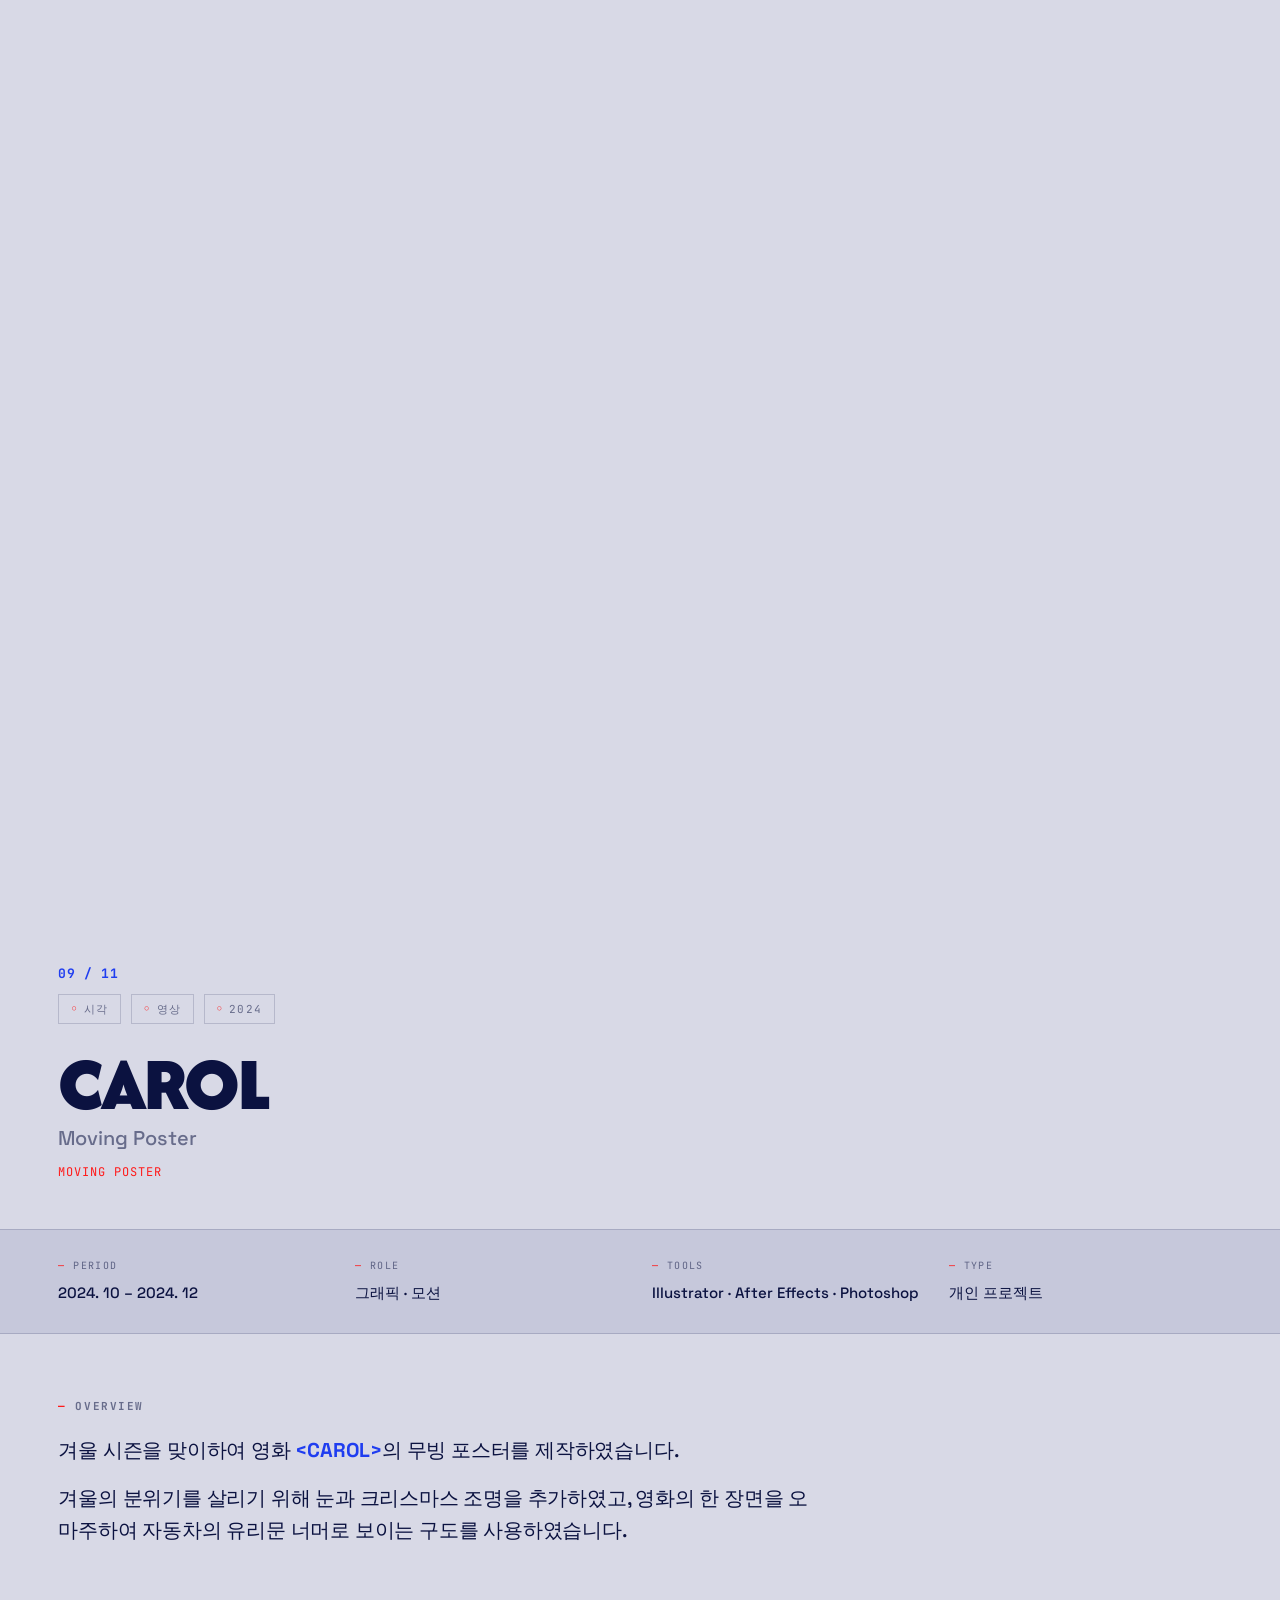
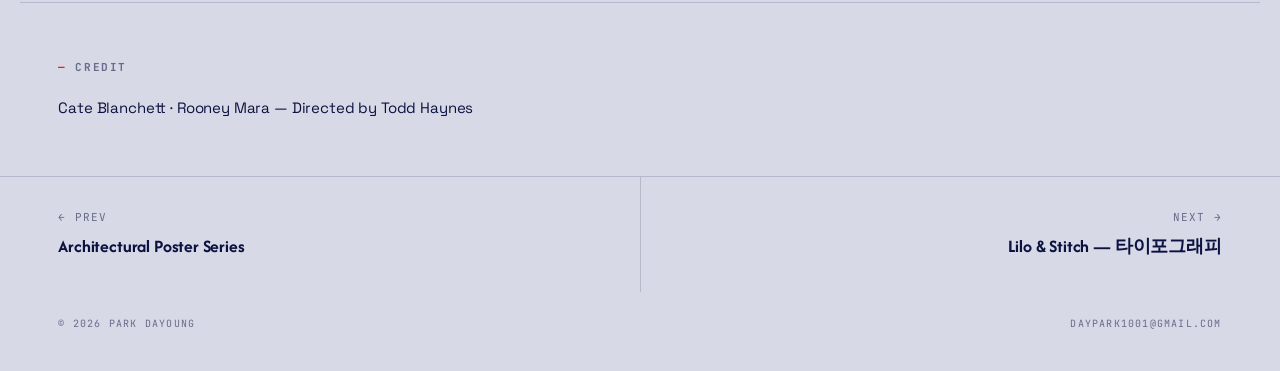
<file: works/09-carol.html>
<!DOCTYPE html>
<html lang="ko">
<head>
<meta charset="UTF-8">
<meta name="viewport" content="width=device-width, initial-scale=1.0">
<title>CAROL — Moving Poster · Park Dayoung</title>
<link rel="preconnect" href="https://fonts.googleapis.com">
<link rel="preconnect" href="https://fonts.gstatic.com" crossorigin>
<link href="https://fonts.googleapis.com/css2?family=Afacad+Flux:wght@100..1000&family=Archivo:wght@500;700;900&family=Space+Grotesk:wght@400;500;600;700&family=JetBrains+Mono:wght@400;500&display=swap" rel="stylesheet">
<link rel="stylesheet" href="works.css">
</head>
<body>
<div class="cursor is-out"></div>
<div class="cursor-dot is-out"></div>

<!-- cover: 영화 무빙 포스터.mp4 (842 × 1190, portrait) at its own ratio, centred; top bar sits below it -->
<video class="wkv wkv-inset" src="images/09/moving-poster.mp4" width="842" height="1190" style="--ar: 0.7076" autoplay muted loop playsinline aria-label="CAROL 무빙 포스터"></video>

<header class="wtop wtop-fixed is-hidden">
  <a class="wtop-back" href="../index.html#works">← Index</a>
  <div class="wtop-name">Park Dayoung</div>
</header>

<main> <!-- slides over the pinned cover (see .wkv ~ main) -->
<section class="whero">
  <div class="wnum">09 / 11</div>
  <div class="wtag-row">
    <span class="wtag">시각</span>
    <span class="wtag">영상</span>
    <span class="wtag">2024</span>
  </div>
  <h1>CAROL<small>Moving Poster</small></h1>
  <p class="wsub">Moving Poster</p>
</section>

<dl class="wmeta">
  <div><dt>Period</dt><dd>2024. 10 – 2024. 12</dd></div>
  <div><dt>Role</dt><dd>그래픽 · 모션</dd></div>
  <div><dt>Tools</dt><dd>Illustrator · After Effects · Photoshop</dd></div>
  <div><dt>Type</dt><dd>개인 프로젝트</dd></div>
</dl>

<section class="wsection">
  <h2>Overview</h2>
  <p>겨울 시즌을 맞이하여 영화 <em>&lt;CAROL&gt;</em>의 무빙 포스터를 제작하였습니다.</p>
  <p>겨울의 분위기를 살리기 위해 눈과 크리스마스 조명을 추가하였고, 영화의 한 장면을 오마주하여 자동차의 유리문 너머로 보이는 구도를 사용하였습니다.</p>
</section>

<section class="wsection">
  <h2>Credit</h2>
  <p style="font-size:15px; font-weight:400;">Cate Blanchett · Rooney Mara — Directed by Todd Haynes</p>
</section>
</main>

<footer class="wnav">
  <a class="wnav-prev" href="08-architectural-poster.html">← Prev<span class="title">Architectural Poster Series</span></a>
  <a class="wnav-next" href="10-lilo-stitch.html">Next →<span class="title">Lilo & Stitch — 타이포그래피</span></a>
</footer>
<div class="wfoot">
  <div>© 2026 Park Dayoung</div>
  <div>daypark1001@gmail.com</div>
</div>

<script src="works.js"></script>
</body>
</html>
</file>
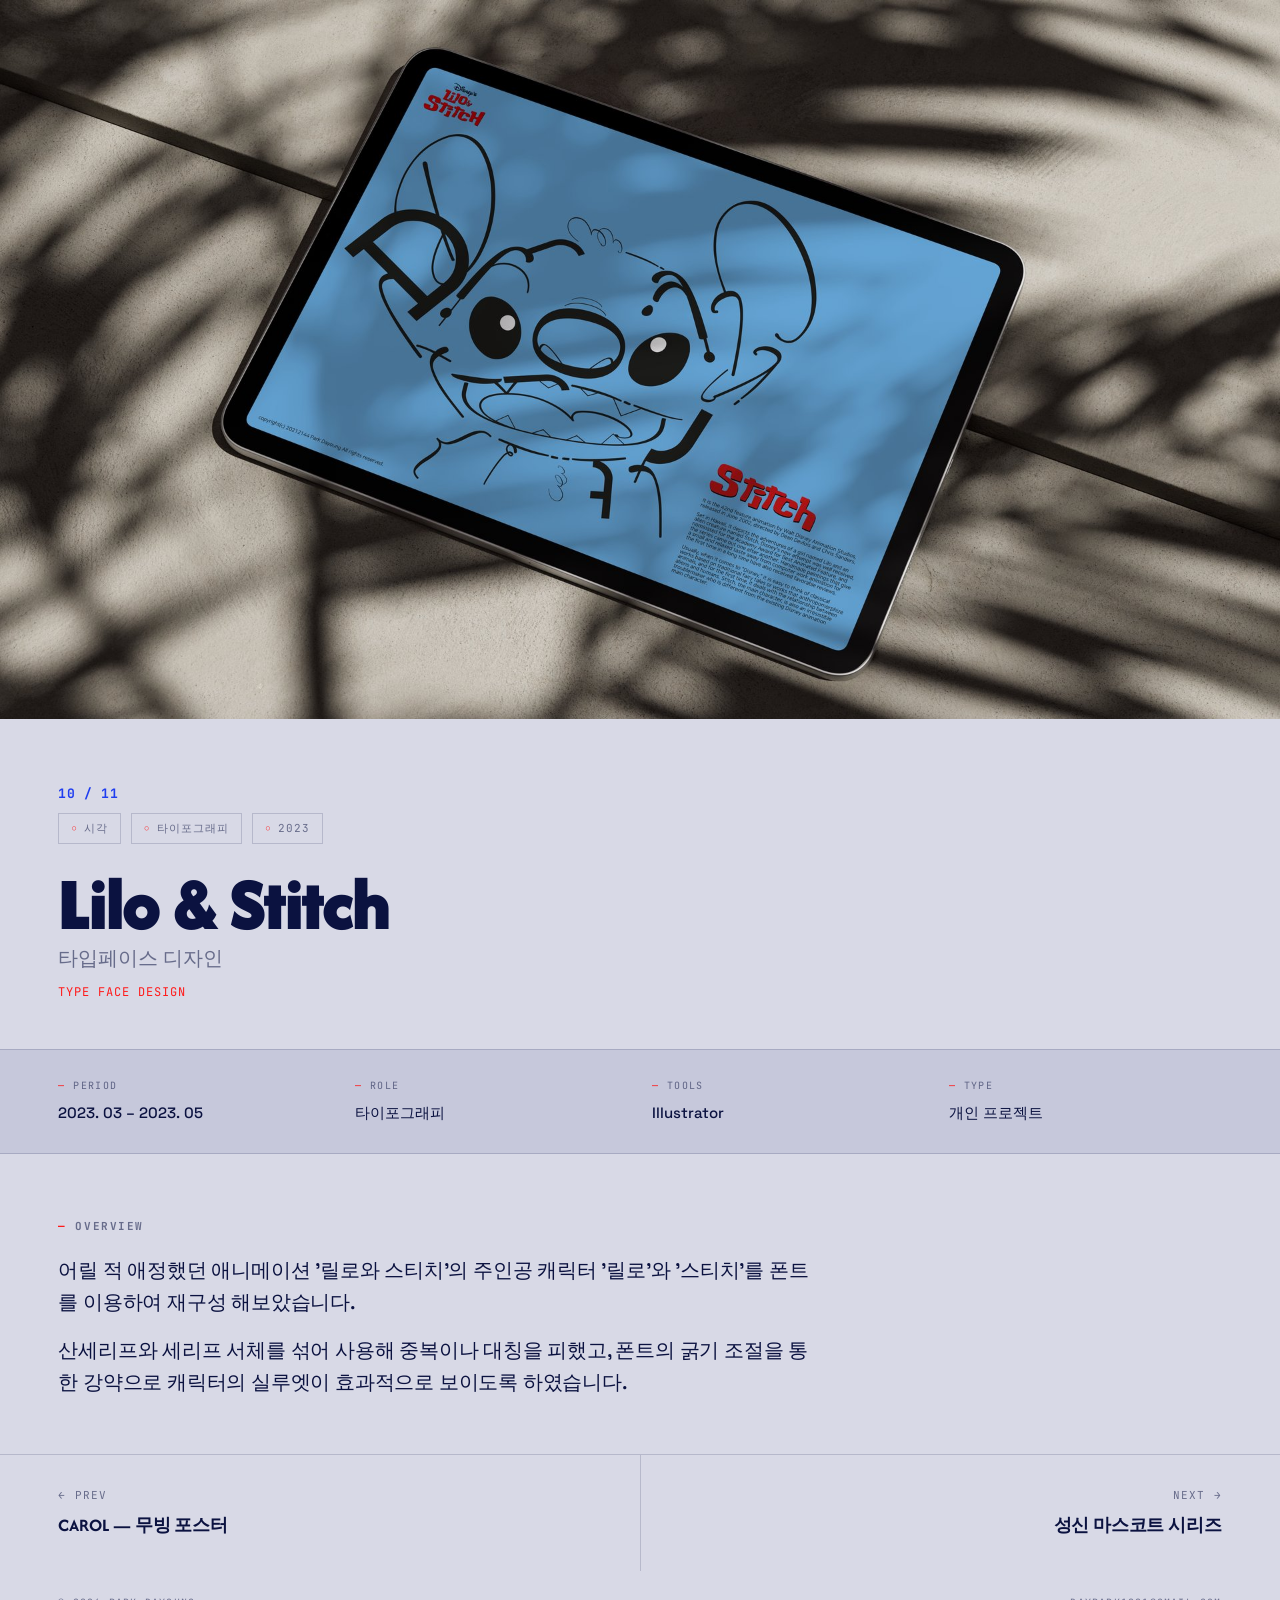
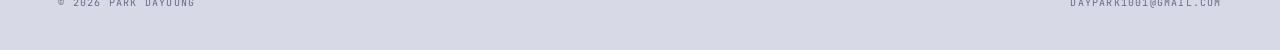
<file: works/10-lilo-stitch.html>
<!DOCTYPE html>
<html lang="ko">
<head>
<meta charset="UTF-8">
<meta name="viewport" content="width=device-width, initial-scale=1.0">
<title>Lilo & Stitch — Typeface Design · Park Dayoung</title>
<link rel="preconnect" href="https://fonts.googleapis.com">
<link rel="preconnect" href="https://fonts.gstatic.com" crossorigin>
<link href="https://fonts.googleapis.com/css2?family=Afacad+Flux:wght@100..1000&family=Archivo:wght@500;700;900&family=Space+Grotesk:wght@400;500;600;700&family=JetBrains+Mono:wght@400;500&display=swap" rel="stylesheet">
<link rel="stylesheet" href="works.css">
</head>
<body>
<div class="cursor is-out"></div>
<div class="cursor-dot is-out"></div>

<!-- cover: Mockup1.png (tablet mockup), 16:9 band through the middle; top bar sits below it -->
<img class="wkv wkv-fit" src="images/10/keyvisual.jpg" width="1920" height="1080" style="object-position: 50% 50%" alt="Lilo & Stitch — 태블릿 목업">

<header class="wtop wtop-fixed is-hidden">
  <a class="wtop-back" href="../index.html#works">← Index</a>
  <div class="wtop-name">Park Dayoung</div>
</header>

<main> <!-- slides over the pinned cover (see .wkv ~ main) -->
<section class="whero">
  <div class="wnum">10 / 11</div>
  <div class="wtag-row">
    <span class="wtag">시각</span>
    <span class="wtag">타이포그래피</span>
    <span class="wtag">2023</span>
  </div>
  <h1>Lilo & Stitch<small>타입페이스 디자인</small></h1>
  <p class="wsub">Type Face Design</p>
</section>

<dl class="wmeta">
  <div><dt>Period</dt><dd>2023. 03 – 2023. 05</dd></div>
  <div><dt>Role</dt><dd>타이포그래피</dd></div>
  <div><dt>Tools</dt><dd>Illustrator</dd></div>
  <div><dt>Type</dt><dd>개인 프로젝트</dd></div>
</dl>

<section class="wsection">
  <h2>Overview</h2>
  <p>어릴 적 애정했던 애니메이션 '릴로와 스티치'의 주인공 캐릭터 '릴로'와 '스티치'를 폰트를 이용하여 재구성 해보았습니다.</p>
  <p>산세리프와 세리프 서체를 섞어 사용해 중복이나 대칭을 피했고, 폰트의 굵기 조절을 통한 강약으로 캐릭터의 실루엣이 효과적으로 보이도록 하였습니다.</p>
</section>
</main>

<footer class="wnav">
  <a class="wnav-prev" href="09-carol.html">← Prev<span class="title">CAROL — 무빙 포스터</span></a>
  <a class="wnav-next" href="11-sungshin-mascot.html">Next →<span class="title">성신 마스코트 시리즈</span></a>
</footer>
<div class="wfoot">
  <div>© 2026 Park Dayoung</div>
  <div>daypark1001@gmail.com</div>
</div>

<script src="works.js"></script>
</body>
</html>
</file>
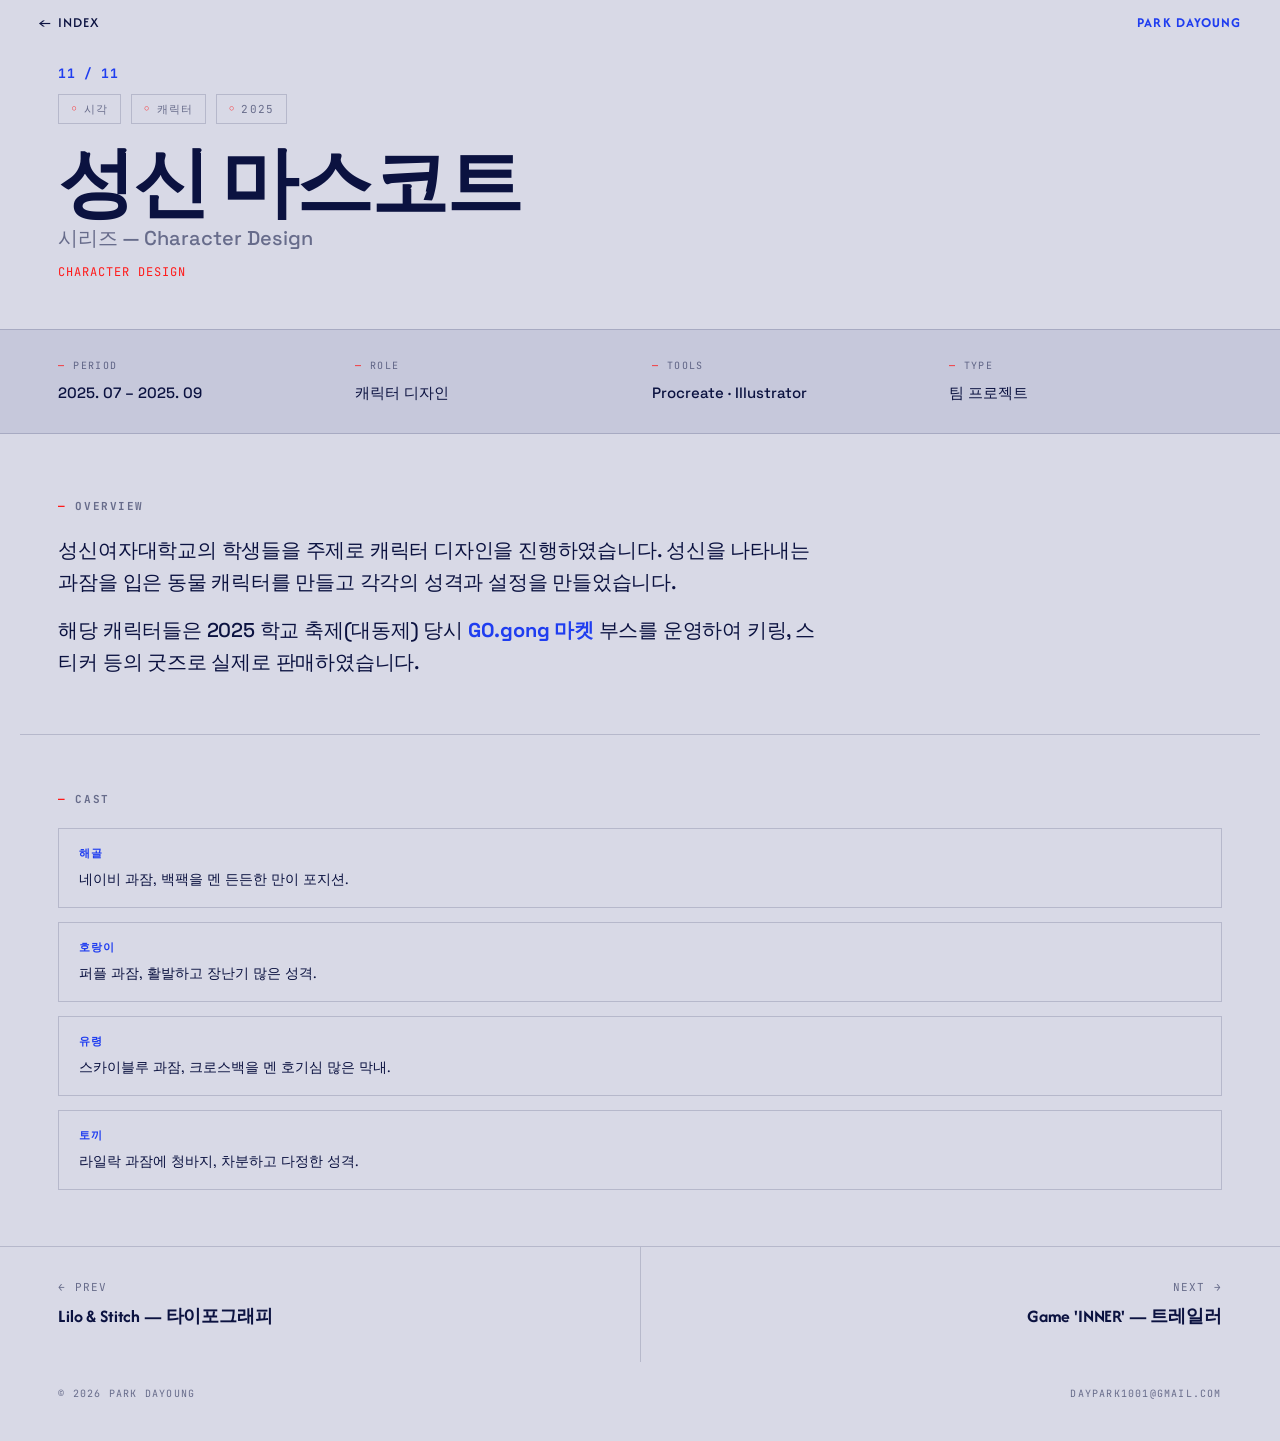
<file: works/11-sungshin-mascot.html>
<!DOCTYPE html>
<html lang="ko">
<head>
<meta charset="UTF-8">
<meta name="viewport" content="width=device-width, initial-scale=1.0">
<title>성신 마스코트 시리즈 · Park Dayoung</title>
<link rel="preconnect" href="https://fonts.googleapis.com">
<link rel="preconnect" href="https://fonts.gstatic.com" crossorigin>
<link href="https://fonts.googleapis.com/css2?family=Afacad+Flux:wght@100..1000&family=Archivo:wght@500;700;900&family=Space+Grotesk:wght@400;500;600;700&family=JetBrains+Mono:wght@400;500&display=swap" rel="stylesheet">
<link rel="stylesheet" href="works.css">
</head>
<body>

<header class="wtop wtop-fixed">
  <a class="wtop-back" href="../index.html#works">← Index</a>
  <div class="wtop-name">Park Dayoung</div>
</header>

<section class="whero">
  <div class="wnum">11 / 11</div>
  <div class="wtag-row">
    <span class="wtag">시각</span>
    <span class="wtag">캐릭터</span>
    <span class="wtag">2025</span>
  </div>
  <h1>성신 마스코트<small>시리즈 — Character Design</small></h1>
  <p class="wsub">Character Design</p>
</section>

<dl class="wmeta">
  <div><dt>Period</dt><dd>2025. 07 – 2025. 09</dd></div>
  <div><dt>Role</dt><dd>캐릭터 디자인</dd></div>
  <div><dt>Tools</dt><dd>Procreate · Illustrator</dd></div>
  <div><dt>Type</dt><dd>팀 프로젝트</dd></div>
</dl>

<section class="wsection">
  <h2>Overview</h2>
  <p>성신여자대학교의 학생들을 주제로 캐릭터 디자인을 진행하였습니다. 성신을 나타내는 과잠을 입은 동물 캐릭터를 만들고 각각의 성격과 설정을 만들었습니다.</p>
  <p>해당 캐릭터들은 2025 학교 축제(대동제) 당시 <em>GO.gong 마켓</em> 부스를 운영하여 키링, 스티커 등의 굿즈로 실제로 판매하였습니다.</p>
</section>

<section class="wsection">
  <h2>Cast</h2>
  <ul class="wlist">
    <li><b>해골</b>네이비 과잠, 백팩을 멘 든든한 만이 포지션.</li>
    <li><b>호랑이</b>퍼플 과잠, 활발하고 장난기 많은 성격.</li>
    <li><b>유령</b>스카이블루 과잠, 크로스백을 멘 호기심 많은 막내.</li>
    <li><b>토끼</b>라일락 과잠에 청바지, 차분하고 다정한 성격.</li>
  </ul>
</section>

<footer class="wnav">
  <a class="wnav-prev" href="10-lilo-stitch.html">← Prev<span class="title">Lilo & Stitch — 타이포그래피</span></a>
  <a class="wnav-next" href="01-inner-trailer.html">Next →<span class="title">Game 'INNER' — 트레일러</span></a>
</footer>
<div class="wfoot">
  <div>© 2026 Park Dayoung</div>
  <div>daypark1001@gmail.com</div>
</div>

</body>
</html>
</file>
<file: works/works.css>
/* ========================================================
   ENTROPY — Work Detail Pages
   Shared stylesheet. Mirrors entropy.html's design-tool
   aesthetic: bounding boxes, mono meta labels, red markers.
   ======================================================== */

:root {
  --bg: #d8d9e6;
  --bg-deep: #c6c8db;
  --ink: #0b1240;
  --ink-soft: rgba(11, 18, 64, 0.55);
  --ink-faint: rgba(11, 18, 64, 0.32);
  --blue: #1f3df0;
  --red: #ff1a1a;
  --line: rgba(11, 18, 64, 0.16);
  --line-soft: rgba(11, 18, 64, 0.08);

  --display: 'Afacad Flux', 'Archivo', sans-serif;
  --sans: 'Space Grotesk', sans-serif;
  --mono: 'JetBrains Mono', ui-monospace, monospace;

  --pad: clamp(20px, 3vw, 40px);
}

*, *::before, *::after { margin: 0; padding: 0; box-sizing: border-box; }

html { scroll-behavior: smooth; }
body {
  background: var(--bg);
  color: var(--ink);
  font-family: var(--sans);
  font-size: 15px;
  line-height: 1.5;
  -webkit-font-smoothing: antialiased;
}
a { color: inherit; text-decoration: none; }
::selection { background: var(--blue); color: white; }

/* ─── Top bar ─── */
.wtop {
  display: grid;
  grid-template-columns: 1fr auto 1fr;
  align-items: center;
  gap: 12px;
  padding: var(--pad);
  font-family: var(--mono);
  font-size: 11px;
  letter-spacing: 0.08em;
  text-transform: uppercase;
  color: var(--ink-soft);
  border-bottom: 1px solid var(--line);
}
.wtop-back {
  color: var(--ink);
  font-weight: 500;
  transition: color 0.2s;
}
.wtop-back:hover { color: var(--blue); }
.wtop-meta { text-align: center; }
.wtop-name { text-align: right; color: var(--blue); font-weight: 700; }

/* ─── Hero ─── */
.whero {
  position: relative;
  padding: 64px var(--pad) 48px;
  max-width: 1100px;
}
.wtag-row {
  display: flex;
  gap: 10px;
  flex-wrap: wrap;
  margin-bottom: 22px;
}
.wtag {
  font-family: var(--mono);
  font-size: 11px;
  letter-spacing: 0.1em;
  text-transform: uppercase;
  color: var(--ink-soft);
  border: 1px solid var(--line);
  padding: 6px 12px;
  display: inline-flex;
  align-items: center;
  gap: 6px;
}
.wtag::before { content: '○'; font-size: 9px; color: var(--red); }
.wnum {
  font-family: var(--mono);
  font-size: 13px;
  font-weight: 700;
  color: var(--blue);
  margin-bottom: 10px;
  letter-spacing: 0.04em;
}
.whero h1 {
  font-family: var(--display);
  font-weight: 900;
  font-size: clamp(38px, 6vw, 80px);
  line-height: 0.98;
  letter-spacing: -0.03em;
  margin-bottom: 14px;
}
.whero h1 small {
  display: block;
  font-family: var(--sans);
  font-weight: 500;
  font-size: clamp(15px, 1.6vw, 20px);
  color: var(--ink-soft);
  letter-spacing: 0;
  margin-top: 8px;
}
.wsub {
  font-family: var(--mono);
  font-size: 12px;
  letter-spacing: 0.08em;
  text-transform: uppercase;
  color: var(--red);
}

/* ─── Full-bleed cover: key visual fills the screen, text sits on its light left edge
   (matches the portfolio PDF cover). Image set per page via --cover. ─── */
.whero.whero-cover {
  max-width: none;
  aspect-ratio: 16 / 9;
  display: flex;
  align-items: center;
  padding: 48px max(var(--pad), 4vw);
  /* fade layer softens the image's left edge (image starts at ~26% of a 16:9 box) */
  background:
    linear-gradient(90deg, var(--bg) 27%, rgba(216, 217, 230, 0.6) 29.5%, transparent 33%),
    var(--cover) right center / auto 100% no-repeat,
    var(--bg);
}
.whero-text { width: 23vw; min-width: 300px; }
.whero-cover .whero-block p { font-size: 14px; }
.whero-cover h1 { font-size: clamp(34px, 3.4vw, 60px); }
.whero-block { margin-top: 44px; }
.whero-block h2 {
  font-family: var(--mono);
  font-size: 11px;
  letter-spacing: 0.14em;
  text-transform: uppercase;
  color: var(--ink-soft);
  margin-bottom: 14px;
}
.whero-block h2::before { content: '— '; color: var(--red); }
.whero-block p { font-size: 15px; line-height: 1.7; }
.whero-block p + p { margin-top: 12px; }
.whero-block p em { font-style: normal; color: var(--blue); font-weight: 700; }
.wmeta.whero-info {
  grid-template-columns: 1fr 1fr;
  gap: 20px;
  margin: 36px 0 0;
  padding: 24px 0 0;
  background: none;
  border-bottom: none;
}
.whero-info dd { font-size: 14px; }

/* ─── Meta grid (period / role / tools) ─── */
.wmeta {
  display: grid;
  grid-template-columns: repeat(auto-fit, minmax(180px, 1fr));
  gap: 24px;
  padding: 28px var(--pad);
  margin: 0 0 8px;
  border-top: 1px solid var(--line);
  border-bottom: 1px solid var(--line);
  background: var(--bg-deep);
}
.wmeta dt {
  font-family: var(--mono);
  font-size: 10px;
  letter-spacing: 0.14em;
  text-transform: uppercase;
  color: var(--ink-soft);
  margin-bottom: 8px;
}
.wmeta dt::before { content: '— '; color: var(--red); }
.wmeta dd {
  font-family: var(--sans);
  font-size: 15px;
  font-weight: 500;
  line-height: 1.6;
}

/* ─── Sections ─── */
.wsection {
  padding: 56px var(--pad);
  max-width: 900px;
}
.wsection + .wsection { border-top: 1px solid var(--line); }
.wsection h2 {
  font-family: var(--mono);
  font-size: 11px;
  letter-spacing: 0.14em;
  text-transform: uppercase;
  color: var(--ink-soft);
  margin-bottom: 20px;
}
.wsection h2::before { content: '— '; color: var(--red); }
.wsection p {
  font-size: clamp(16px, 1.6vw, 20px);
  line-height: 1.6;
  font-weight: 500;
  letter-spacing: -0.01em;
  max-width: 760px;
}
.wsection p + p { margin-top: 16px; }
.wsection p em {
  font-style: normal;
  color: var(--blue);
  font-weight: 700;
}

.wlist {
  display: grid;
  gap: 14px;
  margin-top: 8px;
}
.wlist li {
  list-style: none;
  padding: 16px 20px;
  border: 1px solid var(--line);
  font-size: 14px;
  line-height: 1.6;
}
.wlist li b {
  display: block;
  font-family: var(--mono);
  font-size: 11px;
  letter-spacing: 0.08em;
  text-transform: uppercase;
  color: var(--blue);
  margin-bottom: 6px;
}

/* ─── Cards (mirrors entropy.html's Expertise grid) ─── */
.wcards {
  display: grid;
  grid-template-columns: repeat(auto-fit, minmax(240px, 1fr));
  margin-top: 40px;
  border: 1px solid var(--line);
}
.wcards li {
  list-style: none;
  padding: 52px 24px;
  min-height: 460px;
  display: flex;
  flex-direction: column;
  border-right: 1px solid var(--line);
  position: relative;
  transition: background 0.3s ease;
}
.wcards li:last-child { border-right: none; }
.wcards li:hover { background: rgba(31, 61, 240, 0.045); }
.wcards li::after {
  content: '';
  position: absolute;
  left: 0; right: 0; bottom: 0;
  height: 3px;
  background: var(--red);
  transform: scaleX(0);
  transform-origin: left;
  transition: transform 0.5s cubic-bezier(0.22, 1, 0.36, 1);
}
.wcards li:hover::after { transform: scaleX(1); }
.wcard-index {
  font-family: var(--mono);
  font-size: 10px;
  letter-spacing: 0.12em;
  text-transform: uppercase;
  color: var(--ink-soft);
  margin-bottom: 14px;
}
.wcard-title {
  font-family: var(--display);
  font-weight: 700;
  font-size: 30px;
  letter-spacing: -0.01em;
  margin-bottom: 12px;
  transition: color 0.3s;
}
.wcards li:hover .wcard-title { color: var(--blue); }
.wsection .wcard-desc {
  font-size: 13px;
  line-height: 1.65;
  font-weight: 400;
  color: var(--ink-soft);
  margin-bottom: 20px;
}
.wcard-tag {
  margin-top: auto;
  align-self: flex-start;
  font-family: var(--mono);
  font-size: 10px;
  letter-spacing: 0.04em;
  color: var(--ink-soft);
  border: 1px solid var(--line);
  padding: 4px 8px;
  transition: border-color 0.3s, color 0.3s;
}
.wcards li:hover .wcard-tag { border-color: rgba(31, 61, 240, 0.3); color: var(--ink); }

/* ─── Palette ─── */
.wswatches {
  display: flex;
  gap: 20px;
  flex-wrap: wrap;
  margin-top: 8px;
}
.wswatch { text-align: center; }
.wswatch i {
  display: block;
  width: 48px;
  height: 48px;
  border: 1px solid var(--line);
  margin-bottom: 8px;
}
.wswatch span {
  font-family: var(--mono);
  font-size: 10px;
  color: var(--ink-soft);
  text-transform: uppercase;
}

/* ─── Footer nav ─── */
.wnav {
  display: grid;
  grid-template-columns: 1fr 1fr;
  border-top: 1px solid var(--line);
}
.wnav a {
  padding: 32px var(--pad);
  font-family: var(--mono);
  font-size: 11px;
  letter-spacing: 0.1em;
  text-transform: uppercase;
  color: var(--ink-soft);
  transition: color 0.2s, background 0.2s;
}
.wnav a:hover { color: var(--ink); background: var(--bg-deep); }
.wnav-next { text-align: right; border-left: 1px solid var(--line); }
.wnav a span.title {
  display: block;
  margin-top: 8px;
  font-family: var(--display);
  font-weight: 700;
  font-size: 18px;
  letter-spacing: -0.01em;
  color: var(--ink);
  text-transform: none;
}

.wfoot {
  display: flex;
  justify-content: space-between;
  padding: 24px var(--pad) 40px;
  font-family: var(--mono);
  font-size: 10px;
  letter-spacing: 0.12em;
  text-transform: uppercase;
  color: var(--ink-soft);
}

/* ─── Page width cap (matches entropy.html's 1240px centered column) ─── */
.whero, .wsection {
  max-width: 1240px;
  margin-inline: auto;
}
/* full-bleed bars: background/border stay edge-to-edge, content aligns to the column */
.wtop, .wmeta, .wfoot {
  padding-inline: max(var(--pad), calc((100% - 1240px) / 2 + var(--pad)));
}
.wnav { padding-inline: max(0px, calc((100% - 1240px) / 2)); } /* links carry their own --pad */

@media (max-width: 720px) {
  .wmeta { grid-template-columns: 1fr 1fr; }
  .wnav { grid-template-columns: 1fr; }
  .whero.whero-cover { aspect-ratio: auto; flex-direction: column; align-items: stretch; padding-bottom: 0; background: var(--bg); }
  .whero-cover::after { content: ""; display: block; aspect-ratio: 2220 / 1686; margin: 32px calc(-1 * max(var(--pad), 4vw)) 0; background: var(--cover) center / cover; }
  .whero-text { width: auto; }

  .wcards li { min-height: 0; border-right: none; border-bottom: 1px solid var(--line); }
  .wcards li:last-child { border-bottom: none; }
  .wnav-next { border-left: none; border-top: 1px solid var(--line); text-align: left; }
}

/* ─── Full-screen key visual: fills the first screen edge to edge, top bar comes after it ─── */
.wkv { display: block; width: 100%; height: 100vh; height: 100svh; object-fit: cover; position: sticky; top: 0;
  /* blurs and fades back as the page scrolls over it (--p set by script); slight scale hides the blurred edges */
  filter: blur(calc(var(--p, 0) * 12px)) brightness(calc(1 - var(--p, 0) * 0.3)) saturate(calc(1 - var(--p, 0) * 0.4));
  transform: scale(calc(1 + var(--p, 0) * 0.08));
}
/* layered cover (pages 03, 04): the artboard split into background / logo / side panel / top tags on one 16:9 stage that covers
   the screen. Over the first stretch of scroll (--a/--b/--c, eased by works.js) the background stays put while the logo glides
   from centre to its place on the right, the panel slides in from the left, the tags drop in, and page-coloured curtains close
   in from both sides (full height, margins left and right); it holds, then the page slides up.
   Everything moves by translate / transform / opacity only — no resizing — so it stays on the compositor and scrolls smoothly */
.wkv.wkv-layers { overflow: hidden; background: var(--bg); --a: 0; --b: 0; --c: 0; }
/* fading back as the page slides over: a black veil (opacity, compositor-only) instead of the blur filter, which on four
   full-size layers stuttered every frame */
.wkv.wkv-layers { filter: none; will-change: transform; }
.wkv.wkv-layers:not(.is-blur) { transform: none; }
.wkv.wkv-layers::after { content: ""; position: absolute; inset: 0; z-index: 2; background: #000; opacity: calc(var(--p, 0) * 0.45); pointer-events: none; will-change: opacity; }
/* where the browser supports scroll-driven animations (Edge / Chrome), the fade-back runs on the compositor straight from the
   scroll position — not from a script — so it can't stutter while the next slide's images load.
   Range = the slide-up: 170svh (end of the hold, HOLD in works.js) to 270svh */
@supports (animation-timeline: scroll()) {
  .wkv.wkv-layers { animation: wkvBack ease-in both; animation-timeline: scroll(root); animation-range: 170svh 270svh; }
  .wkv.wkv-layers::after { opacity: 0; animation: wkvVeil ease-in both; animation-timeline: scroll(root); animation-range: 170svh 270svh; }
  @keyframes wkvBack { from { transform: none; } to { transform: scale(1.08); } }
  @keyframes wkvVeil { from { opacity: 0; } to { opacity: 0.45; } }
}
@media (max-aspect-ratio: 1/1) { .wkv.wkv-layers, .wkv.wkv-layers::after { animation: none; } } /* portrait: no fade-back */
.wkv-stage {
  position: absolute; left: 50%; top: 50%; width: max(100%, 100svh * 16 / 9); aspect-ratio: 16 / 9;
  translate: calc(-50% + var(--b) * var(--shift, 0px)) -50%; /* --shift (script): keeps the copy and the logo inside the curtains */
  will-change: translate;
}
.wkv-stage > img { position: absolute; inset: 0; width: 100%; height: 100%; will-change: translate, opacity; }
.wkv-logo { translate: calc((1 - var(--a)) * var(--lx, -9.45%)) 0; } /* --lx: artboard centre → the logo's spot on the right (page 03: 9.45%; set per page) */
.wkv-panel { translate: calc((1 - var(--b)) * -30%) 0; opacity: var(--b); }
.wkv-shade { opacity: var(--b); } /* panel's backdrop shade as its own layer (pages 03, 04): fades in with the panel but doesn't move or shrink */
.wkv-top { translate: 0 calc((1 - var(--c)) * -3%); opacity: var(--c); }
/* side margins: --gut (script) wide, up to 6vw but never so wide the copy or the logo would be cut */
.wkv-curtain { position: absolute; top: 0; bottom: 0; width: calc(var(--gut, 0px) + 1px); background: var(--bg); z-index: 1; will-change: transform; }
.wkv-curtain.l { left: 0; transform: translateX(calc((var(--b) - 1) * 101%)); }
.wkv-curtain.r { right: 0; transform: translateX(calc((1 - var(--b)) * 101%)); }
.wkv-full .wkv-curtain { display: none; } .wkv-full .wkv-stage { translate: -50% -50%; } /* pages 03, 04: the background stays full-bleed… */
.wkv-full .wkv-stage > :is(.wkv-panel, .wkv-top, .wkv-logo) { scale: calc(1 - var(--b) * 0.1); } /* …while the objects (panel, tags, logo) draw in by 10% toward the centre — scale knob */
.wkv-layers ~ main { margin-top: 170svh; } /* scroll room for the motion plus a hold on the finished artboard — keep in step with HOLD in works.js */
@media (max-aspect-ratio: 1/1) { /* portrait: shown finished, no scroll motion */
  .wkv.wkv-layers { height: auto; aspect-ratio: 16 / 9; }
  .wkv-stage { width: 100%; translate: -50% -50%; }
  .wkv-curtain { display: none; }
  .wkv-layers ~ main { margin-top: 0; }
}
@media (prefers-reduced-motion: reduce) { .wkv-stage > img { translate: none; } }
/* page 03: the wheel steps scene by scene — cover, finished artboard 17 (a marker in the hold), each slide centred, the video, the footer.
   Markers (.wsnap) are invisible points in the page; 46px = the fixed top bar (scroll-padding-top), so the 17 stop lands where meant */
@media (min-aspect-ratio: 1/1) {
  html:has(.wkv-layers) { scroll-snap-type: y mandatory; }
  html:has(.wkv-layers) :is(.wslide, .wvideo) { scroll-snap-align: center; }
  html:has(.wkv-layers) .wfoot { scroll-snap-align: end; }
  .wsnap { position: absolute; left: 0; width: 1px; height: 1px; pointer-events: none; scroll-snap-align: start; }
}
@media (max-aspect-ratio: 1/1) { .wsnap { display: none; } }
/* full-width cover: sides never crop; on screens wider than the image (--ar, default 16:9) it runs past the screen and only its bottom is cut */
.wkv.wkv-fit { height: min(100svh, calc(100vw / var(--ar, 1.7778))); object-position: top; }
/* inset cover: full screen height, width from the image's ratio (--ar), centred with the page background either side */
.wkv.wkv-inset { height: 100svh; width: min(100%, calc(100svh * var(--ar, 1.7778))); margin: 0 auto; }
/* split cover on a white sheet: 1st top right, 2nd bottom left on the bottom edge (same layout as the index's .psplit) */
.wkv.wkv-split { position: sticky; background: white; overflow: hidden; }
.wkv-split > * { position: absolute; }
.wkv-split > :nth-child(1) { top: 9%; right: 3%; width: 50%; height: auto; }
/* clip trims the Naver file's stray dark top row and the black bezel strip along its bottom (~2%); bottom < 0 hides the gap that leaves */
.wkv-split > :nth-child(2) { bottom: -1.5%; left: 4%; height: 72%; width: auto; clip-path: inset(1% 0 2.2%); }
@media (max-aspect-ratio: 1/1) { .wkv.wkv-split { height: auto; aspect-ratio: 16 / 9; } } /* children are absolute, so it needs a height of its own */
@media (prefers-reduced-motion: reduce) { .wkv { transform: none; } }
body:has(.wkv) { overflow-x: clip; } /* keeps the scaled cover from adding a sideways scroll; clip (not hidden) so sticky still works */
/* the rest of the page slides up over the pinned cover, so it needs a solid background on top */
.wkv ~ :is(main, footer, .wfoot) { position: relative; z-index: 1; background: var(--bg); }
.wkv ~ main { box-shadow: 0 0 0 100vmax var(--bg); clip-path: inset(0 -100vmax); } /* stretch the column's background to both screen edges, not above or below it */
@media (max-width: 1479px) { .wkv ~ .wtoc { position: relative; z-index: 1; } } /* toc is a static row here; fixed badge above */
@media (max-aspect-ratio: 1/1) { .wkv { height: auto; } }
/* top bar pinned to the top of the screen, faded out while the cover is in view */
.wtop.wtop-fixed {
  position: fixed; top: 0; left: 0; right: 0; z-index: 3;
  display: flex; justify-content: space-between; /* just the two ends, no middle label */
  padding: 12px var(--pad); /* text out at the screen edges, not the content column */
  font-family: var(--display);
  font-size: 14px; /* Afacad runs smaller than the mono, so matched to the toc */
  border-bottom: none;
  transition: opacity 0.5s ease;
}
.wtop.wtop-fixed.is-hidden { opacity: 0; pointer-events: none; }
html:has(.wtop-fixed) { scroll-padding-top: 46px; } /* toc jumps land below the bar */
@media (prefers-reduced-motion: reduce) { .wtop.wtop-fixed { transition: none; } } /* portrait: cropping to fill would cut off the logo, so show it whole */

/* ─── Slide deck: stacked images exported from Figma, in the 1240px page column ─── */
.wslides {
  max-width: 1240px;
  margin: 0 auto;
  padding: 48px var(--pad);
}
/* wide slides (pages 03, 04): out of the 1240px column, each scene sized to the screen instead */
.wslides.wslides-wide { max-width: none; }
/* each scene (slide / video) is sized to the screen: as big as fits below the 46px top bar with 12px to spare top and bottom,
   so a scroll stop (centred, see .wsnap) shows exactly one scene */
.wslides-wide > :is(.wslide, .wvideo) { width: min(100%, (100svh - 46px - 24px) * 16 / 9); margin-inline: auto; }
.wslides-wide > * + .wvideo { margin-top: 24px; } /* slides butt together; the video keeps a gap */
/* toc target inside a slide: sits --up (% of slide width) above the next slide, so the jump lands on the section title */
.wslide > .wmark { position: absolute; left: 0; } /* toc target partway down a slide; top set inline as % of the slide */
.wanchor { display: block; padding-top: 1px; margin: calc(-1 * var(--up) - 1px) 0 var(--up); } /* padding stops the two margins collapsing into each other */
.wslides img {
  display: block;
  width: 100%;
  height: auto;
}
.wvideo {
  aspect-ratio: 16 / 9;
  background: #000;
}
.wvideo iframe {
  display: block;
  width: 100%;
  height: 100%;
  border: 0;
}

/* ─── Table of contents: row above the slides; floating badge centered in the right margin on wide screens ─── */
.wtoc {
  display: flex;
  flex-wrap: wrap;
  justify-content: center;
  gap: 4px 28px;
  padding: 16px var(--pad);
  background: var(--bg);
  border-bottom: 1px solid var(--line);
  font-family: var(--display);
  font-size: 14px;
  letter-spacing: 0.04em;
  text-transform: uppercase;
}
.wtoc a { position: relative; color: var(--ink-soft); }
.wtoc a:hover { color: var(--blue); }
.wtoc a.is-active { color: var(--blue); }
/* dot sits outside the label so switching sections never shifts the other links */
.wtoc a.is-active::before { content: '●'; position: absolute; right: 100%; margin-right: 6px; color: var(--red); font-size: 8px; line-height: 1; top: 50%; transform: translateY(-50%);
  animation: wtoc-dot-in 0.35s cubic-bezier(0.34, 1.56, 0.64, 1); }
/* pops in when a section becomes active */
@keyframes wtoc-dot-in { from { transform: translateY(-50%) scale(0); } }
@media (prefers-reduced-motion: reduce) { .wtoc a.is-active::before { animation: none; } }
@media (min-width: 1480px) {
  .wtoc {
    position: fixed; z-index: 2;
    top: 50%;
    /* center of the right margin: margin width = (100vw - 1240px) / 2 + pad */
    right: calc((100vw - 1240px) / 4 + var(--pad) / 2);
    transform: translate(50%, -50%);
    flex-direction: column;
    align-items: flex-start;
    gap: 12px;
    padding: 20px 22px;
    background: rgba(216, 217, 230, 0.85);
    border: 1px solid var(--line);
    border-radius: 14px;
    backdrop-filter: blur(8px);
    transition: opacity 0.4s ease;
  }
  .wtoc.is-hidden { opacity: 0; pointer-events: none; } /* while the full-screen key visual is in view */
}

/* ─── Layered slide: background + cut-out objects rebuilt from the Illustrator file ─── */
.wslide { position: relative; container-type: inline-size; } /* no overflow clip: objects may cross into the neighbouring slide */
.wslide > img:first-of-type, .wvideo { margin-bottom: -1px; } /* overlap by 1px so fractional slide heights never leave a light hairline */
.wslides .wfg { position: absolute; top: 0; left: 0; z-index: 1; /* above the next slide, which pieces run into */ transition: opacity 0.9s ease, translate 0.9s ease; }
.wslides .wlayer {
  position: absolute;
  z-index: 1;
  transform:
    translate(calc(var(--mx, 0) * var(--depth) * 18px), calc(var(--my, 0) * var(--depth) * 12px))
    rotate(calc(var(--mx, 0) * var(--depth) * 4deg));
  transition: transform 0.6s cubic-bezier(0.22, 1, 0.36, 1), opacity 0.9s ease var(--d, 0s), translate 1.2s cubic-bezier(0.22, 1, 0.36, 1) var(--d, 0s);
  pointer-events: none;
}
@media (prefers-reduced-motion: reduce) { .wslides .wlayer { transform: none; } }
/* wide slides (pages 03, 04): slower, softer reveal — longer fade/rise and a wider stagger (×1.6) */.wslides-wide .wlayer { transition: transform 0.6s cubic-bezier(0.22, 1, 0.36, 1), opacity 1.5s ease calc(var(--d, 0s) * 1.6), translate 2s cubic-bezier(0.16, 1, 0.3, 1) calc(var(--d, 0s) * 1.6); }

/* ─── Reveal on scroll (as on entropy.html): background stays put, the slide content fades up, then the loose objects one by one ─── */
/* uses the separate translate property so it stacks with the cursor transform above */
.wslide.reveal .wfg { opacity: 0; translate: 0 24px; }
.wslide.reveal .wlayer { opacity: 0; translate: 0 60px; }
.wslide.reveal.in :is(.wfg, .wlayer) { opacity: 1; translate: none; }
.wlayer:nth-child(3) { --d: 0.3s; }
.wlayer:nth-child(4) { --d: 0.45s; }
.wlayer:nth-child(5) { --d: 0.6s; }
.wlayer:nth-child(6) { --d: 0.75s; }
@media (prefers-reduced-motion: reduce) { .wslide.reveal :is(.wfg, .wlayer) { opacity: 1; translate: none; transition: none; } }


/* ─── Custom cursor, same as entropy.html: crosshair + trailing red dot ─── */
@media (pointer: fine) { body, a { cursor: crosshair; } }
.cursor {
  position: fixed; top: 0; left: 0; width: 18px; height: 18px;
  pointer-events: none; z-index: 10000;
  transform: translate(-50%, -50%);
  mix-blend-mode: difference;
  transition: opacity 0.2s ease;
}
.cursor::before, .cursor::after { content: ''; position: absolute; background: white; }
.cursor::before { top: 50%; left: 0; right: 0; height: 1px; transform: translateY(-50%); }
.cursor::after  { left: 50%; top: 0; bottom: 0; width: 1px;  transform: translateX(-50%); }
.cursor-dot {
  position: fixed; top: 0; left: 0; width: 24px; height: 24px;
  background: rgba(255, 26, 26, 0.42);
  pointer-events: none; z-index: 10001;
  transform: translate(-50%, -50%);
  border-radius: 50%;
  transition: opacity 0.2s;
}
.cursor.is-out, .cursor-dot.is-out { opacity: 0; } /* pointer left the page or is over the video */
@media (pointer: coarse) { .cursor, .cursor-dot { display: none; } }

/* live text on slides, sized in 1920-wide artboard units so it scales with the slide */
.wslides .wtext { margin: 0; font: 300 calc(25 / 1920 * 100cqw) / calc(32 / 1920 * 100cqw) "Afacad Flux", sans-serif; color: #fff; white-space: nowrap; }
.wslides .wtext-title { font-size: calc(34 / 1920 * 100cqw); font-weight: 700; }
/* NanumSquare OTF, Latin-only subset of the installed font (matches the catalog's body type) */
@font-face { font-family: "NanumSquare"; src: url("fonts/NanumSquareL-latin.woff2") format("woff2"); font-weight: 300; font-display: swap; }
@font-face { font-family: "NanumSquare"; src: url("fonts/NanumSquareR-latin.woff2") format("woff2"); font-weight: 400; font-display: swap; }
@font-face { font-family: "NanumSquare"; src: url("fonts/NanumSquareB-latin.woff2") format("woff2"); font-weight: 700; font-display: swap; }
.wslides .wtext-wrap { white-space: normal; text-wrap: balance; font-family: "NanumSquare", sans-serif; font-weight: 400; } /* paragraph copy that wraps inside its inline width */
.wslides .wtext b { font-weight: 700; }
/* spec list: each bold title on its own line, a gap above it (between groups) and a small one below (before its values) */
.wslides .wspec b { display: block; margin: calc(24 / 1920 * 100cqw) 0 calc(8 / 1920 * 100cqw); }
.wslides .wspec b:first-child { margin-top: 0; font-size: calc(30 / 1920 * 100cqw); } /* venue name: larger than the group titles */
/* numbered circle in a legend, like the ① marks on the map */
.wslides .wnum {
  display: inline-grid; place-items: center; vertical-align: middle;
  width: calc(28 / 1920 * 100cqw); height: calc(28 / 1920 * 100cqw); margin: -0.2em calc(10 / 1920 * 100cqw) 0 0;
  border-radius: 50%; background: #fff; color: #111;
  font: normal 700 calc(26 / 1920 * 100cqw) / 1 "Afacad Flux", sans-serif;
}
.wslides .wnum-pin { margin: 0; transform: translate(-50%, -50%); } /* on the map: left/top give the circle's centre */
.wslides .wtab { display: inline-block; width: calc(230 / 1920 * 100cqw); } /* label column in a spec list */
</file>
